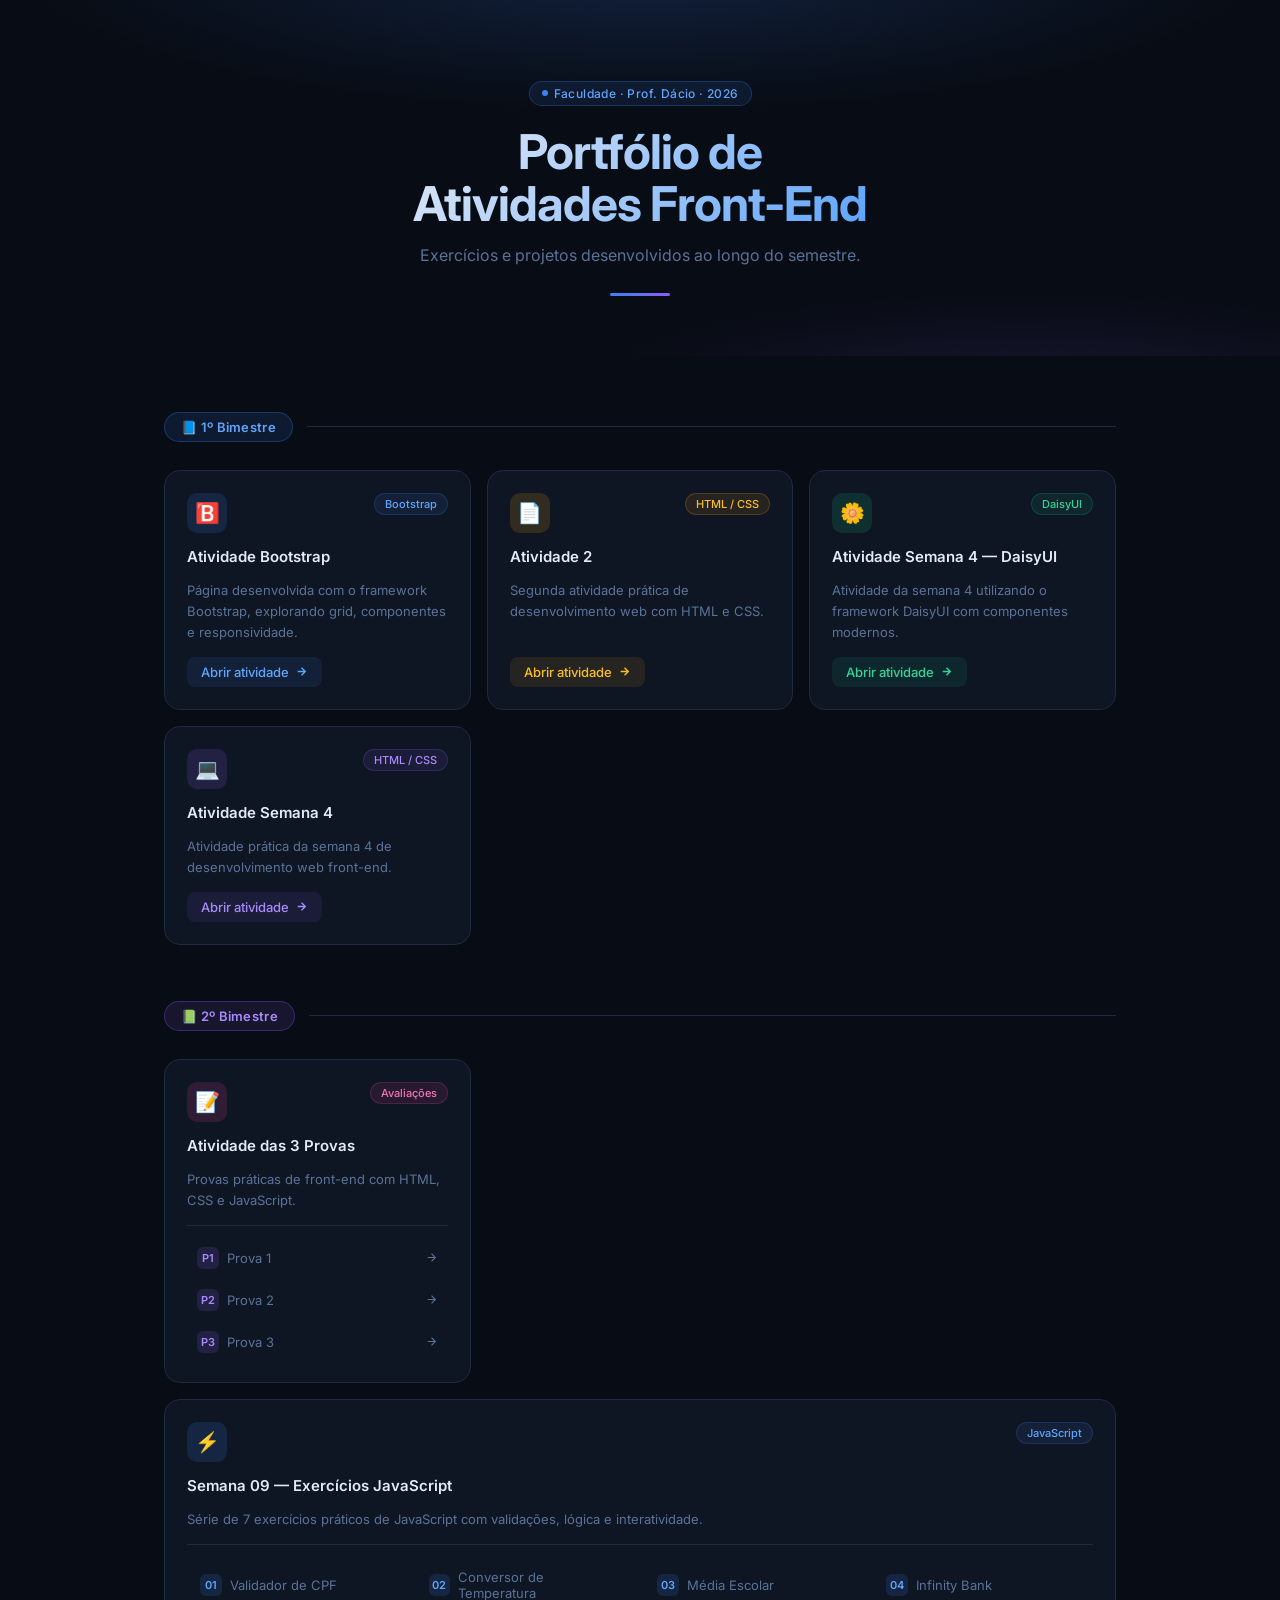
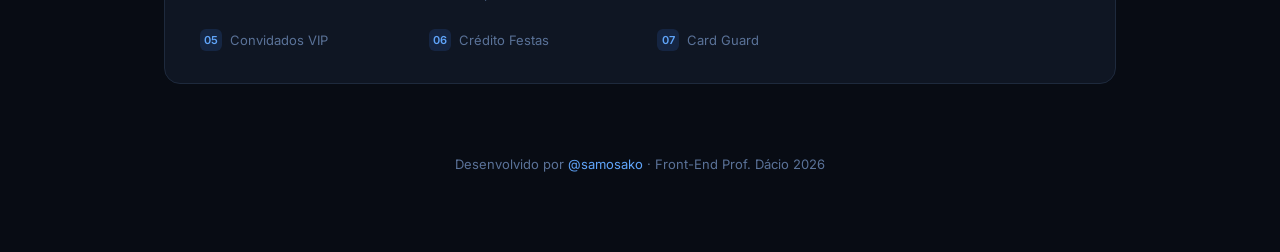
<file: index.html>
<!DOCTYPE html>
<html lang="pt-br">
<head>
  <meta charset="UTF-8" />
  <meta name="viewport" content="width=device-width, initial-scale=1.0" />
  <title>Portfólio — Prof. Dácio 2026</title>
  <link rel="preconnect" href="https://fonts.googleapis.com" />
  <link href="https://fonts.googleapis.com/css2?family=Inter:wght@400;500;600;700&display=swap" rel="stylesheet" />
  <style>
    *, *::before, *::after { box-sizing: border-box; margin: 0; padding: 0; }

    :root {
      --bg: #080c14;
      --surface: #0f1623;
      --surface2: #151d2e;
      --border: #1e2a3d;
      --border-hover: #2e4a7a;
      --text: #e2eaf6;
      --muted: #5a7298;
      --accent: #3b82f6;
      --accent2: #8b5cf6;
      --green: #10b981;
      --orange: #f59e0b;
      --pink: #ec4899;
    }

    body {
      font-family: 'Inter', -apple-system, sans-serif;
      background: var(--bg);
      color: var(--text);
      min-height: 100vh;
      padding-bottom: 80px;
    }

    /* ── HERO ── */
    .hero {
      position: relative;
      overflow: hidden;
      padding: 80px 24px 60px;
      text-align: center;
    }

    .hero::before {
      content: '';
      position: absolute;
      inset: 0;
      background:
        radial-gradient(ellipse 70% 60% at 50% -10%, rgba(59,130,246,.18) 0%, transparent 70%),
        radial-gradient(ellipse 50% 40% at 80% 110%, rgba(139,92,246,.12) 0%, transparent 70%);
      pointer-events: none;
    }

    .hero-badge {
      display: inline-flex;
      align-items: center;
      gap: 6px;
      font-size: 12px;
      font-weight: 500;
      color: #60a5fa;
      background: rgba(59,130,246,.1);
      border: 1px solid rgba(59,130,246,.25);
      border-radius: 99px;
      padding: 4px 12px;
      margin-bottom: 20px;
      letter-spacing: .4px;
    }

    .hero-badge::before {
      content: '';
      width: 6px; height: 6px;
      border-radius: 50%;
      background: #3b82f6;
      animation: pulse 2s infinite;
    }

    @keyframes pulse {
      0%, 100% { opacity: 1; transform: scale(1); }
      50% { opacity: .5; transform: scale(.8); }
    }

    .hero h1 {
      font-size: clamp(28px, 5vw, 48px);
      font-weight: 700;
      letter-spacing: -1px;
      line-height: 1.1;
      background: linear-gradient(135deg, #e2eaf6 30%, #60a5fa 70%, #a78bfa 100%);
      -webkit-background-clip: text;
      -webkit-text-fill-color: transparent;
      background-clip: text;
      margin-bottom: 12px;
    }

    .hero p {
      font-size: 16px;
      color: var(--muted);
      max-width: 480px;
      margin: 0 auto;
      line-height: 1.6;
    }

    .hero-divider {
      width: 60px;
      height: 3px;
      background: linear-gradient(90deg, var(--accent), var(--accent2));
      border-radius: 2px;
      margin: 24px auto 0;
    }

    /* ── LAYOUT ── */
    .container {
      max-width: 1000px;
      margin: 0 auto;
      padding: 0 24px;
    }

    /* ── BIMESTRE SECTION ── */
    .bimestre {
      margin-top: 56px;
    }

    .bimestre-header {
      display: flex;
      align-items: center;
      gap: 14px;
      margin-bottom: 28px;
    }

    .bimestre-pill {
      display: inline-flex;
      align-items: center;
      gap: 8px;
      font-size: 13px;
      font-weight: 600;
      padding: 6px 16px;
      border-radius: 99px;
      letter-spacing: .3px;
      white-space: nowrap;
    }

    .pill-1 {
      background: rgba(59,130,246,.12);
      border: 1px solid rgba(59,130,246,.3);
      color: #60a5fa;
    }

    .pill-2 {
      background: rgba(139,92,246,.12);
      border: 1px solid rgba(139,92,246,.3);
      color: #a78bfa;
    }

    .bimestre-line {
      flex: 1;
      height: 1px;
      background: var(--border);
    }

    /* ── GRID ── */
    .grid {
      display: grid;
      grid-template-columns: repeat(auto-fill, minmax(280px, 1fr));
      gap: 16px;
    }

    /* ── CARD ── */
    .card {
      background: var(--surface);
      border: 1px solid var(--border);
      border-radius: 16px;
      padding: 22px;
      display: flex;
      flex-direction: column;
      gap: 14px;
      text-decoration: none;
      color: inherit;
      transition: border-color .2s, transform .2s, box-shadow .2s;
      position: relative;
      overflow: hidden;
    }

    .card::after {
      content: '';
      position: absolute;
      inset: 0;
      opacity: 0;
      transition: opacity .2s;
      border-radius: inherit;
    }

    .card.blue::after  { background: radial-gradient(ellipse 80% 60% at 50% 0%, rgba(59,130,246,.06) 0%, transparent 70%); }
    .card.purple::after { background: radial-gradient(ellipse 80% 60% at 50% 0%, rgba(139,92,246,.06) 0%, transparent 70%); }
    .card.green::after  { background: radial-gradient(ellipse 80% 60% at 50% 0%, rgba(16,185,129,.06) 0%, transparent 70%); }
    .card.orange::after { background: radial-gradient(ellipse 80% 60% at 50% 0%, rgba(245,158,11,.06) 0%, transparent 70%); }
    .card.pink::after   { background: radial-gradient(ellipse 80% 60% at 50% 0%, rgba(236,72,153,.06) 0%, transparent 70%); }

    .card:hover { transform: translateY(-3px); }
    .card:hover::after { opacity: 1; }
    .card.blue:hover  { border-color: rgba(59,130,246,.45);  box-shadow: 0 8px 32px rgba(59,130,246,.1); }
    .card.purple:hover{ border-color: rgba(139,92,246,.45);  box-shadow: 0 8px 32px rgba(139,92,246,.1); }
    .card.green:hover { border-color: rgba(16,185,129,.45);  box-shadow: 0 8px 32px rgba(16,185,129,.1); }
    .card.orange:hover{ border-color: rgba(245,158,11,.45);  box-shadow: 0 8px 32px rgba(245,158,11,.1); }
    .card.pink:hover  { border-color: rgba(236,72,153,.45);  box-shadow: 0 8px 32px rgba(236,72,153,.1); }

    .card-top {
      display: flex;
      align-items: flex-start;
      justify-content: space-between;
      gap: 10px;
    }

    .card-icon {
      width: 40px; height: 40px;
      border-radius: 10px;
      display: flex;
      align-items: center;
      justify-content: center;
      font-size: 20px;
      flex-shrink: 0;
    }

    .icon-blue   { background: rgba(59,130,246,.15); }
    .icon-purple { background: rgba(139,92,246,.15); }
    .icon-green  { background: rgba(16,185,129,.15); }
    .icon-orange { background: rgba(245,158,11,.15); }
    .icon-pink   { background: rgba(236,72,153,.15); }

    .tag {
      font-size: 11px;
      font-weight: 500;
      padding: 3px 10px;
      border-radius: 99px;
    }

    .tag-blue   { background: rgba(59,130,246,.1);  color: #60a5fa;  border: 1px solid rgba(59,130,246,.2); }
    .tag-purple { background: rgba(139,92,246,.1);  color: #a78bfa;  border: 1px solid rgba(139,92,246,.2); }
    .tag-green  { background: rgba(16,185,129,.1);  color: #34d399;  border: 1px solid rgba(16,185,129,.2); }
    .tag-orange { background: rgba(245,158,11,.1);  color: #fbbf24;  border: 1px solid rgba(245,158,11,.2); }
    .tag-pink   { background: rgba(236,72,153,.1);  color: #f472b6;  border: 1px solid rgba(236,72,153,.2); }

    .card h2 {
      font-size: 15px;
      font-weight: 600;
      color: var(--text);
      line-height: 1.3;
    }

    .card p {
      font-size: 13px;
      color: var(--muted);
      line-height: 1.6;
      flex: 1;
    }

    .card-link {
      display: inline-flex;
      align-items: center;
      gap: 6px;
      font-size: 13px;
      font-weight: 500;
      padding: 7px 14px;
      border-radius: 8px;
      text-decoration: none;
      transition: background .15s, color .15s;
      align-self: flex-start;
    }

    .link-blue   { color: #60a5fa;  background: rgba(59,130,246,.1);  }
    .link-purple { color: #a78bfa;  background: rgba(139,92,246,.1);  }
    .link-green  { color: #34d399;  background: rgba(16,185,129,.1);  }
    .link-orange { color: #fbbf24;  background: rgba(245,158,11,.1);  }
    .link-pink   { color: #f472b6;  background: rgba(236,72,153,.1);  }

    .card-link:hover { filter: brightness(1.2); }

    /* ── SUB-LINKS (provas / exercícios) ── */
    .sub-links {
      display: flex;
      flex-direction: column;
      gap: 6px;
      border-top: 1px solid var(--border);
      padding-top: 14px;
    }

    .sub-link {
      display: flex;
      align-items: center;
      justify-content: space-between;
      font-size: 13px;
      color: var(--muted);
      text-decoration: none;
      padding: 7px 10px;
      border-radius: 8px;
      transition: background .15s, color .15s;
    }

    .sub-link:hover {
      background: var(--surface2);
      color: var(--text);
    }

    .sub-link span { display: flex; align-items: center; gap: 8px; }

    .sub-num {
      font-size: 11px;
      font-weight: 600;
      width: 22px; height: 22px;
      border-radius: 6px;
      display: flex; align-items: center; justify-content: center;
    }

    .num-blue   { background: rgba(59,130,246,.15); color: #60a5fa; }
    .num-purple { background: rgba(139,92,246,.15); color: #a78bfa; }
    .num-green  { background: rgba(16,185,129,.15); color: #34d399; }

    /* ── WIDE CARD (Semana 09) ── */
    .grid-wide { grid-column: 1 / -1; }

    .ex-grid {
      display: grid;
      grid-template-columns: repeat(auto-fill, minmax(200px, 1fr));
      gap: 8px;
      border-top: 1px solid var(--border);
      padding-top: 14px;
    }

    .ex-link {
      display: flex;
      align-items: center;
      gap: 8px;
      font-size: 13px;
      color: var(--muted);
      text-decoration: none;
      padding: 9px 12px;
      border-radius: 8px;
      border: 1px solid transparent;
      transition: all .15s;
    }

    .ex-link:hover {
      background: var(--surface2);
      border-color: var(--border);
      color: var(--text);
    }

    /* ── FOOTER ── */
    .footer {
      text-align: center;
      margin-top: 72px;
      font-size: 13px;
      color: var(--muted);
    }

    .footer a { color: #60a5fa; text-decoration: none; }
    .footer a:hover { text-decoration: underline; }

    @media (max-width: 600px) {
      .hero { padding: 60px 16px 40px; }
      .container { padding: 0 16px; }
      .grid { grid-template-columns: 1fr; }
      .ex-grid { grid-template-columns: 1fr 1fr; }
    }
  </style>
</head>
<body>

  <!-- ── HERO ── -->
  <div class="hero">
    <div class="hero-badge">Faculdade · Prof. Dácio · 2026</div>
    <h1>Portfólio de<br/>Atividades Front-End</h1>
    <p>Exercícios e projetos desenvolvidos ao longo do semestre.</p>
    <div class="hero-divider"></div>
  </div>

  <div class="container">

    <!-- ══════════════════════════════
         1º BIMESTRE
    ══════════════════════════════ -->
    <section class="bimestre">
      <div class="bimestre-header">
        <div class="bimestre-pill pill-1">📘 1º Bimestre</div>
        <div class="bimestre-line"></div>
      </div>

      <div class="grid">

        <!-- Bootstrap -->
        <a class="card blue" href="Atividade%20Bootstrap.html" target="_blank">
          <div class="card-top">
            <div class="card-icon icon-blue">🅱️</div>
            <span class="tag tag-blue">Bootstrap</span>
          </div>
          <h2>Atividade Bootstrap</h2>
          <p>Página desenvolvida com o framework Bootstrap, explorando grid, componentes e responsividade.</p>
          <span class="card-link link-blue">
            Abrir atividade
            <svg width="13" height="13" viewBox="0 0 24 24" fill="none" stroke="currentColor" stroke-width="2.5"><path d="M5 12h14M12 5l7 7-7 7"/></svg>
          </span>
        </a>

        <!-- Atividade 2 -->
        <a class="card orange" href="atividade%202.html" target="_blank">
          <div class="card-top">
            <div class="card-icon icon-orange">📄</div>
            <span class="tag tag-orange">HTML / CSS</span>
          </div>
          <h2>Atividade 2</h2>
          <p>Segunda atividade prática de desenvolvimento web com HTML e CSS.</p>
          <span class="card-link link-orange">
            Abrir atividade
            <svg width="13" height="13" viewBox="0 0 24 24" fill="none" stroke="currentColor" stroke-width="2.5"><path d="M5 12h14M12 5l7 7-7 7"/></svg>
          </span>
        </a>

        <!-- Semana 4 DaisyUI -->
        <a class="card green" href="atividade%20semana%204%20DaisyUi.html" target="_blank">
          <div class="card-top">
            <div class="card-icon icon-green">🌼</div>
            <span class="tag tag-green">DaisyUI</span>
          </div>
          <h2>Atividade Semana 4 — DaisyUI</h2>
          <p>Atividade da semana 4 utilizando o framework DaisyUI com componentes modernos.</p>
          <span class="card-link link-green">
            Abrir atividade
            <svg width="13" height="13" viewBox="0 0 24 24" fill="none" stroke="currentColor" stroke-width="2.5"><path d="M5 12h14M12 5l7 7-7 7"/></svg>
          </span>
        </a>

        <!-- Semana 4 -->
        <a class="card purple" href="atividade%20semana%204.html" target="_blank">
          <div class="card-top">
            <div class="card-icon icon-purple">💻</div>
            <span class="tag tag-purple">HTML / CSS</span>
          </div>
          <h2>Atividade Semana 4</h2>
          <p>Atividade prática da semana 4 de desenvolvimento web front-end.</p>
          <span class="card-link link-purple">
            Abrir atividade
            <svg width="13" height="13" viewBox="0 0 24 24" fill="none" stroke="currentColor" stroke-width="2.5"><path d="M5 12h14M12 5l7 7-7 7"/></svg>
          </span>
        </a>

      </div>
    </section>

    <!-- ══════════════════════════════
         2º BIMESTRE
    ══════════════════════════════ -->
    <section class="bimestre">
      <div class="bimestre-header">
        <div class="bimestre-pill pill-2">📗 2º Bimestre</div>
        <div class="bimestre-line"></div>
      </div>

      <div class="grid">

        <!-- 3 Provas -->
        <div class="card pink" style="cursor:default;">
          <div class="card-top">
            <div class="card-icon icon-pink">📝</div>
            <span class="tag tag-pink">Avaliações</span>
          </div>
          <h2>Atividade das 3 Provas</h2>
          <p>Provas práticas de front-end com HTML, CSS e JavaScript.</p>
          <div class="sub-links">
            <a class="sub-link" href="atividade%20das%203%20provas/prova%201/index.html" target="_blank">
              <span><span class="sub-num num-purple">P1</span> Prova 1</span>
              <svg width="13" height="13" viewBox="0 0 24 24" fill="none" stroke="currentColor" stroke-width="2"><path d="M5 12h14M12 5l7 7-7 7"/></svg>
            </a>
            <a class="sub-link" href="atividade%20das%203%20provas/prova%202/index.html" target="_blank">
              <span><span class="sub-num num-purple">P2</span> Prova 2</span>
              <svg width="13" height="13" viewBox="0 0 24 24" fill="none" stroke="currentColor" stroke-width="2"><path d="M5 12h14M12 5l7 7-7 7"/></svg>
            </a>
            <a class="sub-link" href="atividade%20das%203%20provas/prova%203/index.html" target="_blank">
              <span><span class="sub-num num-purple">P3</span> Prova 3</span>
              <svg width="13" height="13" viewBox="0 0 24 24" fill="none" stroke="currentColor" stroke-width="2"><path d="M5 12h14M12 5l7 7-7 7"/></svg>
            </a>
          </div>
        </div>

        <!-- Semana 09 — WIDE -->
        <div class="card blue grid-wide" style="cursor:default;">
          <div class="card-top">
            <div class="card-icon icon-blue">⚡</div>
            <span class="tag tag-blue">JavaScript</span>
          </div>
          <h2>Semana 09 — Exercícios JavaScript</h2>
          <p>Série de 7 exercícios práticos de JavaScript com validações, lógica e interatividade.</p>
          <div class="ex-grid">
            <a class="ex-link" href="Semana%2009%20atividade/ex01-validador-cpf.html" target="_blank">
              <span class="sub-num num-blue">01</span> Validador de CPF
            </a>
            <a class="ex-link" href="Semana%2009%20atividade/ex02-conversor-temperatura.html" target="_blank">
              <span class="sub-num num-blue">02</span> Conversor de Temperatura
            </a>
            <a class="ex-link" href="Semana%2009%20atividade/ex03-media-escolar.html" target="_blank">
              <span class="sub-num num-blue">03</span> Média Escolar
            </a>
            <a class="ex-link" href="Semana%2009%20atividade/ex04-infinity-bank.html" target="_blank">
              <span class="sub-num num-blue">04</span> Infinity Bank
            </a>
            <a class="ex-link" href="Semana%2009%20atividade/ex05-convidados-vip.html" target="_blank">
              <span class="sub-num num-blue">05</span> Convidados VIP
            </a>
            <a class="ex-link" href="Semana%2009%20atividade/ex06-credito-festas.html" target="_blank">
              <span class="sub-num num-blue">06</span> Crédito Festas
            </a>
            <a class="ex-link" href="Semana%2009%20atividade/ex07-card-guard.html" target="_blank">
              <span class="sub-num num-blue">07</span> Card Guard
            </a>
          </div>
        </div>

      </div>
    </section>

    <!-- ── FOOTER ── -->
    <footer class="footer">
      <p>Desenvolvido por <a href="https://github.com/samosako" target="_blank">@samosako</a> · Front-End Prof. Dácio 2026</p>
    </footer>

  </div>

</body>
</html>
</file>
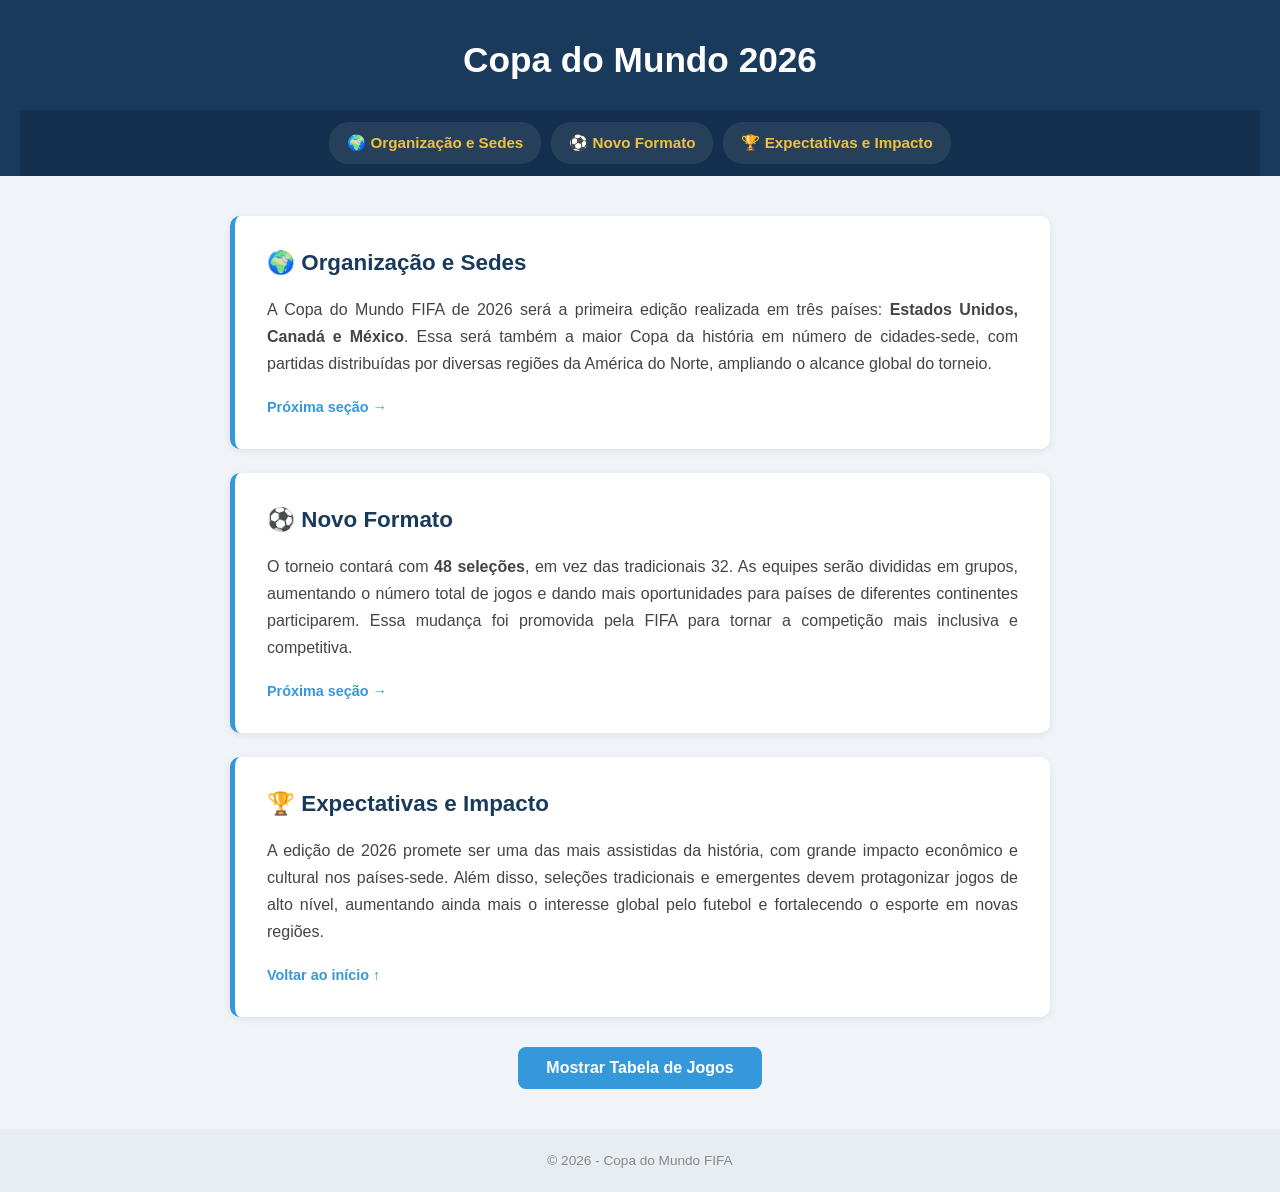
<file: atividade das 3 provas/prova 1/index.html>
<!DOCTYPE html>
<html lang="pt-br">
<head>
    <meta charset="UTF-8">
    <meta name="viewport" content="width=device-width, initial-scale=1.0">
    <title>Copa do Mundo 2026</title>
    <link rel="stylesheet" href="styles.css">
</head>
<body>

    <header>
        <h1>Copa do Mundo 2026</h1>
        <nav>
            <a href="#organizacao">🌍 Organização e Sedes</a>
            <a href="#formato">⚽ Novo Formato</a>
            <a href="#expectativas">🏆 Expectativas e Impacto</a>
        </nav>
    </header>

    <main>
        <section id="organizacao" class="secao">
            <h2>🌍 Organização e Sedes</h2>
            <p>
                A Copa do Mundo FIFA de 2026 será a primeira edição realizada em três países:
                <strong>Estados Unidos, Canadá e México</strong>. Essa será também a maior Copa da história
                em número de cidades-sede, com partidas distribuídas por diversas regiões da América do Norte,
                ampliando o alcance global do torneio.
            </p>
            <a href="#formato">Próxima seção →</a>
        </section>

        <section id="formato" class="secao">
            <h2>⚽ Novo Formato</h2>
            <p>
                O torneio contará com <strong>48 seleções</strong>, em vez das tradicionais 32.
                As equipes serão divididas em grupos, aumentando o número total de jogos e dando mais
                oportunidades para países de diferentes continentes participarem. Essa mudança foi
                promovida pela FIFA para tornar a competição mais inclusiva e competitiva.
            </p>
            <a href="#expectativas">Próxima seção →</a>
        </section>

        <section id="expectativas" class="secao">
            <h2>🏆 Expectativas e Impacto</h2>
            <p>
                A edição de 2026 promete ser uma das mais assistidas da história, com grande impacto
                econômico e cultural nos países-sede. Além disso, seleções tradicionais e emergentes
                devem protagonizar jogos de alto nível, aumentando ainda mais o interesse global pelo
                futebol e fortalecendo o esporte em novas regiões.
            </p>
            <a href="#organizacao">Voltar ao início ↑</a>
        </section>

        <div class="botao-container">
            <button onclick="mostrarTabela()">Mostrar Tabela de Jogos</button>
        </div>

        <div id="tabela-container"></div>
    </main>

    <footer>
        <p>© 2026 - Copa do Mundo FIFA</p>
    </footer>

    <script>
        function mostrarTabela() {
            const container = document.getElementById('tabela-container');
            container.innerHTML = '';
            const img = document.createElement('img');
            img.src = 'img/Tabela_Jogos.png';
            img.alt = 'Tabela de Jogos da Copa 2026';
            img.style.maxWidth = '100%';
            container.appendChild(img);
        }
    </script>

</body>
</html>
</file>
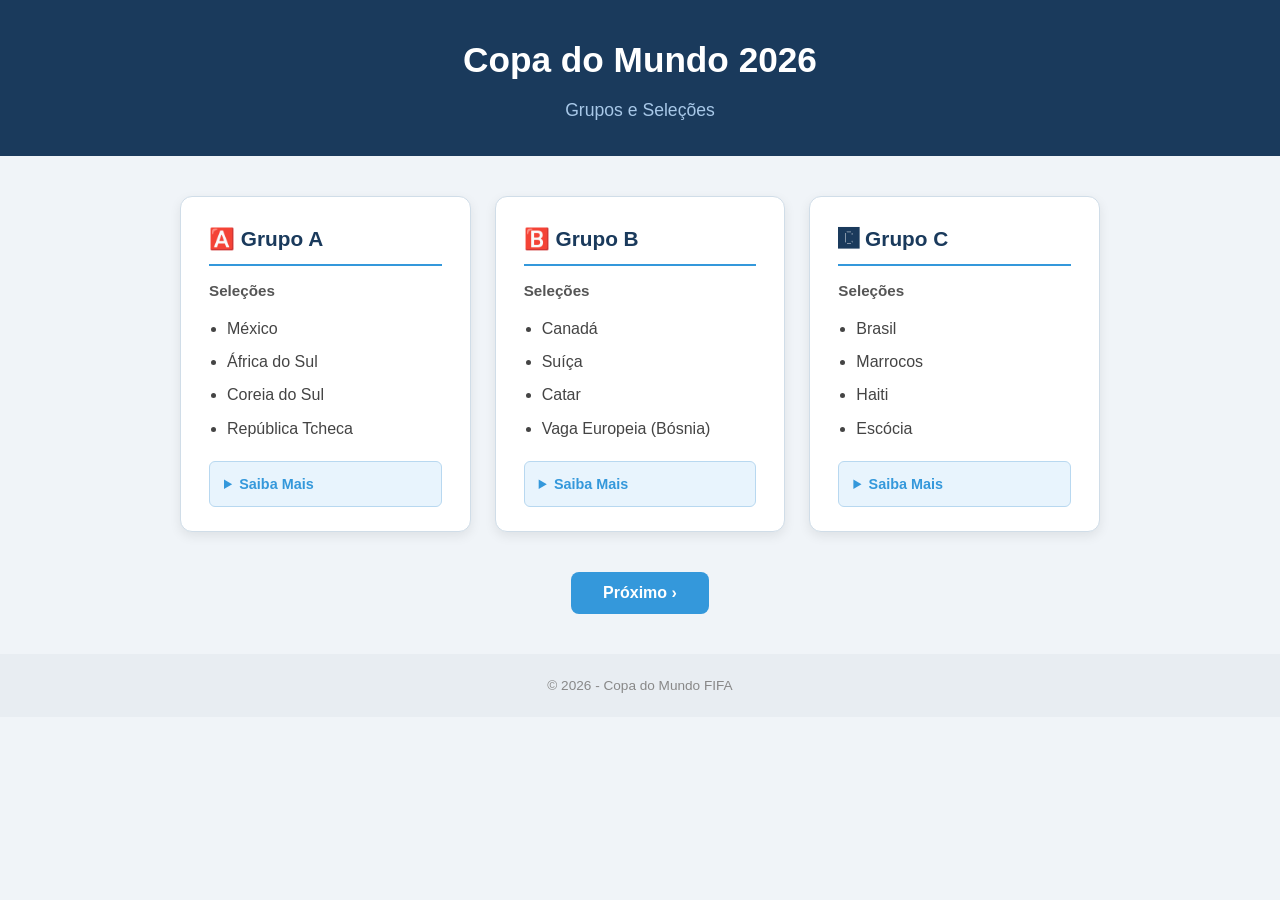
<file: atividade das 3 provas/prova 2/index.html>
<!DOCTYPE html>
<html lang="pt-br">
<head>
    <meta charset="UTF-8">
    <meta name="viewport" content="width=device-width, initial-scale=1.0">
    <title>Copa do Mundo 2026 - Grupos</title>
    <link rel="stylesheet" href="styles.css">
</head>
<body>

    <header>
        <h1>Copa do Mundo 2026</h1>
        <h2>Grupos e Seleções</h2>
    </header>

    <main id="grupos-container">

        <!-- PÁGINA 1: Grupos A, B, C -->
        <div id="pagina-1">

            <div id="grupo-a" class="card-grupo">
                <h3>🅰️ Grupo A</h3>
                <h4>Seleções</h4>
                <ul>
                    <li>México</li>
                    <li>África do Sul</li>
                    <li>Coreia do Sul</li>
                    <li>República Tcheca</li>
                </ul>
                <details>
                    <summary>Saiba Mais</summary>
                    <p>O jogo de abertura será México x África do Sul. Confrontos entre Coreia do Sul e seleções europeias já ocorreram em várias Copas, com histórico equilibrado.</p>
                </details>
            </div>

            <div id="grupo-b" class="card-grupo">
                <h3>🅱️ Grupo B</h3>
                <h4>Seleções</h4>
                <ul>
                    <li>Canadá</li>
                    <li>Suíça</li>
                    <li>Catar</li>
                    <li>Vaga Europeia (Bósnia)</li>
                </ul>
                <details>
                    <summary>Saiba Mais</summary>
                    <p>O Canadá joga em casa, fator importante de desempenho. Catar e Suíça já se enfrentaram recentemente em amistosos internacionais.</p>
                </details>
            </div>

            <div id="grupo-c" class="card-grupo">
                <h3>🅲 Grupo C</h3>
                <h4>Seleções</h4>
                <ul>
                    <li>Brasil</li>
                    <li>Marrocos</li>
                    <li>Haiti</li>
                    <li>Escócia</li>
                </ul>
                <details>
                    <summary>Saiba Mais</summary>
                    <p>Brasil, Marrocos e Escócia já dividiram grupo em 1998. Brasil nunca perdeu para a Escócia em Copas.</p>
                </details>
            </div>

        </div>

        <!-- PÁGINA 2: Grupos D, E, F (oculto inicialmente) -->
        <div id="pagina-2" style="display: none;">

            <div id="grupo-d" class="card-grupo">
                <h3>Grupo 🅳</h3>
                <h4>Seleções</h4>
                <ul>
                    <li>Estados Unidos</li>
                    <li>Paraguai</li>
                    <li>Austrália</li>
                    <li>Turquia</li>
                </ul>
                <details>
                    <summary>Saiba Mais</summary>
                    <p>Os EUA jogam em casa, vantagem histórica em Copas. Austrália enfrenta frequentemente seleções sul-americanas em torneios.</p>
                </details>
            </div>

            <div id="grupo-e" class="card-grupo">
                <h3>Grupo 🅴</h3>
                <h4>Seleções</h4>
                <ul>
                    <li>Alemanha</li>
                    <li>Equador</li>
                    <li>Costa do Marfim</li>
                    <li>Curaçao</li>
                </ul>
                <details>
                    <summary>Saiba Mais</summary>
                    <p>Alemanha costuma dominar fases de grupos. Equador e Costa do Marfim têm estilos físicos semelhantes.</p>
                </details>
            </div>

            <div id="grupo-f" class="card-grupo">
                <h3>Grupo 🅵</h3>
                <h4>Seleções</h4>
                <ul>
                    <li>Holanda</li>
                    <li>Japão</li>
                    <li>Tunísia</li>
                    <li>Suécia</li>
                </ul>
                <details>
                    <summary>Saiba Mais</summary>
                    <p>Holanda e Japão têm histórico de jogos técnicos. Tunísia e Suécia disputam presença na segunda fase.</p>
                </details>
            </div>

        </div>

    </main>

    <div class="botao-container">
        <button id="btn-proximo" onclick="proximo()">Próximo ›</button>
    </div>

    <footer>
        <p>© 2026 - Copa do Mundo FIFA</p>
    </footer>

    <script>
        let pagAtual = 1;

        function proximo() {
            const p1 = document.getElementById('pagina-1');
            const p2 = document.getElementById('pagina-2');
            const btn = document.getElementById('btn-proximo');

            if (pagAtual === 1) {
                p1.style.display = 'none';
                p2.style.display = 'block';
                btn.textContent = '‹ Anterior';
                pagAtual = 2;
            } else {
                p2.style.display = 'none';
                p1.style.display = 'block';
                btn.textContent = 'Próximo ›';
                pagAtual = 1;
            }
        }
    </script>

</body>
</html>
</file>
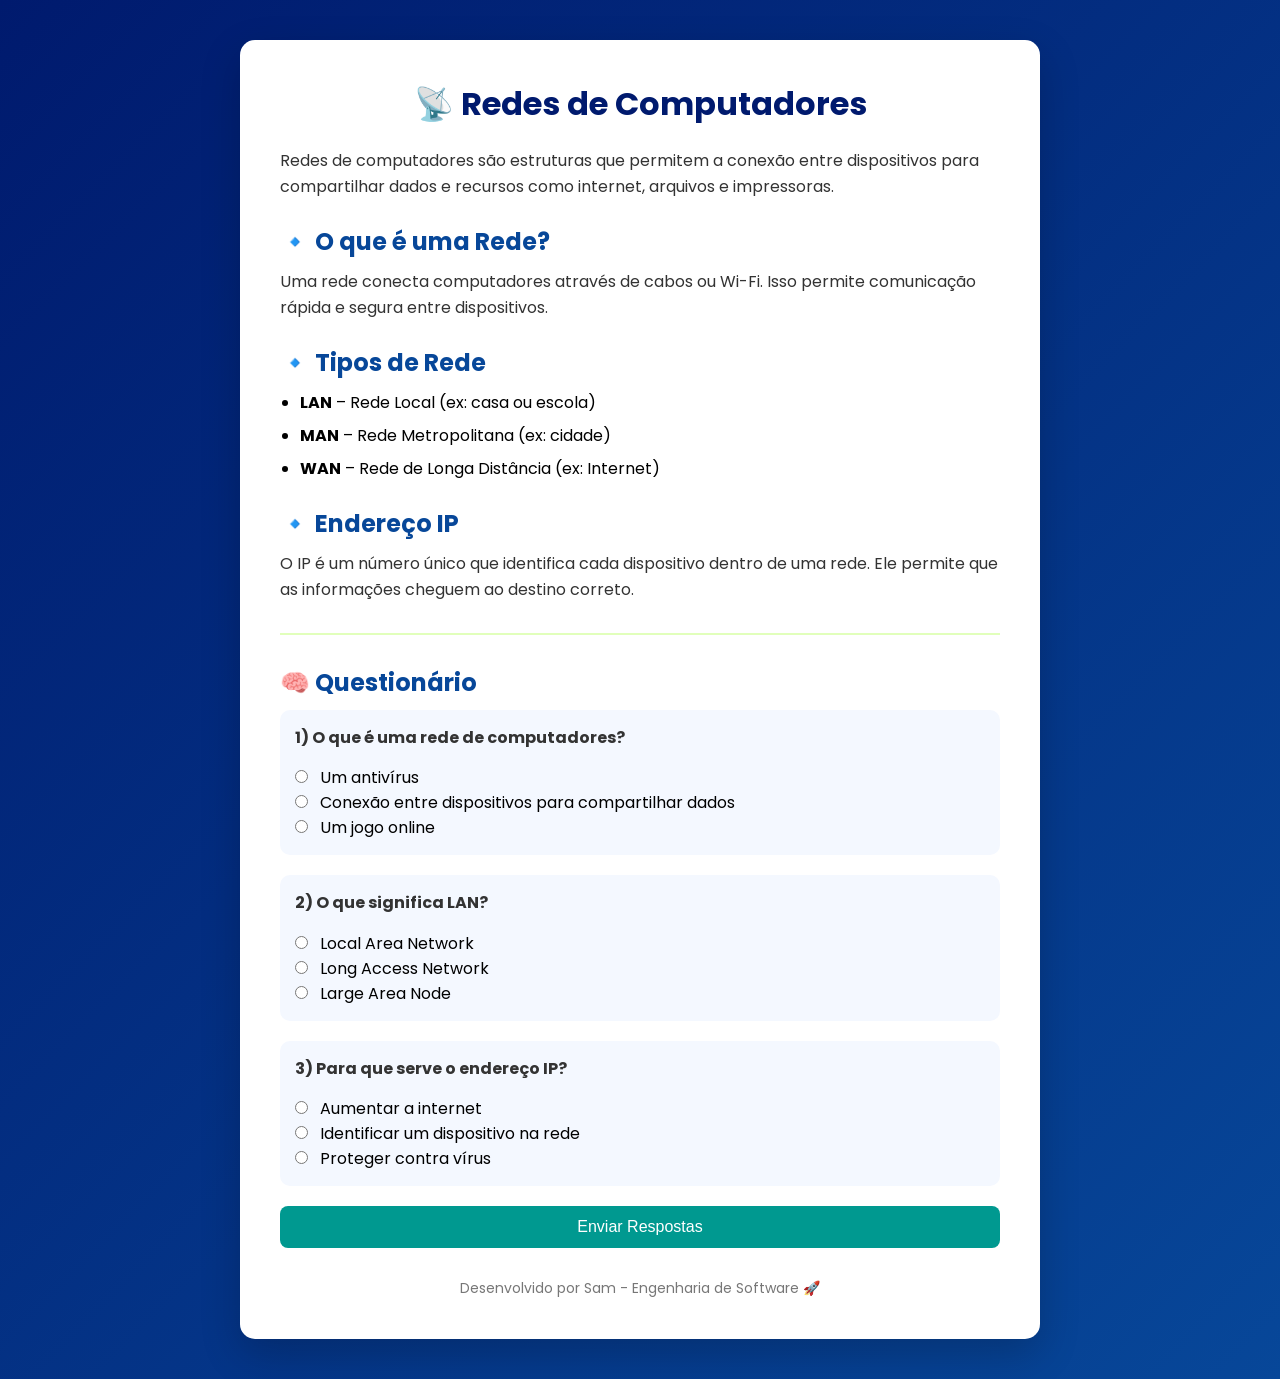
<file: atividade 2.html>
<!DOCTYPE html>
<html lang="pt-br">
<head>
    <meta charset="UTF-8">
    <title>Aprendendo Redes de Computadores</title>

    <link href="https://fonts.googleapis.com/css2?family=Poppins:wght@300;500;700&display=swap" rel="stylesheet">

    <style>
        * {
            margin: 0;
            padding: 0;
            box-sizing: border-box;
        }

        body {
            font-family: 'Poppins', sans-serif;
            background: linear-gradient(135deg, #001A6E, #074799);
            display: flex;
            justify-content: center;
            padding: 40px;
        }

        .container {
            background: white;
            width: 800px;
            padding: 40px;
            border-radius: 15px;
            box-shadow: 0 15px 40px rgba(0,0,0,0.2);
        }

        h1 {
            text-align: center;
            color: #001A6E;
            margin-bottom: 20px;
        }

        h2 {
            color: #074799;
            margin-top: 25px;
            margin-bottom: 10px;
        }

        p {
            margin-bottom: 15px;
            line-height: 1.6;
            color: #333;
        }

        ul {
            margin-left: 20px;
            margin-bottom: 20px;
        }

        li {
            margin-bottom: 8px;
        }

        hr {
            margin: 30px 0;
            border: none;
            height: 2px;
            background: #E1FFBB;
        }

        .question {
            margin-bottom: 20px;
            padding: 15px;
            background-color: #f4f8ff;
            border-radius: 10px;
        }

        input[type="radio"] {
            margin-right: 8px;
        }

        button {
            width: 100%;
            padding: 12px;
            background-color: #009990;
            color: white;
            border: none;
            border-radius: 8px;
            font-size: 16px;
            cursor: pointer;
            transition: 0.3s;
        }

        button:hover {
            background-color: #007777;
            transform: scale(1.02);
        }

        footer {
            text-align: center;
            margin-top: 30px;
            font-size: 14px;
            color: #777;
        }

    </style>
</head>
<body>

<div class="container">

    <h1>📡 Redes de Computadores</h1>

    <p>
        Redes de computadores são estruturas que permitem a conexão entre dispositivos
        para compartilhar dados e recursos como internet, arquivos e impressoras.
    </p>

    <h2>🔹 O que é uma Rede?</h2>
    <p>
        Uma rede conecta computadores através de cabos ou Wi-Fi.
        Isso permite comunicação rápida e segura entre dispositivos.
    </p>

    <h2>🔹 Tipos de Rede</h2>
    <ul>
        <li><strong>LAN</strong> – Rede Local (ex: casa ou escola)</li>
        <li><strong>MAN</strong> – Rede Metropolitana (ex: cidade)</li>
        <li><strong>WAN</strong> – Rede de Longa Distância (ex: Internet)</li>
    </ul>

    <h2>🔹 Endereço IP</h2>
    <p>
        O IP é um número único que identifica cada dispositivo dentro de uma rede.
        Ele permite que as informações cheguem ao destino correto.
    </p>

    <hr>

    <h2>🧠 Questionário</h2>

    <form>

        <div class="question">
            <p><strong>1) O que é uma rede de computadores?</strong></p>
            <input type="radio" name="q1"> Um antivírus <br>
            <input type="radio" name="q1"> Conexão entre dispositivos para compartilhar dados <br>
            <input type="radio" name="q1"> Um jogo online
        </div>

        <div class="question">
            <p><strong>2) O que significa LAN?</strong></p>
            <input type="radio" name="q2"> Local Area Network <br>
            <input type="radio" name="q2"> Long Access Network <br>
            <input type="radio" name="q2"> Large Area Node
        </div>

        <div class="question">
            <p><strong>3) Para que serve o endereço IP?</strong></p>
            <input type="radio" name="q3"> Aumentar a internet <br>
            <input type="radio" name="q3"> Identificar um dispositivo na rede <br>
            <input type="radio" name="q3"> Proteger contra vírus
        </div>

        <button type="submit">Enviar Respostas</button>

    </form>

    <footer>
        Desenvolvido por Sam - Engenharia de Software 🚀
    </footer>

</div>

</body>
</html>
</file>
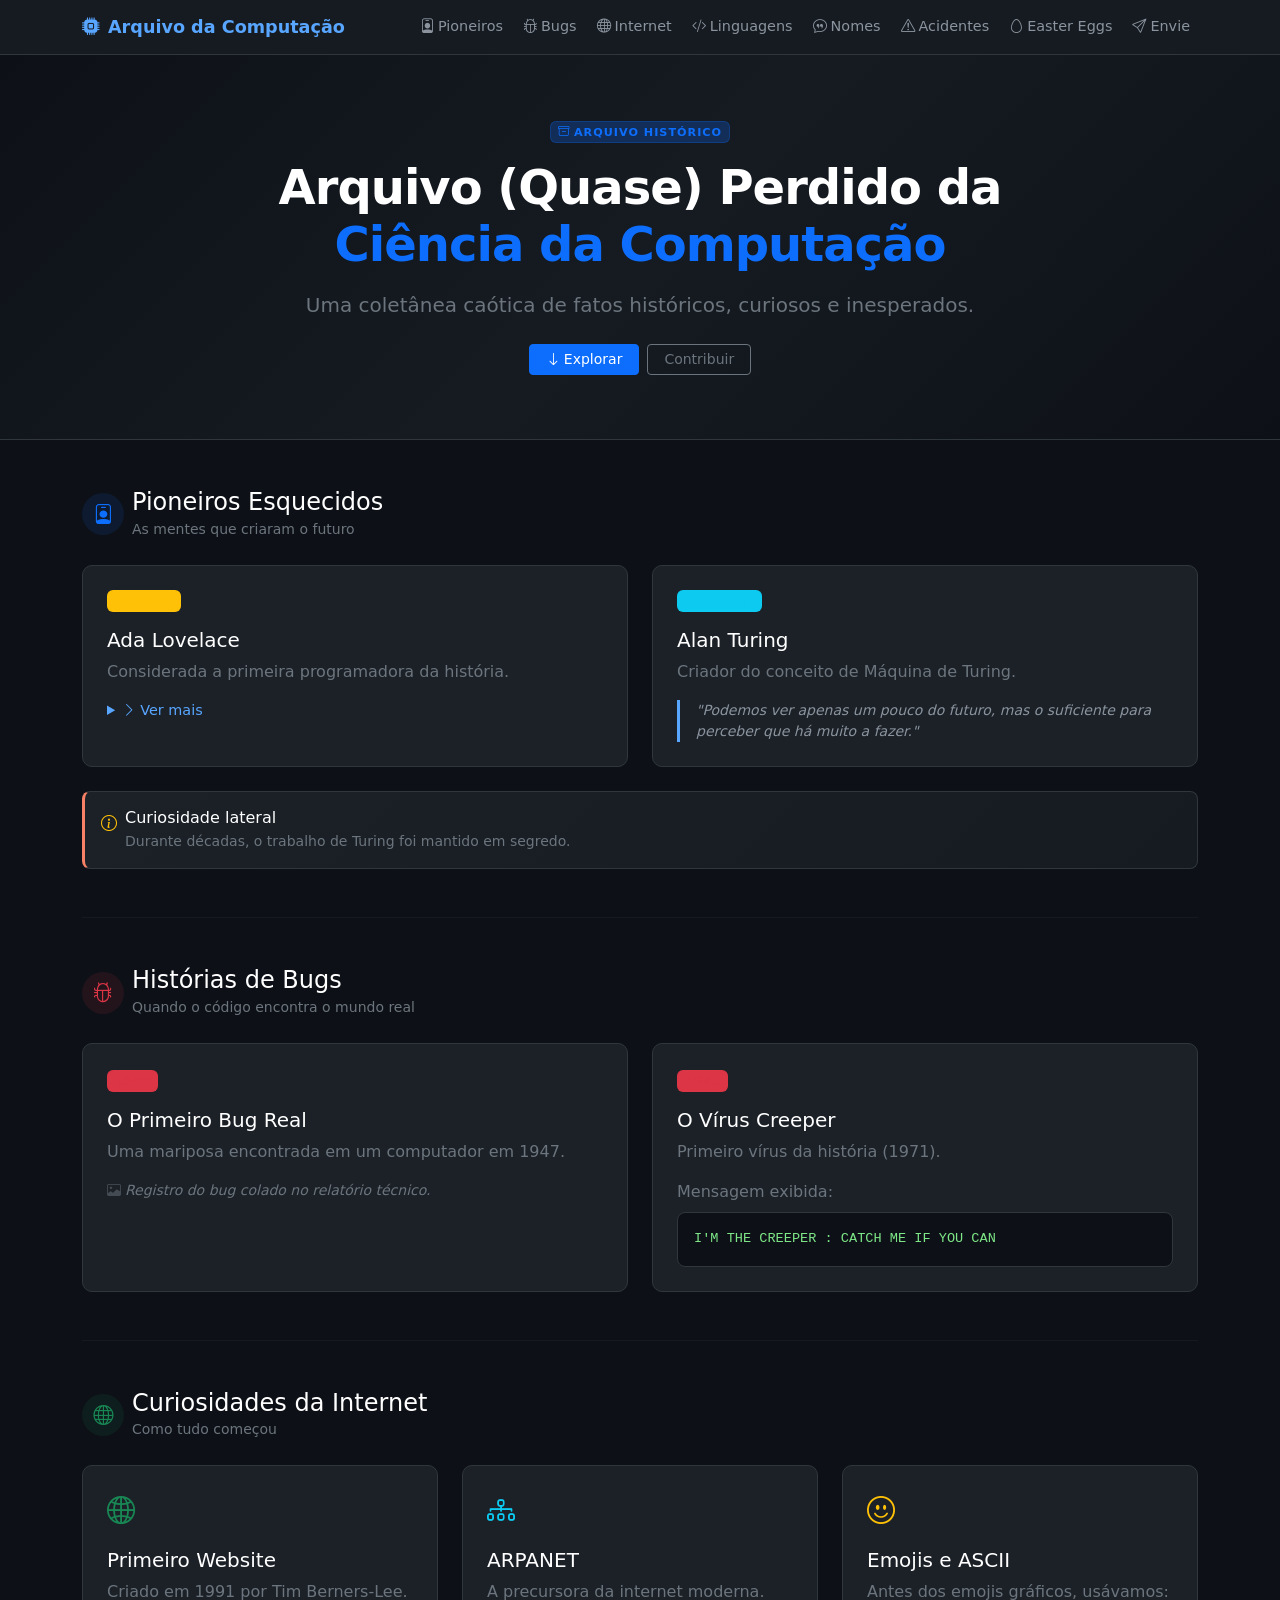
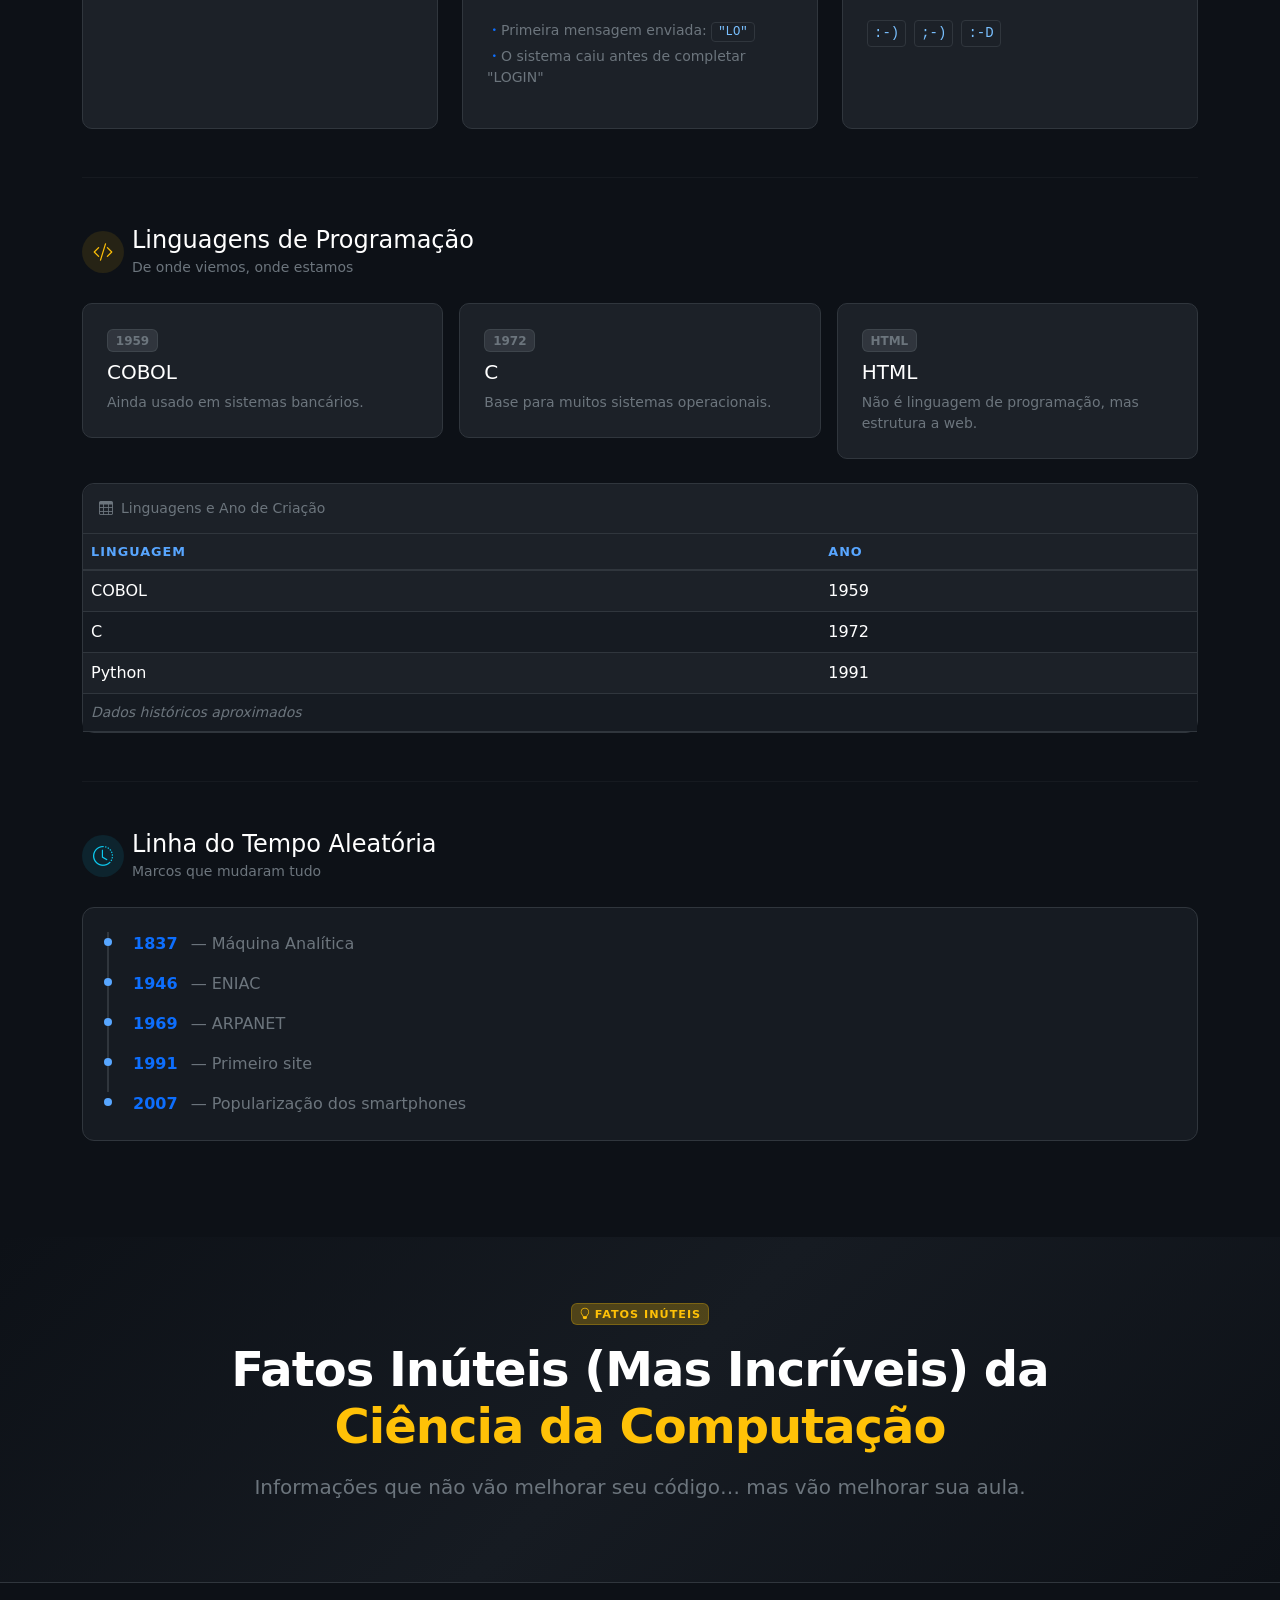
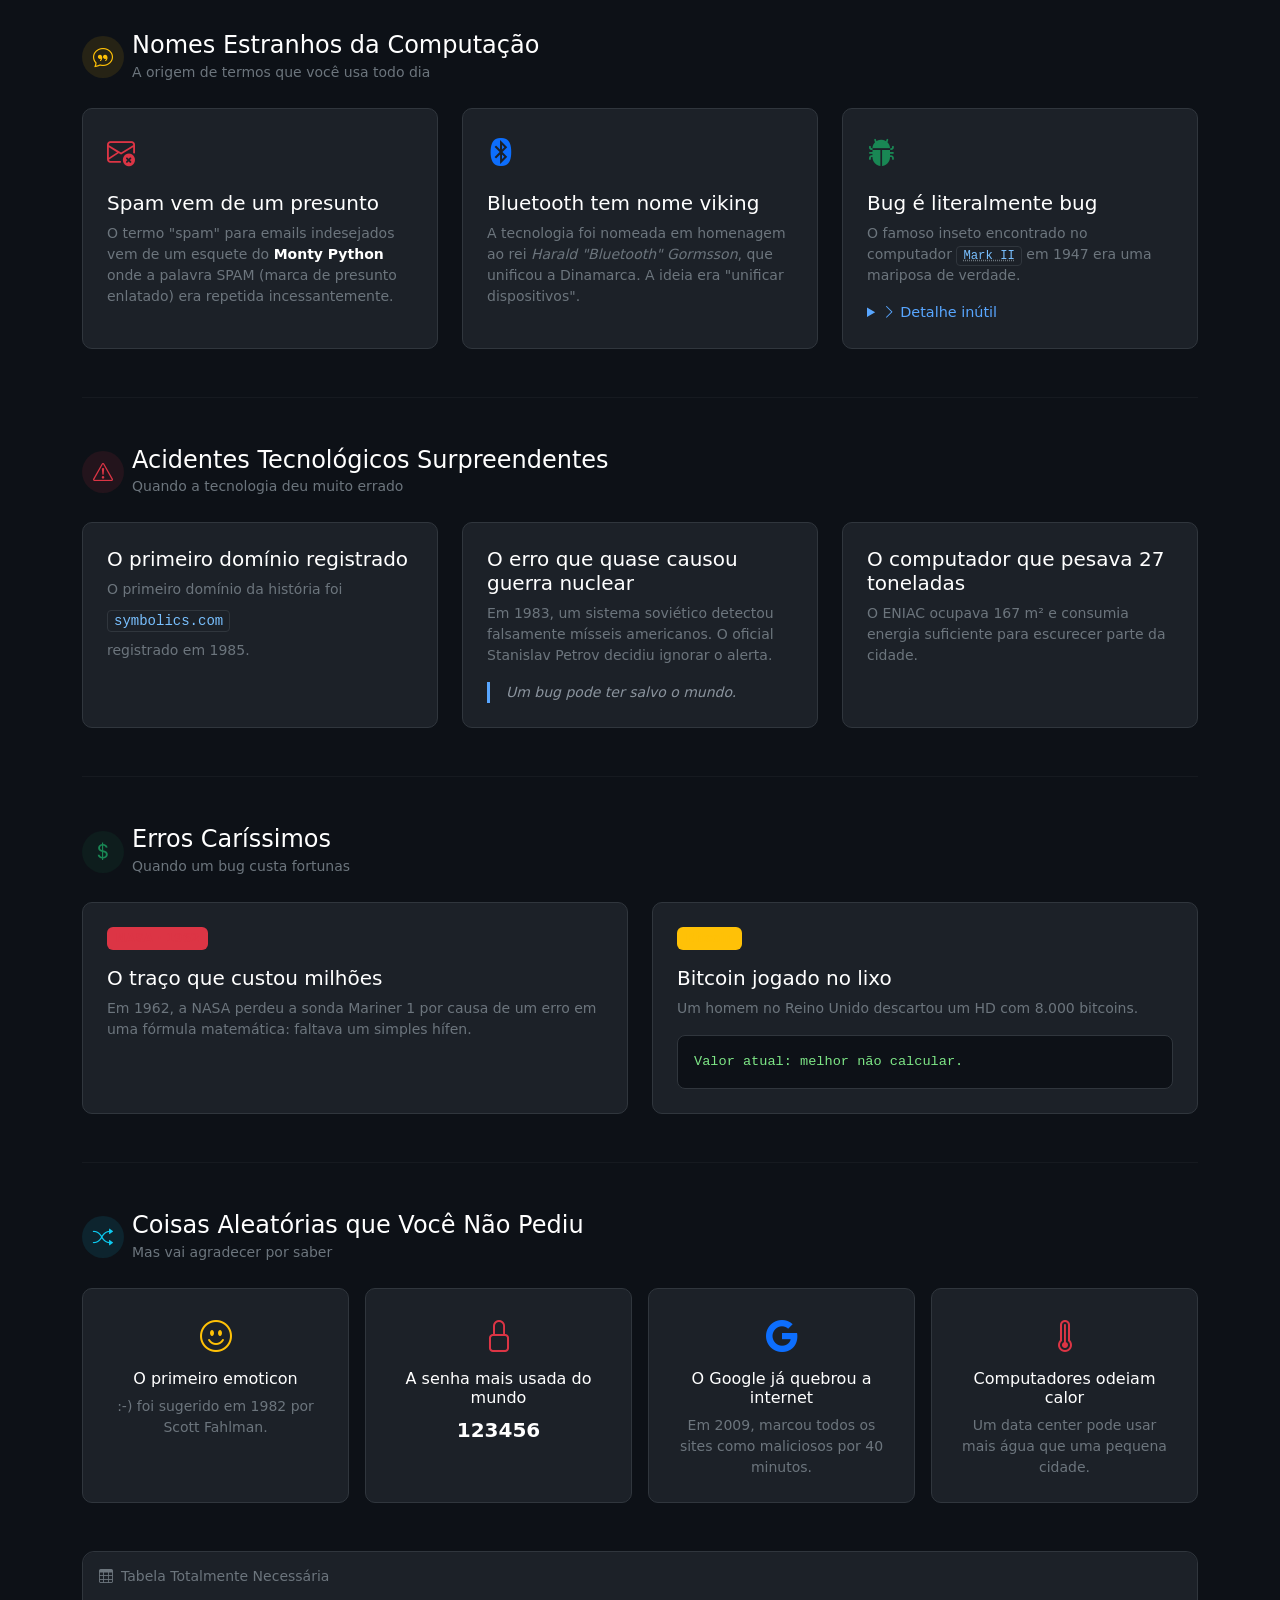
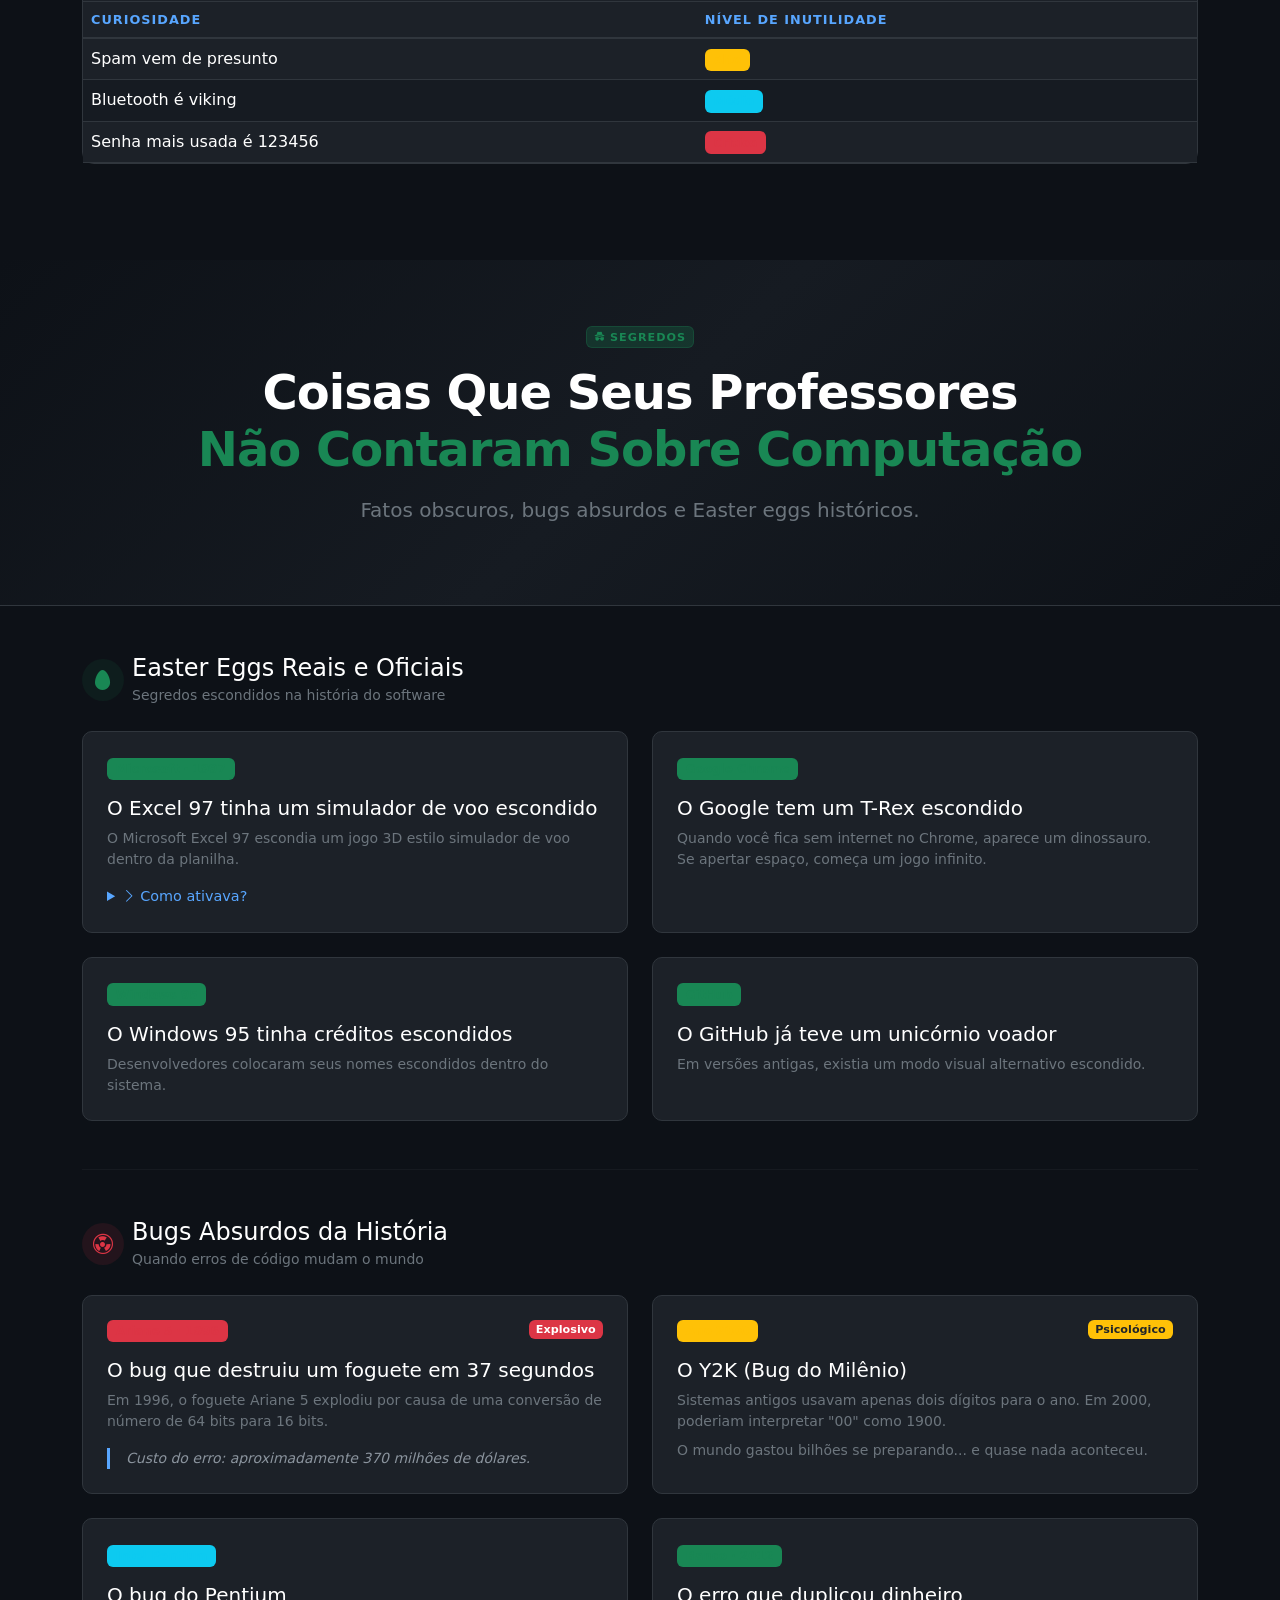
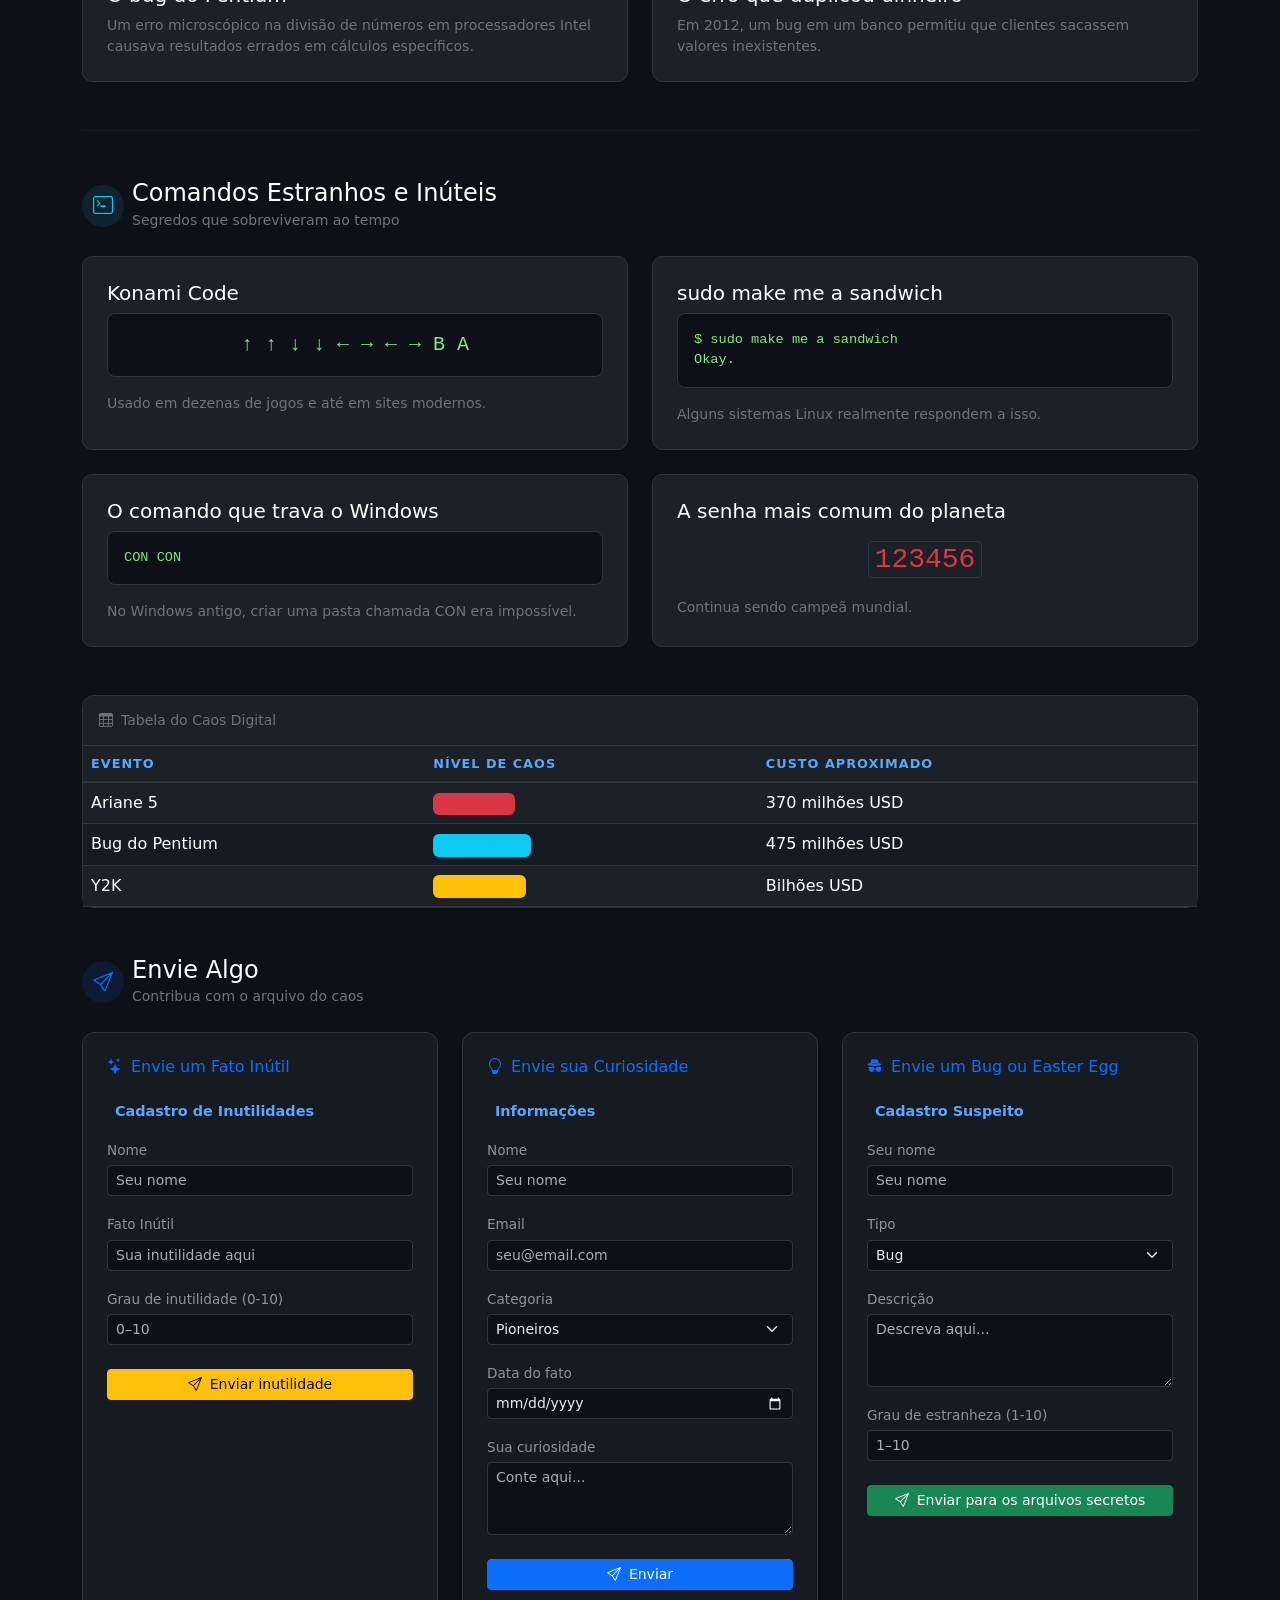
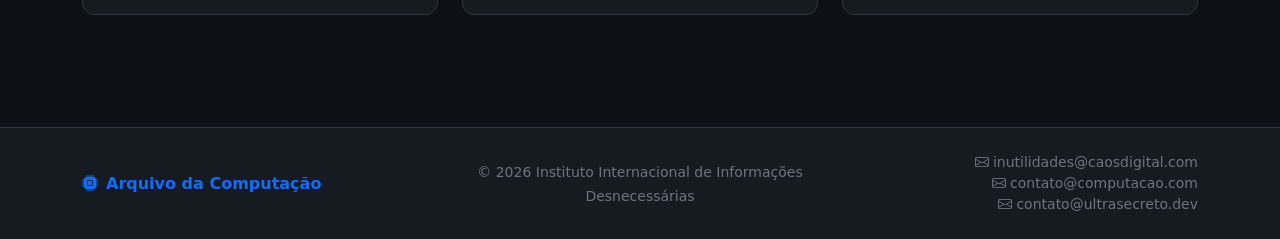
<file: Atividade Bootstrap.html>
<!DOCTYPE html>
<html lang="pt-br" data-bs-theme="dark">
<head>
    <meta charset="UTF-8">
    <meta name="description" content="Curiosidades e fatos históricos da Ciência da Computação">
    <meta name="author" content="Portal Computação">
    <meta name="viewport" content="width=device-width, initial-scale=1.0">
    <title>Arquivo Confuso da Computação</title>
    <link href="https://cdn.jsdelivr.net/npm/bootstrap@5.3.3/dist/css/bootstrap.min.css" rel="stylesheet">
    <link href="https://cdn.jsdelivr.net/npm/bootstrap-icons@1.11.3/font/bootstrap-icons.min.css" rel="stylesheet">
    <style>
        body {
            background-color: #0d1117;
            color: #e6edf3;
        }
        .hero-section {
            background: linear-gradient(135deg, #0d1117 0%, #161b22 50%, #0d1117 100%);
            border-bottom: 1px solid #30363d;
        }
        .hero-section h1 {
            font-size: clamp(1.8rem, 4vw, 3rem);
            font-weight: 800;
            letter-spacing: -1px;
        }
        .section-card {
            background-color: #161b22;
            border: 1px solid #30363d;
            border-radius: 12px;
        }
        .section-card .card-header {
            background-color: #1c2128;
            border-bottom: 1px solid #30363d;
            border-radius: 12px 12px 0 0 !important;
        }
        .article-card {
            background-color: #1c2128;
            border: 1px solid #30363d;
            border-radius: 10px;
            transition: border-color 0.2s, transform 0.2s;
        }
        .article-card:hover {
            border-color: #58a6ff;
            transform: translateY(-2px);
        }
        .navbar {
            background-color: #161b22 !important;
            border-bottom: 1px solid #30363d;
            position: sticky;
            top: 0;
            z-index: 1030;
        }
        .navbar-brand {
            font-weight: 700;
            color: #58a6ff !important;
            font-size: 1.1rem;
        }
        .nav-link {
            color: #8b949e !important;
            font-size: 0.9rem;
            transition: color 0.2s;
        }
        .nav-link:hover {
            color: #e6edf3 !important;
        }
        .badge-section {
            font-size: 0.7rem;
            letter-spacing: 1px;
            text-transform: uppercase;
        }
        pre {
            background-color: #0d1117;
            border: 1px solid #30363d;
            border-radius: 8px;
            padding: 1rem;
            color: #7ee787;
            font-size: 0.85rem;
        }
        code:not(pre code) {
            background-color: #1c2128;
            border: 1px solid #30363d;
            color: #79c0ff;
            padding: 2px 6px;
            border-radius: 4px;
            font-size: 0.875em;
        }
        blockquote {
            border-left: 3px solid #58a6ff;
            padding-left: 1rem;
            color: #8b949e;
            font-style: italic;
            margin: 0;
        }
        .table {
            --bs-table-bg: #161b22;
            --bs-table-border-color: #30363d;
            --bs-table-striped-bg: #1c2128;
            --bs-table-hover-bg: #21262d;
        }
        .table thead th {
            background-color: #1c2128;
            color: #58a6ff;
            border-bottom: 2px solid #30363d;
            font-size: 0.8rem;
            text-transform: uppercase;
            letter-spacing: 1px;
        }
        details summary {
            cursor: pointer;
            color: #58a6ff;
            font-size: 0.9rem;
        }
        details summary:hover {
            color: #79c0ff;
        }
        details[open] summary {
            margin-bottom: 0.5rem;
        }
        .aside-card {
            background: linear-gradient(135deg, #1c2128, #161b22);
            border: 1px solid #30363d;
            border-left: 3px solid #f78166;
            border-radius: 8px;
        }
        .section-divider {
            border: 0;
            border-top: 1px solid #30363d;
            margin: 3rem 0;
        }
        .timeline-item {
            border-left: 2px solid #30363d;
            padding-left: 1.5rem;
            position: relative;
            padding-bottom: 1rem;
        }
        .timeline-item::before {
            content: '';
            position: absolute;
            left: -5px;
            top: 6px;
            width: 8px;
            height: 8px;
            background: #58a6ff;
            border-radius: 50%;
        }
        .form-control, .form-select {
            background-color: #0d1117;
            border-color: #30363d;
            color: #e6edf3;
        }
        .form-control:focus, .form-select:focus {
            background-color: #0d1117;
            border-color: #58a6ff;
            color: #e6edf3;
            box-shadow: 0 0 0 3px rgba(88, 166, 255, 0.1);
        }
        .form-label {
            color: #8b949e;
            font-size: 0.85rem;
            margin-bottom: 0.3rem;
        }
        fieldset.border {
            border-color: #30363d !important;
            border-radius: 10px;
            padding: 1.5rem;
        }
        legend {
            color: #58a6ff;
            font-size: 0.9rem;
            font-weight: 600;
            float: none;
            width: auto;
            padding: 0 0.5rem;
        }
        footer {
            background-color: #161b22;
            border-top: 1px solid #30363d;
        }
        .chaos-badge {
            font-size: 0.7rem;
        }
        .icon-circle {
            width: 42px;
            height: 42px;
            border-radius: 50%;
            display: flex;
            align-items: center;
            justify-content: center;
            flex-shrink: 0;
        }
    </style>
</head>
<body>

<!-- ===================== NAVBAR PRINCIPAL ===================== -->
<nav class="navbar navbar-expand-lg">
    <div class="container">
        <a class="navbar-brand" href="#">
            <i class="bi bi-cpu-fill me-2"></i>Arquivo da Computação
        </a>
        <button class="navbar-toggler border-secondary" type="button" data-bs-toggle="collapse" data-bs-target="#navMain">
            <span class="navbar-toggler-icon"></span>
        </button>
        <div class="collapse navbar-collapse" id="navMain">
            <ul class="navbar-nav ms-auto gap-1">
                <li class="nav-item"><a class="nav-link" href="#pioneiros"><i class="bi bi-person-badge me-1"></i>Pioneiros</a></li>
                <li class="nav-item"><a class="nav-link" href="#bugs"><i class="bi bi-bug me-1"></i>Bugs</a></li>
                <li class="nav-item"><a class="nav-link" href="#internet"><i class="bi bi-globe me-1"></i>Internet</a></li>
                <li class="nav-item"><a class="nav-link" href="#linguagens"><i class="bi bi-code-slash me-1"></i>Linguagens</a></li>
                <li class="nav-item"><a class="nav-link" href="#nomes"><i class="bi bi-chat-quote me-1"></i>Nomes</a></li>
                <li class="nav-item"><a class="nav-link" href="#acidentes"><i class="bi bi-exclamation-triangle me-1"></i>Acidentes</a></li>
                <li class="nav-item"><a class="nav-link" href="#easter-eggs"><i class="bi bi-egg me-1"></i>Easter Eggs</a></li>
                <li class="nav-item"><a class="nav-link" href="#form"><i class="bi bi-send me-1"></i>Envie</a></li>
            </ul>
        </div>
    </div>
</nav>

<!-- ===================== HERO 1 ===================== -->
<header class="hero-section py-5">
    <div class="container text-center py-3">
        <span class="badge bg-primary bg-opacity-25 text-primary border border-primary border-opacity-25 mb-3 badge-section">
            <i class="bi bi-archive me-1"></i>Arquivo Histórico
        </span>
        <h1 class="text-white mb-3">Arquivo (Quase) Perdido da<br><span class="text-primary">Ciência da Computação</span></h1>
        <p class="text-secondary fs-5">Uma coletânea caótica de fatos históricos, curiosos e inesperados.</p>
        <div class="d-flex justify-content-center gap-2 flex-wrap mt-4">
            <a href="#pioneiros" class="btn btn-primary btn-sm px-3"><i class="bi bi-arrow-down me-1"></i>Explorar</a>
            <a href="#formulario" class="btn btn-outline-secondary btn-sm px-3">Contribuir</a>
        </div>
    </div>
</header>

<div class="container py-5">

    <!-- ===================== PIONEIROS ===================== -->
    <section id="pioneiros" class="mb-5">
        <div class="d-flex align-items-center gap-2 mb-4">
            <span class="icon-circle bg-primary bg-opacity-10 text-primary"><i class="bi bi-person-badge fs-5"></i></span>
            <div>
                <h2 class="h4 mb-0 text-white">Pioneiros Esquecidos</h2>
                <small class="text-secondary">As mentes que criaram o futuro</small>
            </div>
        </div>

        <div class="row g-4">
            <div class="col-md-6">
                <div class="article-card h-100 p-4">
                    <div class="d-flex align-items-center gap-2 mb-3">
                        <span class="badge bg-warning bg-opacity-15 text-warning border border-warning border-opacity-25">Pioneira</span>
                    </div>
                    <h3 class="h5 text-white">Ada Lovelace</h3>
                    <p class="text-secondary mb-3">Considerada a primeira programadora da história.</p>
                    <details>
                        <summary><i class="bi bi-chevron-right me-1"></i>Ver mais</summary>
                        <p class="text-secondary mt-2 mb-0 small">Ela escreveu um algoritmo para a Máquina Analítica no século XIX.</p>
                    </details>
                </div>
            </div>
            <div class="col-md-6">
                <div class="article-card h-100 p-4">
                    <div class="d-flex align-items-center gap-2 mb-3">
                        <span class="badge bg-info bg-opacity-15 text-info border border-info border-opacity-25">Visionário</span>
                    </div>
                    <h3 class="h5 text-white">Alan Turing</h3>
                    <p class="text-secondary mb-3">Criador do conceito de Máquina de Turing.</p>
                    <blockquote class="small">
                        "Podemos ver apenas um pouco do futuro, mas o suficiente para perceber que há muito a fazer."
                    </blockquote>
                </div>
            </div>
        </div>

        <div class="aside-card p-3 mt-4">
            <div class="d-flex align-items-start gap-2">
                <i class="bi bi-info-circle text-warning mt-1"></i>
                <div>
                    <h4 class="h6 text-white mb-1">Curiosidade lateral</h4>
                    <p class="text-secondary small mb-0">Durante décadas, o trabalho de Turing foi mantido em segredo.</p>
                </div>
            </div>
        </div>
    </section>

    <hr class="section-divider">

    <!-- ===================== BUGS ===================== -->
    <section id="bugs" class="mb-5">
        <div class="d-flex align-items-center gap-2 mb-4">
            <span class="icon-circle bg-danger bg-opacity-10 text-danger"><i class="bi bi-bug fs-5"></i></span>
            <div>
                <h2 class="h4 mb-0 text-white">Histórias de Bugs</h2>
                <small class="text-secondary">Quando o código encontra o mundo real</small>
            </div>
        </div>

        <div class="row g-4">
            <div class="col-md-6">
                <div class="article-card h-100 p-4">
                    <span class="badge bg-danger bg-opacity-15 text-danger border border-danger border-opacity-25 mb-3">1947</span>
                    <h3 class="h5 text-white">O Primeiro Bug Real</h3>
                    <p class="text-secondary mb-3">Uma mariposa encontrada em um computador em 1947.</p>
                    <figure class="mb-0">
                        <figcaption class="text-secondary small fst-italic">
                            <i class="bi bi-image me-1 opacity-50"></i>Registro do bug colado no relatório técnico.
                        </figcaption>
                    </figure>
                </div>
            </div>
            <div class="col-md-6">
                <div class="article-card h-100 p-4">
                    <span class="badge bg-danger bg-opacity-15 text-danger border border-danger border-opacity-25 mb-3">1971</span>
                    <h3 class="h5 text-white">O Vírus Creeper</h3>
                    <p class="text-secondary">Primeiro vírus da história (1971).</p>
                    <p class="text-secondary mb-2">Mensagem exibida:</p>
                    <pre class="mb-0">I'M THE CREEPER : CATCH ME IF YOU CAN</pre>
                </div>
            </div>
        </div>
    </section>

    <hr class="section-divider">

    <!-- ===================== INTERNET ===================== -->
    <section id="internet" class="mb-5">
        <div class="d-flex align-items-center gap-2 mb-4">
            <span class="icon-circle bg-success bg-opacity-10 text-success"><i class="bi bi-globe fs-5"></i></span>
            <div>
                <h2 class="h4 mb-0 text-white">Curiosidades da Internet</h2>
                <small class="text-secondary">Como tudo começou</small>
            </div>
        </div>

        <div class="row g-4">
            <div class="col-md-4">
                <div class="article-card h-100 p-4">
                    <i class="bi bi-globe2 text-success fs-3 mb-3 d-block"></i>
                    <h3 class="h5 text-white">Primeiro Website</h3>
                    <p class="text-secondary mb-0">Criado em 1991 por Tim Berners-Lee.</p>
                </div>
            </div>
            <div class="col-md-4">
                <div class="article-card h-100 p-4">
                    <i class="bi bi-diagram-3 text-info fs-3 mb-3 d-block"></i>
                    <h3 class="h5 text-white">ARPANET</h3>
                    <p class="text-secondary mb-3">A precursora da internet moderna.</p>
                    <ul class="list-unstyled text-secondary small">
                        <li class="mb-1"><i class="bi bi-dot text-primary"></i>Primeira mensagem enviada: <code>"LO"</code></li>
                        <li><i class="bi bi-dot text-primary"></i>O sistema caiu antes de completar "LOGIN"</li>
                    </ul>
                </div>
            </div>
            <div class="col-md-4">
                <div class="article-card h-100 p-4">
                    <i class="bi bi-emoji-smile text-warning fs-3 mb-3 d-block"></i>
                    <h3 class="h5 text-white">Emojis e ASCII</h3>
                    <p class="text-secondary mb-3">Antes dos emojis gráficos, usávamos:</p>
                    <div class="d-flex gap-2 flex-wrap">
                        <code>:-)</code>
                        <code>;-)</code>
                        <code>:-D</code>
                    </div>
                </div>
            </div>
        </div>
    </section>

    <hr class="section-divider">

    <!-- ===================== LINGUAGENS ===================== -->
    <section id="linguagens" class="mb-5">
        <div class="d-flex align-items-center gap-2 mb-4">
            <span class="icon-circle bg-warning bg-opacity-10 text-warning"><i class="bi bi-code-slash fs-5"></i></span>
            <div>
                <h2 class="h4 mb-0 text-white">Linguagens de Programação</h2>
                <small class="text-secondary">De onde viemos, onde estamos</small>
            </div>
        </div>

        <div class="row g-3 mb-4">
            <div class="col-md-4">
                <div class="article-card p-4">
                    <span class="badge bg-secondary bg-opacity-25 text-secondary border border-secondary border-opacity-25 mb-2">1959</span>
                    <h3 class="h5 text-white">COBOL</h3>
                    <p class="text-secondary small mb-0">Ainda usado em sistemas bancários.</p>
                </div>
            </div>
            <div class="col-md-4">
                <div class="article-card p-4">
                    <span class="badge bg-secondary bg-opacity-25 text-secondary border border-secondary border-opacity-25 mb-2">1972</span>
                    <h3 class="h5 text-white">C</h3>
                    <p class="text-secondary small mb-0">Base para muitos sistemas operacionais.</p>
                </div>
            </div>
            <div class="col-md-4">
                <div class="article-card p-4">
                    <span class="badge bg-secondary bg-opacity-25 text-secondary border border-secondary border-opacity-25 mb-2">HTML</span>
                    <h3 class="h5 text-white">HTML</h3>
                    <p class="text-secondary small mb-0">Não é linguagem de programação, mas estrutura a web.</p>
                </div>
            </div>
        </div>

        <div class="section-card">
            <div class="card-header p-3">
                <h5 class="mb-0 text-secondary small"><i class="bi bi-table me-2"></i>Linguagens e Ano de Criação</h5>
            </div>
            <div class="table-responsive">
                <table class="table table-dark table-striped table-hover mb-0">
                    <thead>
                        <tr>
                            <th>Linguagem</th>
                            <th>Ano</th>
                        </tr>
                    </thead>
                    <tbody>
                        <tr><td>COBOL</td><td>1959</td></tr>
                        <tr><td>C</td><td>1972</td></tr>
                        <tr><td>Python</td><td>1991</td></tr>
                    </tbody>
                    <tfoot>
                        <tr><td colspan="2" class="text-secondary small fst-italic">Dados históricos aproximados</td></tr>
                    </tfoot>
                </table>
            </div>
        </div>
    </section>

    <hr class="section-divider">

    <!-- ===================== LINHA DO TEMPO ===================== -->
    <section id="linha-do-tempo" class="mb-5">
        <div class="d-flex align-items-center gap-2 mb-4">
            <span class="icon-circle bg-info bg-opacity-10 text-info"><i class="bi bi-clock-history fs-5"></i></span>
            <div>
                <h2 class="h4 mb-0 text-white">Linha do Tempo Aleatória</h2>
                <small class="text-secondary">Marcos que mudaram tudo</small>
            </div>
        </div>
        <div class="section-card p-4">
            <div class="timeline-item"><span class="text-primary fw-semibold">1837</span> <span class="text-secondary ms-2">— Máquina Analítica</span></div>
            <div class="timeline-item"><span class="text-primary fw-semibold">1946</span> <span class="text-secondary ms-2">— ENIAC</span></div>
            <div class="timeline-item"><span class="text-primary fw-semibold">1969</span> <span class="text-secondary ms-2">— ARPANET</span></div>
            <div class="timeline-item"><span class="text-primary fw-semibold">1991</span> <span class="text-secondary ms-2">— Primeiro site</span></div>
            <div class="timeline-item" style="padding-bottom:0; border-left-color: transparent;"><span class="text-primary fw-semibold">2007</span> <span class="text-secondary ms-2">— Popularização dos smartphones</span></div>
        </div>
    </section>
</div>

<!-- ===================== HERO 2 ===================== -->
<header class="hero-section py-5">
    <div class="container text-center py-3">
        <span class="badge bg-warning bg-opacity-25 text-warning border border-warning border-opacity-25 mb-3 badge-section">
            <i class="bi bi-lightbulb me-1"></i>Fatos Inúteis
        </span>
        <h1 class="text-white mb-3">Fatos Inúteis (Mas Incríveis) da<br><span class="text-warning">Ciência da Computação</span></h1>
        <p class="text-secondary fs-5">Informações que não vão melhorar seu código… mas vão melhorar sua aula.</p>
    </div>
</header>

<div class="container py-5">

    <!-- ===================== NOMES ESTRANHOS ===================== -->
    <section id="nomes" class="mb-5">
        <div class="d-flex align-items-center gap-2 mb-4">
            <span class="icon-circle bg-warning bg-opacity-10 text-warning"><i class="bi bi-chat-quote fs-5"></i></span>
            <div>
                <h2 class="h4 mb-0 text-white">Nomes Estranhos da Computação</h2>
                <small class="text-secondary">A origem de termos que você usa todo dia</small>
            </div>
        </div>

        <div class="row g-4">
            <div class="col-md-4">
                <div class="article-card h-100 p-4">
                    <i class="bi bi-envelope-x text-danger fs-3 mb-3 d-block"></i>
                    <h3 class="h5 text-white">Spam vem de um presunto</h3>
                    <p class="text-secondary small mb-0">O termo "spam" para emails indesejados vem de um esquete do <strong class="text-white">Monty Python</strong> onde a palavra SPAM (marca de presunto enlatado) era repetida incessantemente.</p>
                </div>
            </div>
            <div class="col-md-4">
                <div class="article-card h-100 p-4">
                    <i class="bi bi-bluetooth text-primary fs-3 mb-3 d-block"></i>
                    <h3 class="h5 text-white">Bluetooth tem nome viking</h3>
                    <p class="text-secondary small mb-0">A tecnologia foi nomeada em homenagem ao rei <em>Harald "Bluetooth" Gormsson</em>, que unificou a Dinamarca. A ideia era "unificar dispositivos".</p>
                </div>
            </div>
            <div class="col-md-4">
                <div class="article-card h-100 p-4">
                    <i class="bi bi-bug-fill text-success fs-3 mb-3 d-block"></i>
                    <h3 class="h5 text-white">Bug é literalmente bug</h3>
                    <p class="text-secondary small mb-3">O famoso inseto encontrado no computador <abbr title="Harvard Mark II"><code>Mark II</code></abbr> em 1947 era uma mariposa de verdade.</p>
                    <details>
                        <summary><i class="bi bi-chevron-right me-1"></i>Detalhe inútil</summary>
                        <p class="text-secondary small mt-2 mb-0">O inseto ainda está preservado em um museu.</p>
                    </details>
                </div>
            </div>
        </div>
    </section>

    <hr class="section-divider">

    <!-- ===================== ACIDENTES ===================== -->
    <section id="acidentes" class="mb-5">
        <div class="d-flex align-items-center gap-2 mb-4">
            <span class="icon-circle bg-danger bg-opacity-10 text-danger"><i class="bi bi-exclamation-triangle fs-5"></i></span>
            <div>
                <h2 class="h4 mb-0 text-white">Acidentes Tecnológicos Surpreendentes</h2>
                <small class="text-secondary">Quando a tecnologia deu muito errado</small>
            </div>
        </div>

        <div class="row g-4">
            <div class="col-md-4">
                <div class="article-card h-100 p-4">
                    <h3 class="h5 text-white">O primeiro domínio registrado</h3>
                    <p class="text-secondary small mb-2">O primeiro domínio da história foi</p>
                    <code>symbolics.com</code>
                    <p class="text-secondary small mt-2 mb-0">registrado em 1985.</p>
                </div>
            </div>
            <div class="col-md-4">
                <div class="article-card h-100 p-4">
                    <h3 class="h5 text-white">O erro que quase causou guerra nuclear</h3>
                    <p class="text-secondary small mb-3">Em 1983, um sistema soviético detectou falsamente mísseis americanos. O oficial Stanislav Petrov decidiu ignorar o alerta.</p>
                    <blockquote class="small">Um bug pode ter salvo o mundo.</blockquote>
                </div>
            </div>
            <div class="col-md-4">
                <div class="article-card h-100 p-4">
                    <h3 class="h5 text-white">O computador que pesava 27 toneladas</h3>
                    <p class="text-secondary small mb-0">O ENIAC ocupava 167 m² e consumia energia suficiente para escurecer parte da cidade.</p>
                </div>
            </div>
        </div>
    </section>

    <hr class="section-divider">

    <!-- ===================== ERROS CARÍSSIMOS ===================== -->
    <section id="dinheiro" class="mb-5">
        <div class="d-flex align-items-center gap-2 mb-4">
            <span class="icon-circle bg-success bg-opacity-10 text-success"><i class="bi bi-currency-dollar fs-5"></i></span>
            <div>
                <h2 class="h4 mb-0 text-white">Erros Caríssimos</h2>
                <small class="text-secondary">Quando um bug custa fortunas</small>
            </div>
        </div>

        <div class="row g-4">
            <div class="col-md-6">
                <div class="article-card h-100 p-4">
                    <div class="d-flex align-items-center gap-2 mb-3">
                        <span class="badge bg-danger bg-opacity-15 text-danger border border-danger border-opacity-25">NASA · 1962</span>
                    </div>
                    <h3 class="h5 text-white">O traço que custou milhões</h3>
                    <p class="text-secondary small mb-0">Em 1962, a NASA perdeu a sonda Mariner 1 por causa de um erro em uma fórmula matemática: faltava um simples hífen.</p>
                </div>
            </div>
            <div class="col-md-6">
                <div class="article-card h-100 p-4">
                    <div class="d-flex align-items-center gap-2 mb-3">
                        <span class="badge bg-warning bg-opacity-15 text-warning border border-warning border-opacity-25">Bitcoin</span>
                    </div>
                    <h3 class="h5 text-white">Bitcoin jogado no lixo</h3>
                    <p class="text-secondary small mb-3">Um homem no Reino Unido descartou um HD com 8.000 bitcoins.</p>
                    <pre class="mb-0">Valor atual: melhor não calcular.</pre>
                </div>
            </div>
        </div>
    </section>

    <hr class="section-divider">

    <!-- ===================== ALEATORIEDADES ===================== -->
    <section id="aleatorio" class="mb-5">
        <div class="d-flex align-items-center gap-2 mb-4">
            <span class="icon-circle bg-info bg-opacity-10 text-info"><i class="bi bi-shuffle fs-5"></i></span>
            <div>
                <h2 class="h4 mb-0 text-white">Coisas Aleatórias que Você Não Pediu</h2>
                <small class="text-secondary">Mas vai agradecer por saber</small>
            </div>
        </div>

        <div class="row g-3">
            <div class="col-sm-6 col-lg-3">
                <div class="article-card h-100 p-4 text-center">
                    <i class="bi bi-emoji-smile text-warning fs-2 mb-2 d-block"></i>
                    <h3 class="h6 text-white">O primeiro emoticon</h3>
                    <p class="text-secondary small mb-0">:-) foi sugerido em 1982 por Scott Fahlman.</p>
                </div>
            </div>
            <div class="col-sm-6 col-lg-3">
                <div class="article-card h-100 p-4 text-center">
                    <i class="bi bi-lock text-danger fs-2 mb-2 d-block"></i>
                    <h3 class="h6 text-white">A senha mais usada do mundo</h3>
                    <p class="text-white fw-bold fs-5 mb-0">123456</p>
                </div>
            </div>
            <div class="col-sm-6 col-lg-3">
                <div class="article-card h-100 p-4 text-center">
                    <i class="bi bi-google text-primary fs-2 mb-2 d-block"></i>
                    <h3 class="h6 text-white">O Google já quebrou a internet</h3>
                    <p class="text-secondary small mb-0">Em 2009, marcou todos os sites como maliciosos por 40 minutos.</p>
                </div>
            </div>
            <div class="col-sm-6 col-lg-3">
                <div class="article-card h-100 p-4 text-center">
                    <i class="bi bi-thermometer-high text-danger fs-2 mb-2 d-block"></i>
                    <h3 class="h6 text-white">Computadores odeiam calor</h3>
                    <p class="text-secondary small mb-0">Um data center pode usar mais água que uma pequena cidade.</p>
                </div>
            </div>
        </div>
    </section>

    <!-- ===================== TABELA INUTILIDADES ===================== -->
    <div class="section-card mb-5">
        <div class="card-header p-3">
            <h5 class="mb-0 text-secondary small"><i class="bi bi-table me-2"></i>Tabela Totalmente Necessária</h5>
        </div>
        <div class="table-responsive">
            <table class="table table-dark table-striped table-hover mb-0">
                <thead>
                    <tr>
                        <th>Curiosidade</th>
                        <th>Nível de Inutilidade</th>
                    </tr>
                </thead>
                <tbody>
                    <tr>
                        <td>Spam vem de presunto</td>
                        <td><span class="badge bg-warning bg-opacity-20 text-warning border border-warning border-opacity-25">Alto</span></td>
                    </tr>
                    <tr>
                        <td>Bluetooth é viking</td>
                        <td><span class="badge bg-info bg-opacity-20 text-info border border-info border-opacity-25">Médio</span></td>
                    </tr>
                    <tr>
                        <td>Senha mais usada é 123456</td>
                        <td><span class="badge bg-danger bg-opacity-20 text-danger border border-danger border-opacity-25">Crítico</span></td>
                    </tr>
                </tbody>
            </table>
        </div>
    </div>
</div>

<!-- ===================== HERO 3 ===================== -->
<header class="hero-section py-5">
    <div class="container text-center py-3">
        <span class="badge bg-success bg-opacity-25 text-success border border-success border-opacity-25 mb-3 badge-section">
            <i class="bi bi-incognito me-1"></i>Segredos
        </span>
        <h1 class="text-white mb-3">Coisas Que Seus Professores<br><span class="text-success">Não Contaram Sobre Computação</span></h1>
        <p class="text-secondary fs-5">Fatos obscuros, bugs absurdos e Easter eggs históricos.</p>
    </div>
</header>

<div class="container py-5">

    <!-- ===================== EASTER EGGS ===================== -->
    <section id="easter-eggs" class="mb-5">
        <div class="d-flex align-items-center gap-2 mb-4">
            <span class="icon-circle bg-success bg-opacity-10 text-success"><i class="bi bi-egg-fill fs-5"></i></span>
            <div>
                <h2 class="h4 mb-0 text-white">Easter Eggs Reais e Oficiais</h2>
                <small class="text-secondary">Segredos escondidos na história do software</small>
            </div>
        </div>

        <div class="row g-4">
            <div class="col-md-6">
                <div class="article-card h-100 p-4">
                    <span class="badge bg-success bg-opacity-15 text-success border border-success border-opacity-25 mb-3">Microsoft · 1997</span>
                    <h3 class="h5 text-white">O Excel 97 tinha um simulador de voo escondido</h3>
                    <p class="text-secondary small mb-3">O Microsoft Excel 97 escondia um jogo 3D estilo simulador de voo dentro da planilha.</p>
                    <details>
                        <summary><i class="bi bi-chevron-right me-1"></i>Como ativava?</summary>
                        <p class="text-secondary small mt-2 mb-0">Era preciso selecionar células específicas e usar combinações absurdas de teclado.</p>
                    </details>
                </div>
            </div>
            <div class="col-md-6">
                <div class="article-card h-100 p-4">
                    <span class="badge bg-success bg-opacity-15 text-success border border-success border-opacity-25 mb-3">Google Chrome</span>
                    <h3 class="h5 text-white">O Google tem um T-Rex escondido</h3>
                    <p class="text-secondary small mb-0">Quando você fica sem internet no Chrome, aparece um dinossauro. Se apertar espaço, começa um jogo infinito.</p>
                </div>
            </div>
            <div class="col-md-6">
                <div class="article-card h-100 p-4">
                    <span class="badge bg-success bg-opacity-15 text-success border border-success border-opacity-25 mb-3">Windows 95</span>
                    <h3 class="h5 text-white">O Windows 95 tinha créditos escondidos</h3>
                    <p class="text-secondary small mb-0">Desenvolvedores colocaram seus nomes escondidos dentro do sistema.</p>
                </div>
            </div>
            <div class="col-md-6">
                <div class="article-card h-100 p-4">
                    <span class="badge bg-success bg-opacity-15 text-success border border-success border-opacity-25 mb-3">GitHub</span>
                    <h3 class="h5 text-white">O GitHub já teve um unicórnio voador</h3>
                    <p class="text-secondary small mb-0">Em versões antigas, existia um modo visual alternativo escondido.</p>
                </div>
            </div>
        </div>
    </section>

    <hr class="section-divider">

    <!-- ===================== BUGS ABSURDOS ===================== -->
    <section id="bugs-absurdos" class="mb-5">
        <div class="d-flex align-items-center gap-2 mb-4">
            <span class="icon-circle bg-danger bg-opacity-10 text-danger"><i class="bi bi-radioactive fs-5"></i></span>
            <div>
                <h2 class="h4 mb-0 text-white">Bugs Absurdos da História</h2>
                <small class="text-secondary">Quando erros de código mudam o mundo</small>
            </div>
        </div>

        <div class="row g-4">
            <div class="col-md-6">
                <div class="article-card h-100 p-4">
                    <div class="d-flex justify-content-between align-items-start mb-3">
                        <span class="badge bg-danger bg-opacity-15 text-danger border border-danger border-opacity-25">Ariane 5 · 1996</span>
                        <span class="badge bg-danger text-white chaos-badge">Explosivo</span>
                    </div>
                    <h3 class="h5 text-white">O bug que destruiu um foguete em 37 segundos</h3>
                    <p class="text-secondary small mb-3">Em 1996, o foguete Ariane 5 explodiu por causa de uma conversão de número de 64 bits para 16 bits.</p>
                    <blockquote class="small">Custo do erro: aproximadamente 370 milhões de dólares.</blockquote>
                </div>
            </div>
            <div class="col-md-6">
                <div class="article-card h-100 p-4">
                    <div class="d-flex justify-content-between align-items-start mb-3">
                        <span class="badge bg-warning bg-opacity-15 text-warning border border-warning border-opacity-25">Ano 2000</span>
                        <span class="badge bg-warning text-dark chaos-badge">Psicológico</span>
                    </div>
                    <h3 class="h5 text-white">O Y2K (Bug do Milênio)</h3>
                    <p class="text-secondary small mb-2">Sistemas antigos usavam apenas dois dígitos para o ano. Em 2000, poderiam interpretar "00" como 1900.</p>
                    <p class="text-secondary small mb-0">O mundo gastou bilhões se preparando... e quase nada aconteceu.</p>
                </div>
            </div>
            <div class="col-md-6">
                <div class="article-card h-100 p-4">
                    <span class="badge bg-info bg-opacity-15 text-info border border-info border-opacity-25 mb-3">Intel Pentium</span>
                    <h3 class="h5 text-white">O bug do Pentium</h3>
                    <p class="text-secondary small mb-0">Um erro microscópico na divisão de números em processadores Intel causava resultados errados em cálculos específicos.</p>
                </div>
            </div>
            <div class="col-md-6">
                <div class="article-card h-100 p-4">
                    <span class="badge bg-success bg-opacity-15 text-success border border-success border-opacity-25 mb-3">Banco · 2012</span>
                    <h3 class="h5 text-white">O erro que duplicou dinheiro</h3>
                    <p class="text-secondary small mb-0">Em 2012, um bug em um banco permitiu que clientes sacassem valores inexistentes.</p>
                </div>
            </div>
        </div>
    </section>

    <hr class="section-divider">

    <!-- ===================== COMANDOS ESTRANHOS ===================== -->
    <section id="comandos-secretos" class="mb-5">
        <div class="d-flex align-items-center gap-2 mb-4">
            <span class="icon-circle bg-info bg-opacity-10 text-info"><i class="bi bi-terminal fs-5"></i></span>
            <div>
                <h2 class="h4 mb-0 text-white">Comandos Estranhos e Inúteis</h2>
                <small class="text-secondary">Segredos que sobreviveram ao tempo</small>
            </div>
        </div>

        <div class="row g-4">
            <div class="col-md-6">
                <div class="article-card h-100 p-4">
                    <h3 class="h5 text-white">Konami Code</h3>
                    <pre class="text-center fs-5">↑ ↑ ↓ ↓ ← → ← → B A</pre>
                    <p class="text-secondary small mb-0">Usado em dezenas de jogos e até em sites modernos.</p>
                </div>
            </div>
            <div class="col-md-6">
                <div class="article-card h-100 p-4">
                    <h3 class="h5 text-white">sudo make me a sandwich</h3>
                    <pre>$ sudo make me a sandwich
Okay.</pre>
                    <p class="text-secondary small mb-0">Alguns sistemas Linux realmente respondem a isso.</p>
                </div>
            </div>
            <div class="col-md-6">
                <div class="article-card h-100 p-4">
                    <h3 class="h5 text-white">O comando que trava o Windows</h3>
                    <pre>CON CON</pre>
                    <p class="text-secondary small mb-0">No Windows antigo, criar uma pasta chamada CON era impossível.</p>
                </div>
            </div>
            <div class="col-md-6">
                <div class="article-card h-100 p-4">
                    <h3 class="h5 text-white">A senha mais comum do planeta</h3>
                    <div class="text-center my-3">
                        <code class="fs-3 text-danger">123456</code>
                    </div>
                    <p class="text-secondary small mb-0">Continua sendo campeã mundial.</p>
                </div>
            </div>
        </div>
    </section>

    <!-- ===================== TABELA DO CAOS ===================== -->
    <div class="section-card mb-5">
        <div class="card-header p-3">
            <h5 class="mb-0 text-secondary small"><i class="bi bi-table me-2"></i>Tabela do Caos Digital</h5>
        </div>
        <div class="table-responsive">
            <table class="table table-dark table-striped table-hover mb-0">
                <thead>
                    <tr>
                        <th>Evento</th>
                        <th>Nível de Caos</th>
                        <th>Custo Aproximado</th>
                    </tr>
                </thead>
                <tbody>
                    <tr>
                        <td>Ariane 5</td>
                        <td><span class="badge bg-danger bg-opacity-20 text-danger border border-danger border-opacity-25">Explosivo</span></td>
                        <td>370 milhões USD</td>
                    </tr>
                    <tr>
                        <td>Bug do Pentium</td>
                        <td><span class="badge bg-info bg-opacity-20 text-info border border-info border-opacity-25">Matemático</span></td>
                        <td>475 milhões USD</td>
                    </tr>
                    <tr>
                        <td>Y2K</td>
                        <td><span class="badge bg-warning bg-opacity-20 text-warning border border-warning border-opacity-25">Psicológico</span></td>
                        <td>Bilhões USD</td>
                    </tr>
                </tbody>
            </table>
        </div>
    </div>

    <!-- ===================== FORMULÁRIOS ===================== -->

    <section id="form" class="mb-5">
        <div class="d-flex align-items-center gap-2 mb-4">
            <span class="icon-circle bg-primary bg-opacity-10 text-primary"><i class="bi bi-send fs-5"></i></span>
            <div>
                <h2 class="h4 mb-0 text-white">Envie Algo</h2>
                <small class="text-secondary">Contribua com o arquivo do caos</small>
            </div>
        </div>

        <div class="row g-4">

            <!-- Form 1 - Inutilidade -->
            <div class="col-md-4">
                <div class="section-card p-4 h-100">
                    <h3 class="h6 text-primary mb-4"><i class="bi bi-stars me-2"></i>Envie um Fato Inútil</h3>
                    <fieldset>
                        <legend class="mb-3">Cadastro de Inutilidades</legend>
                        <div class="mb-3">
                            <label class="form-label">Nome</label>
                            <input type="text" name="nome" class="form-control form-control-sm" placeholder="Seu nome">
                        </div>
                        <div class="mb-3">
                            <label class="form-label">Fato Inútil</label>
                            <input type="text" name="fato" class="form-control form-control-sm" placeholder="Sua inutilidade aqui">
                        </div>
                        <div class="mb-4">
                            <label class="form-label">Grau de inutilidade (0-10)</label>
                            <input type="number" name="grau" min="0" max="10" class="form-control form-control-sm" placeholder="0–10">
                        </div>
                        <button type="submit" class="btn btn-warning btn-sm w-100">
                            <i class="bi bi-send me-2"></i>Enviar inutilidade
                        </button>
                    </fieldset>
                </div>
            </div>

            <!-- Form 2 - Curiosidade -->
            <div class="col-md-4" id="formulario">
                <div class="section-card p-4 h-100">
                    <h3 class="h6 text-primary mb-4"><i class="bi bi-lightbulb me-2"></i>Envie sua Curiosidade</h3>
                    <fieldset>
                        <legend class="mb-3">Informações</legend>
                        <div class="mb-3">
                            <label class="form-label">Nome</label>
                            <input type="text" name="nome" class="form-control form-control-sm" placeholder="Seu nome">
                        </div>
                        <div class="mb-3">
                            <label class="form-label">Email</label>
                            <input type="email" name="email" class="form-control form-control-sm" placeholder="seu@email.com">
                        </div>
                        <div class="mb-3">
                            <label class="form-label">Categoria</label>
                            <select name="categoria" class="form-select form-select-sm">
                                <option>Pioneiros</option>
                                <option>Bugs</option>
                                <option>Internet</option>
                                <option>Linguagens</option>
                            </select>
                        </div>
                        <div class="mb-3">
                            <label class="form-label">Data do fato</label>
                            <input type="date" name="data" class="form-control form-control-sm">
                        </div>
                        <div class="mb-4">
                            <label class="form-label">Sua curiosidade</label>
                            <textarea name="curiosidade" class="form-control form-control-sm" rows="3" placeholder="Conte aqui..."></textarea>
                        </div>
                        <button type="submit" class="btn btn-primary btn-sm w-100">
                            <i class="bi bi-send me-2"></i>Enviar
                        </button>
                    </fieldset>
                </div>
            </div>

            <!-- Form 3 - Bug ou Easter Egg -->
            <div class="col-md-4" id="formulario-secreto">
                <div class="section-card p-4 h-100">
                    <h3 class="h6 text-primary mb-4"><i class="bi bi-incognito me-2"></i>Envie um Bug ou Easter Egg</h3>
                    <fieldset>
                        <legend class="mb-3">Cadastro Suspeito</legend>
                        <div class="mb-3">
                            <label class="form-label">Seu nome</label>
                            <input type="text" name="nome" class="form-control form-control-sm" placeholder="Seu nome">
                        </div>
                        <div class="mb-3">
                            <label class="form-label">Tipo</label>
                            <select name="tipo" class="form-select form-select-sm">
                                <option>Bug</option>
                                <option>Easter Egg</option>
                                <option>Comando estranho</option>
                            </select>
                        </div>
                        <div class="mb-3">
                            <label class="form-label">Descrição</label>
                            <textarea name="descricao" class="form-control form-control-sm" rows="3" placeholder="Descreva aqui..."></textarea>
                        </div>
                        <div class="mb-4">
                            <label class="form-label">Grau de estranheza (1-10)</label>
                            <input type="number" min="1" max="10" class="form-control form-control-sm" placeholder="1–10">
                        </div>
                        <button type="submit" class="btn btn-success btn-sm w-100">
                            <i class="bi bi-send me-2"></i>Enviar para os arquivos secretos
                        </button>
                    </fieldset>
                </div>
            </div>

        </div>
    </section>

</div>

<!-- ===================== FOOTER ===================== -->
<footer class="py-4 mt-3">
    <div class="container">
        <div class="row align-items-center g-3">
            <div class="col-md-4 text-md-start text-center">
                <span class="text-primary fw-semibold"><i class="bi bi-cpu-fill me-2"></i>Arquivo da Computação</span>
            </div>
            <div class="col-md-4 text-center">
                <small class="text-secondary">© 2026 Instituto Internacional de Informações Desnecessárias</small>
            </div>
            <div class="col-md-4 text-md-end text-center">
                <small class="text-secondary d-block"><i class="bi bi-envelope me-1"></i>inutilidades@caosdigital.com</small>
                <small class="text-secondary d-block"><i class="bi bi-envelope me-1"></i>contato@computacao.com</small>
                <small class="text-secondary d-block"><i class="bi bi-envelope me-1"></i>contato@ultrasecreto.dev</small>
            </div>
        </div>
    </div>
</footer>

<script src="https://cdn.jsdelivr.net/npm/bootstrap@5.3.3/dist/js/bootstrap.bundle.min.js"></script>
</body>
</html>
</file>
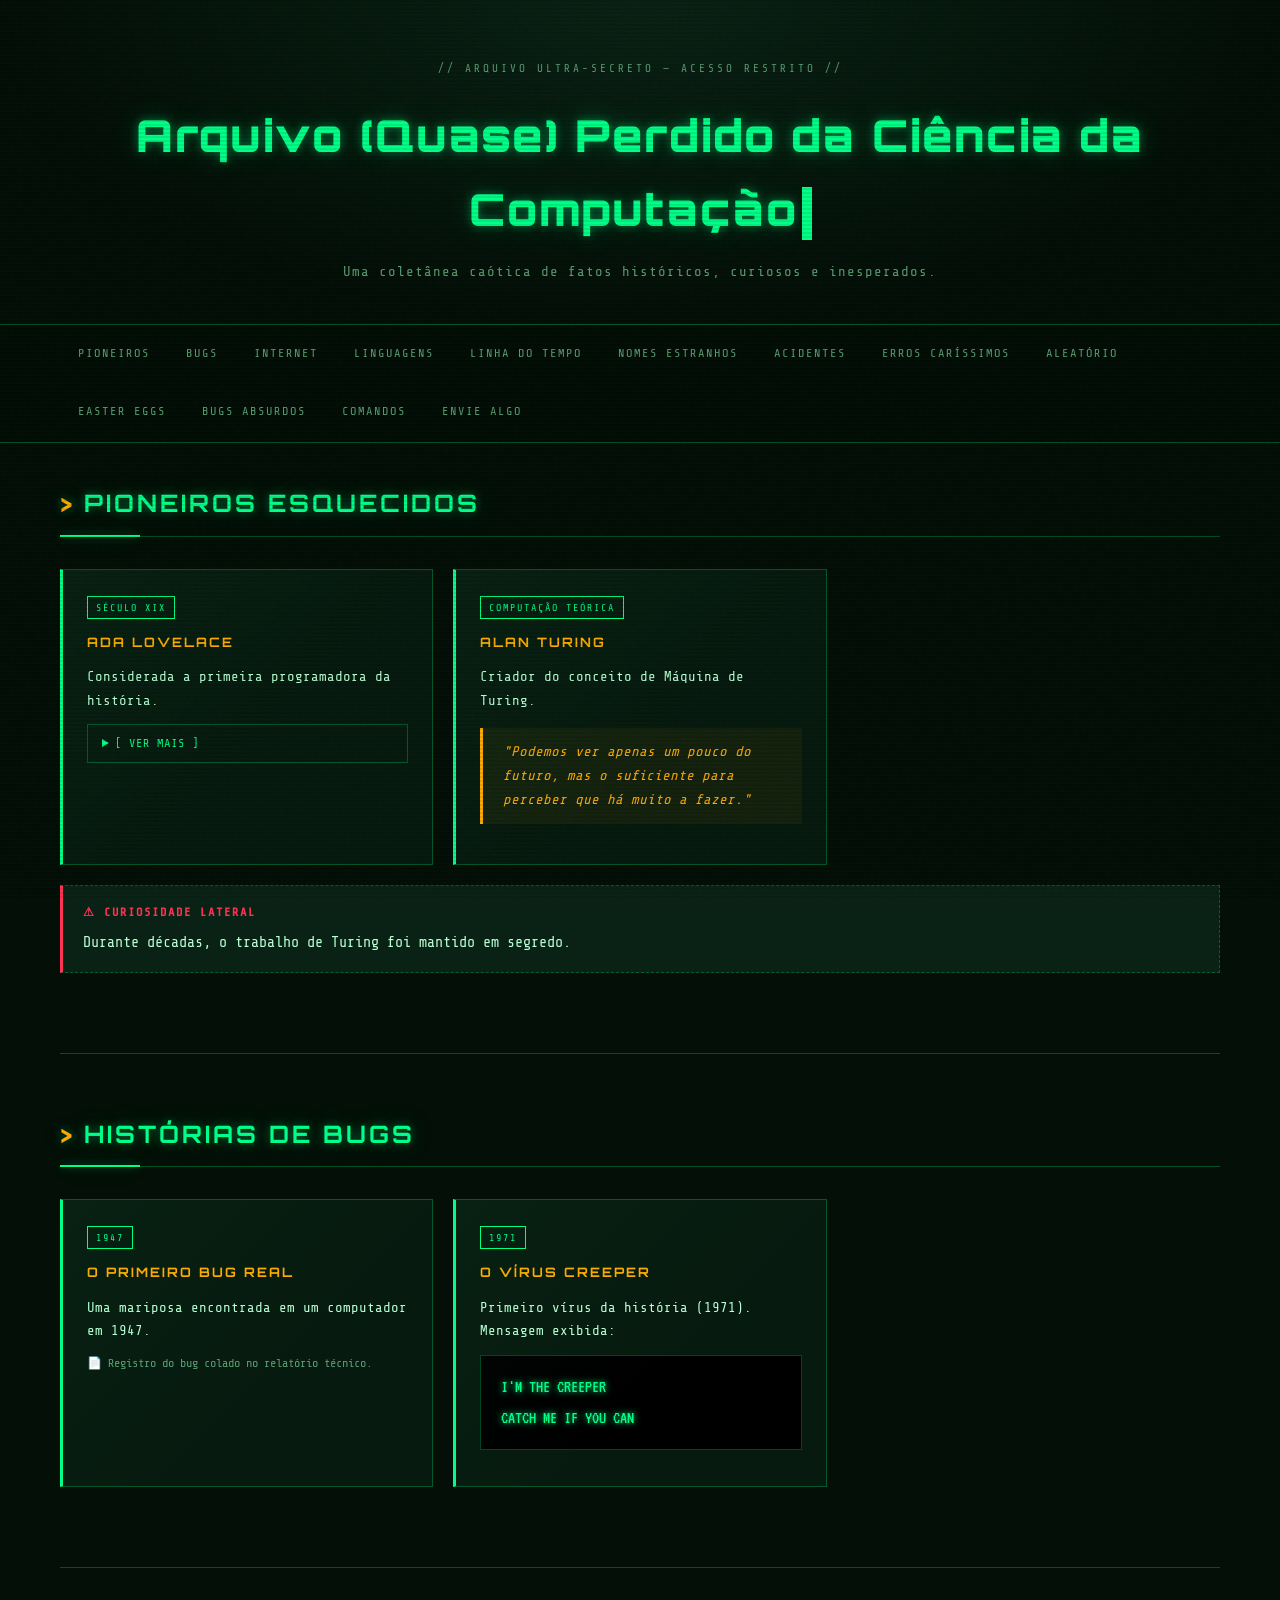
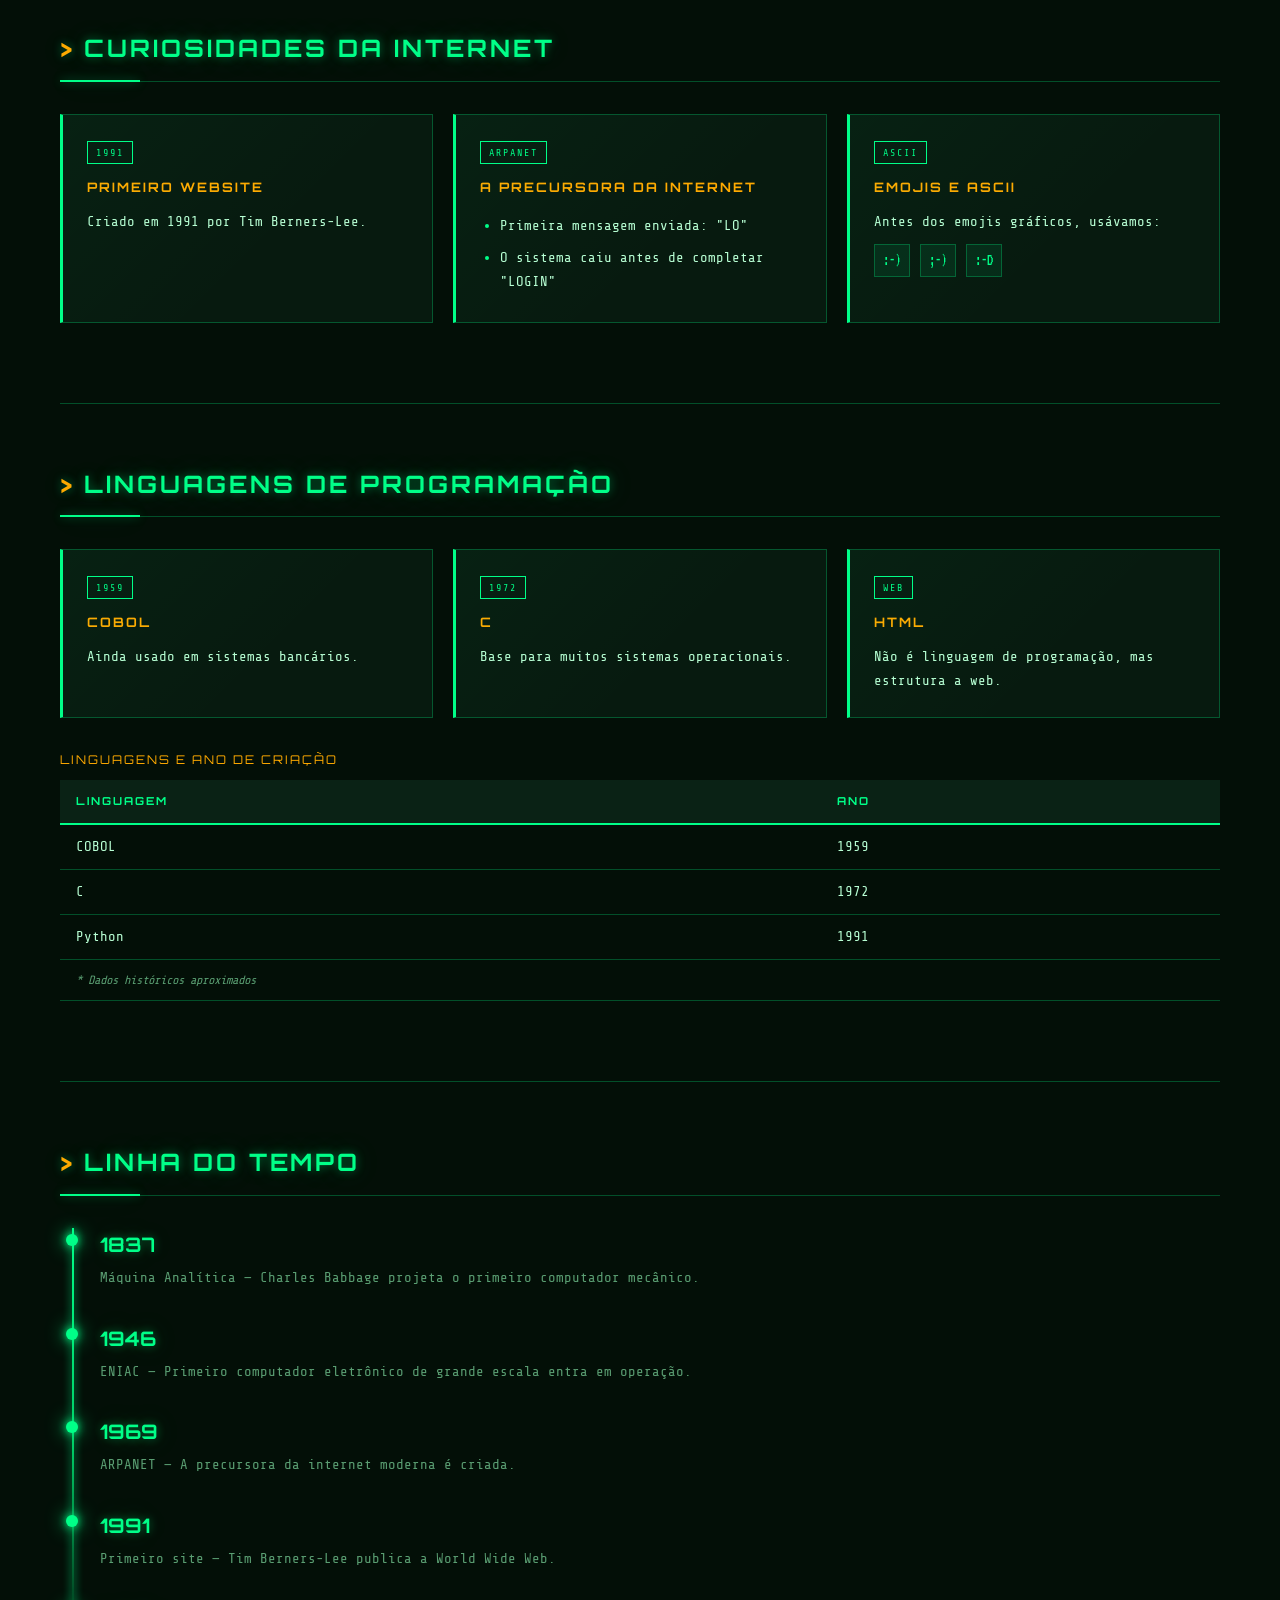
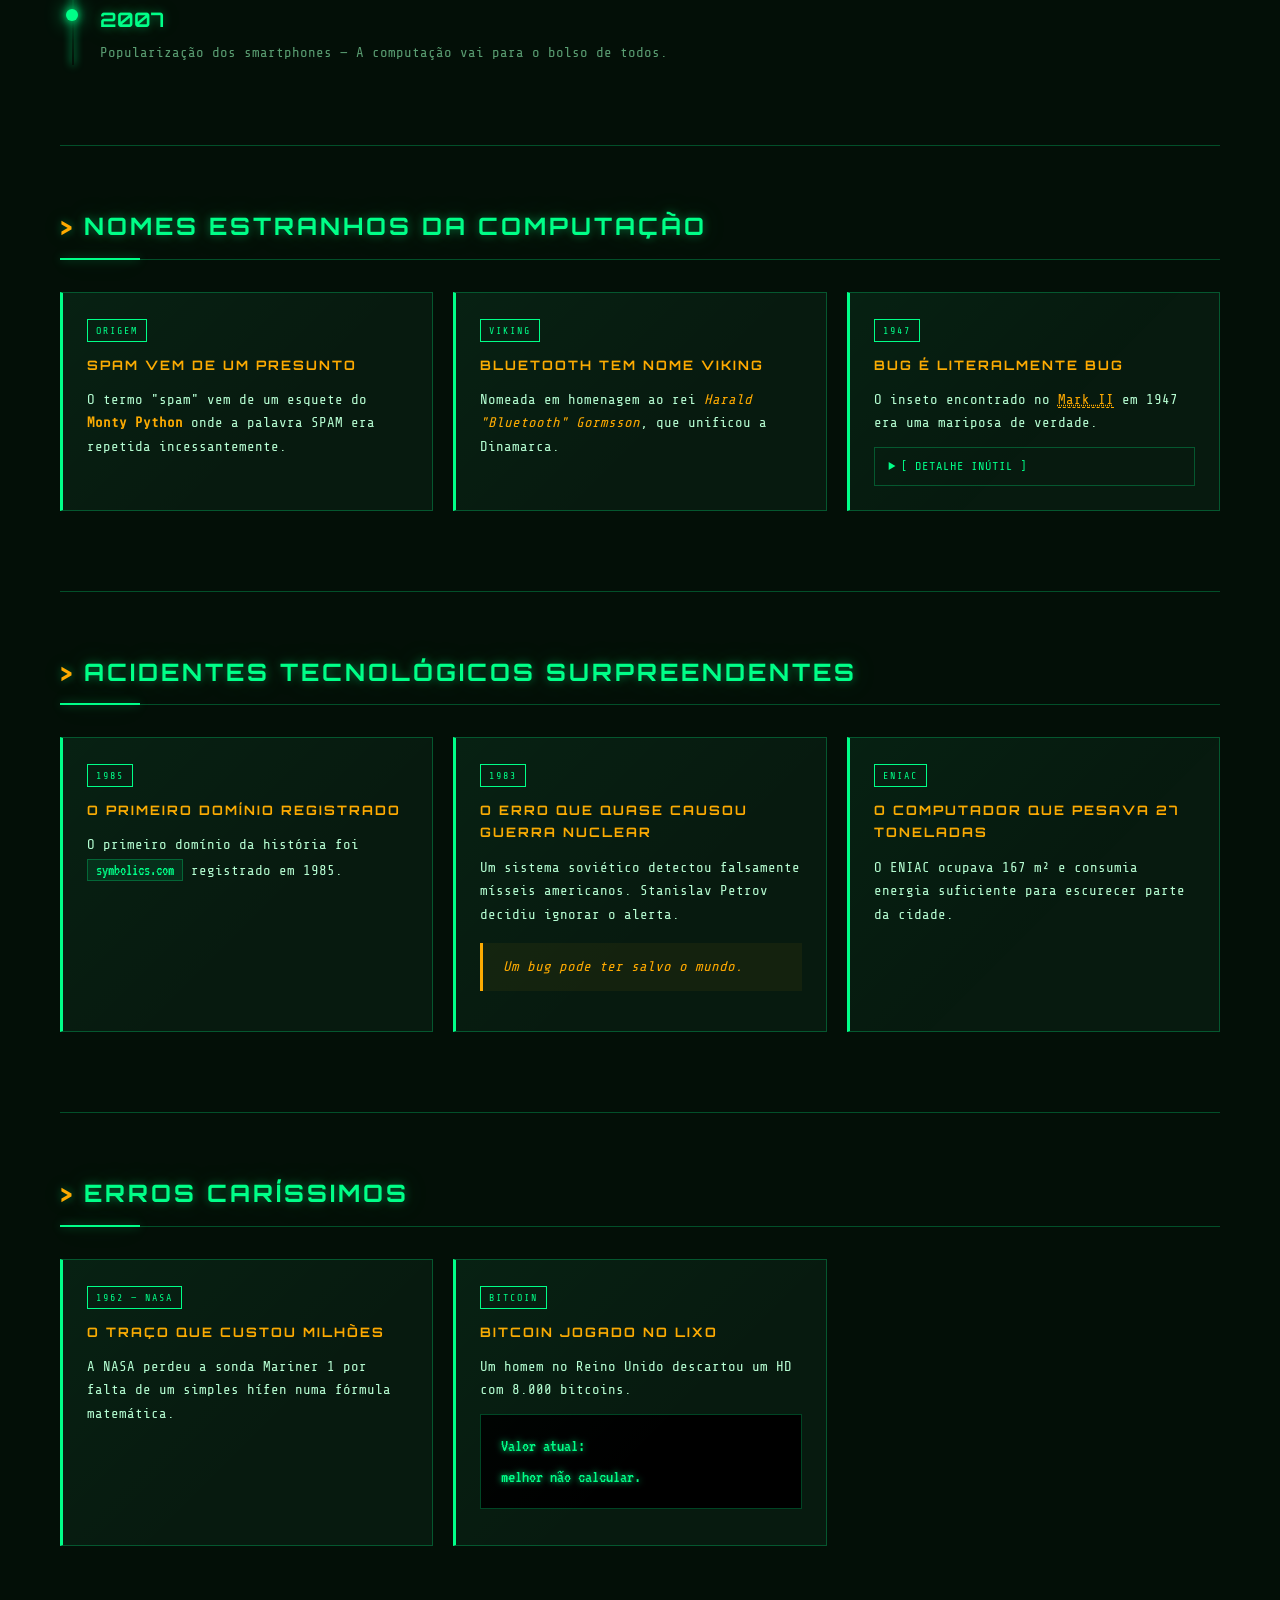
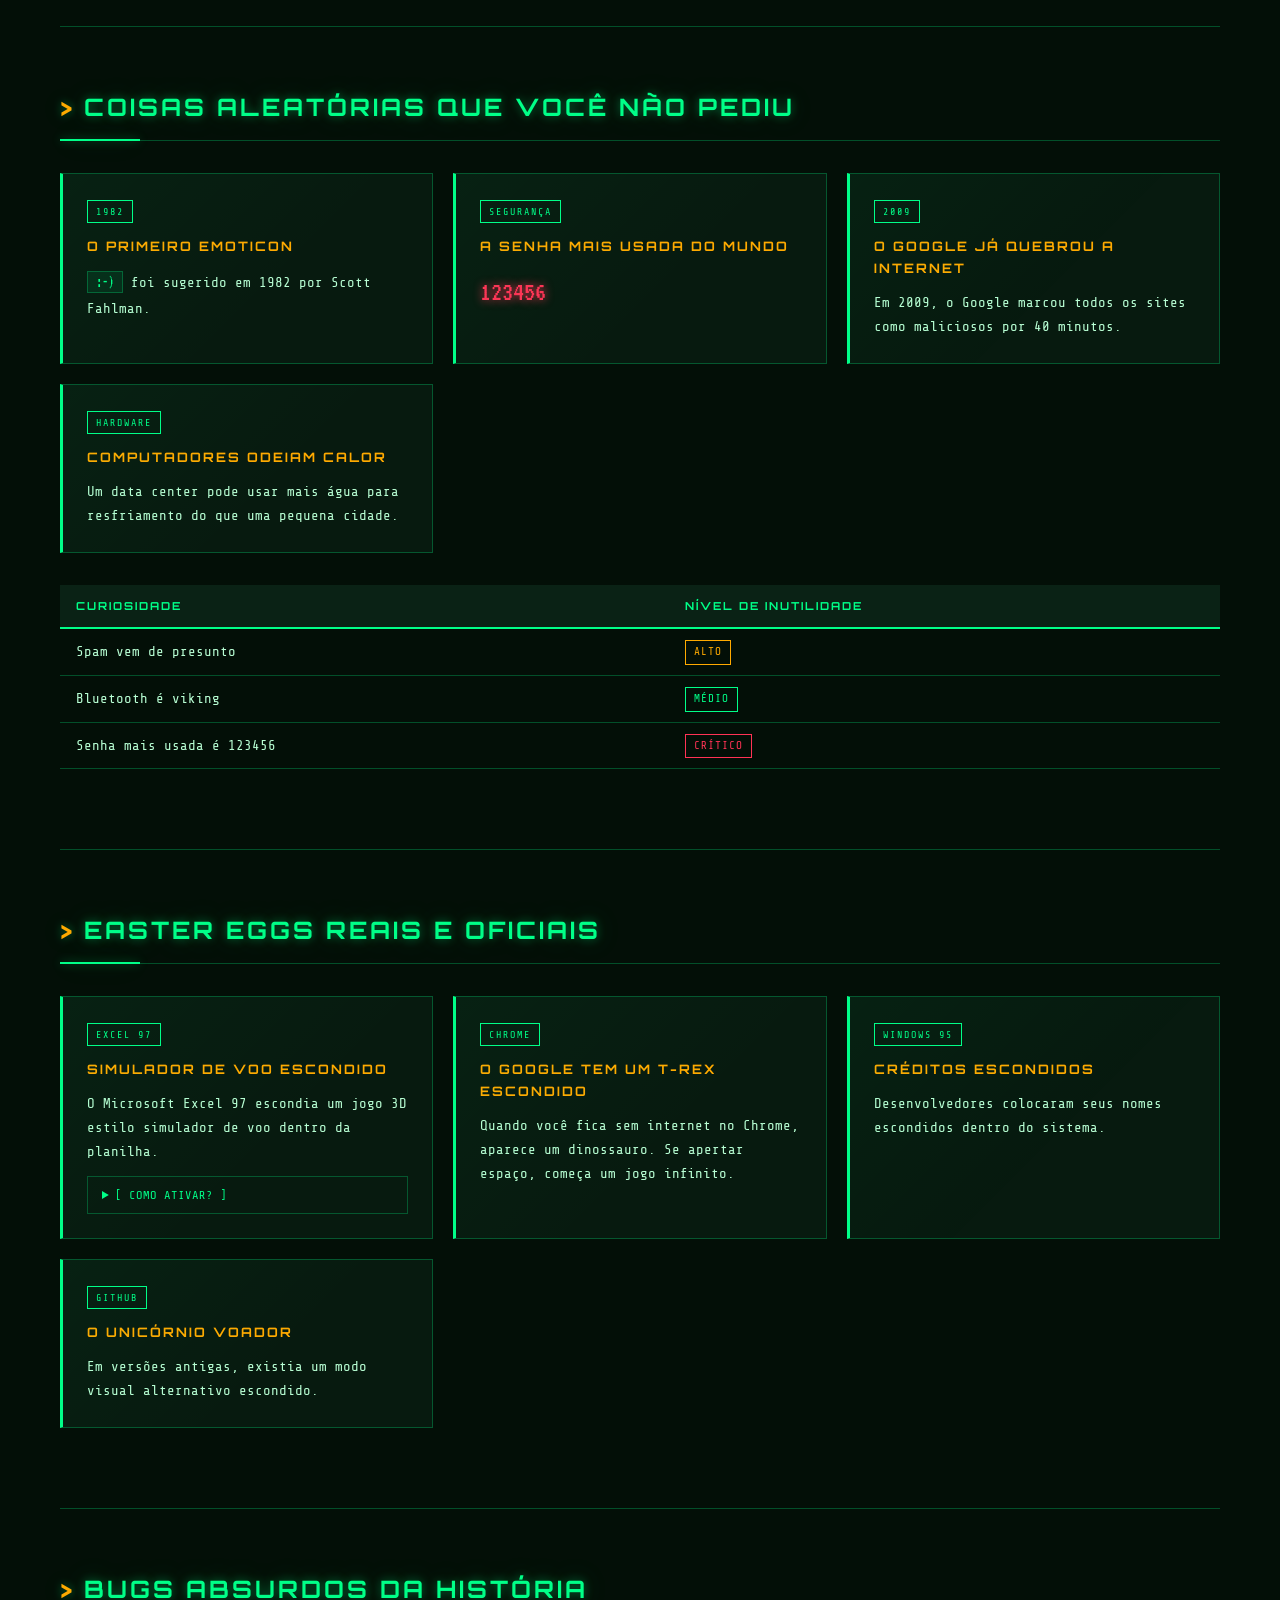
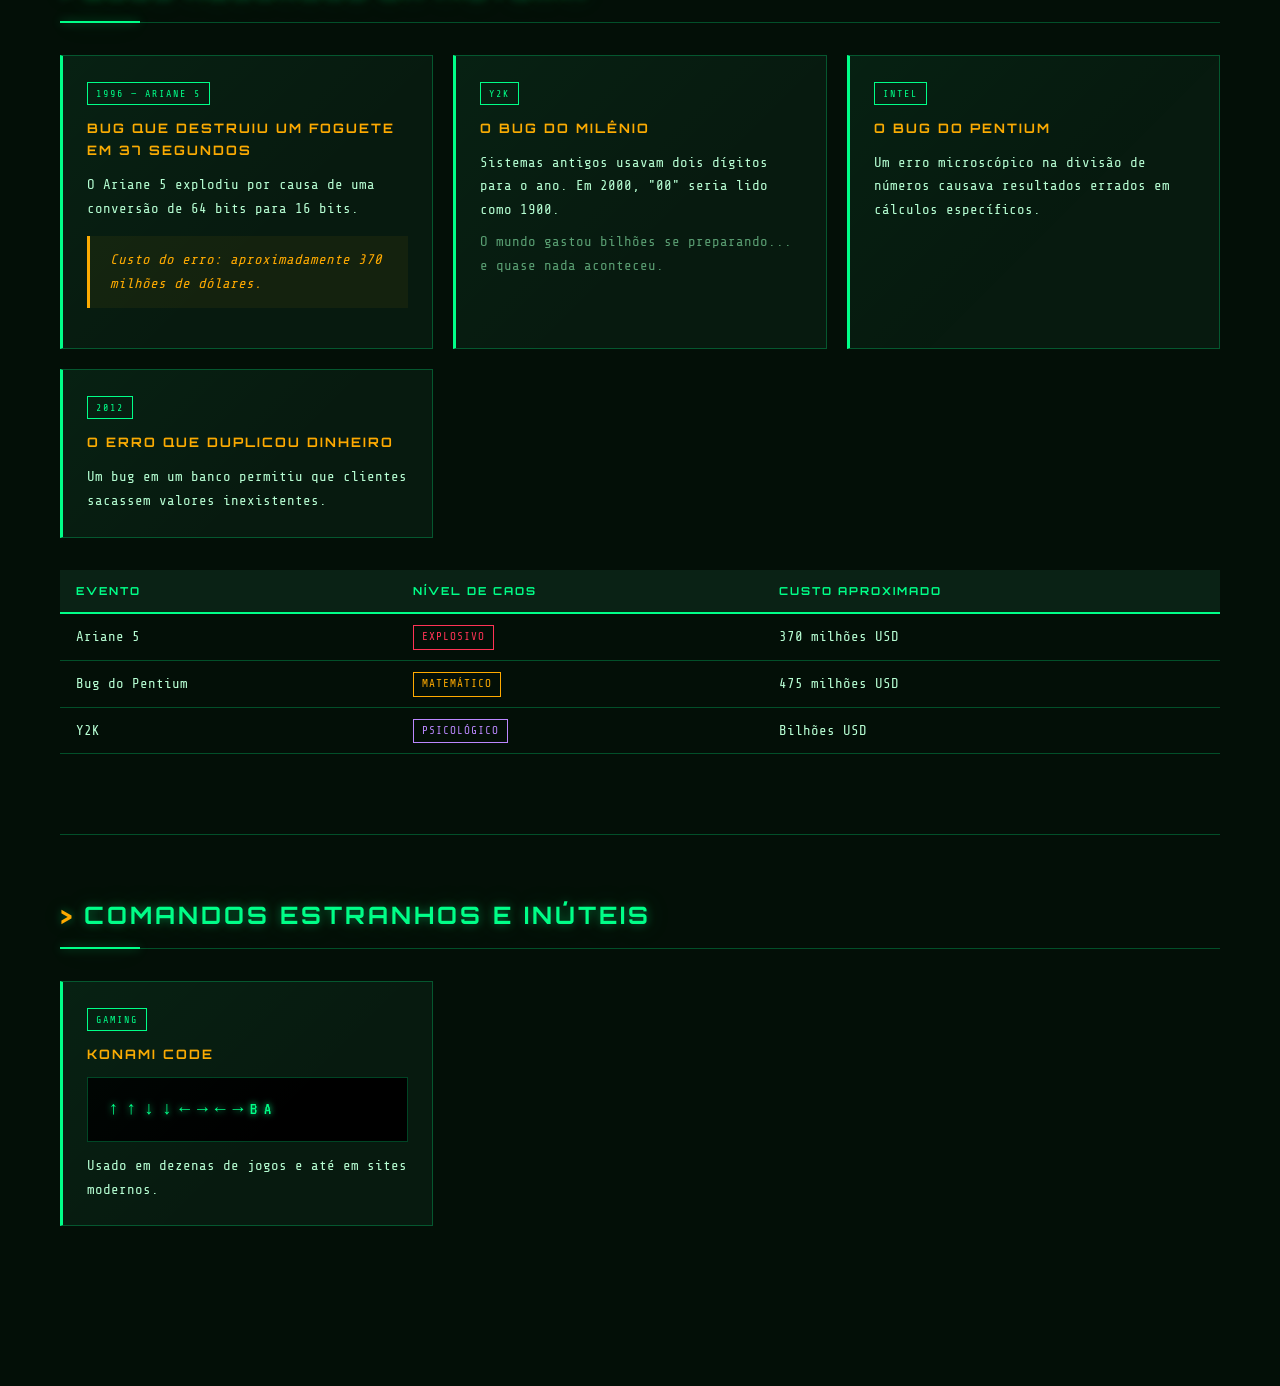
<file: atividade semana 4.html>
<!DOCTYPE html>
<html lang="pt-br">
<head>
  <meta charset="UTF-8">
  <meta name="description" content="Curiosidades e fatos históricos da Ciência da Computação">
  <meta name="author" content="Portal Computação">
  <meta name="viewport" content="width=device-width, initial-scale=1.0">
  <title>Arquivo (Quase) Perdido da Ciência da Computação</title>
  <link href="https://fonts.googleapis.com/css2?family=Share+Tech+Mono&family=Orbitron:wght@400;700;900&family=VT323&display=swap" rel="stylesheet">
  <style>
    :root {
      --green: #00ff88;
      --green-dim: #00cc66;
      --green-dark: #004422;
      --amber: #ffaa00;
      --red: #ff3355;
      --bg: #030f07;
      --bg2: #071a0f;
      --bg3: #0a2215;
      --text: #b8ffd4;
      --text-dim: #5a9e72;
      --border: #00ff8844;
      --glow: 0 0 10px #00ff8866, 0 0 30px #00ff8833;
    }

    * { margin: 0; padding: 0; box-sizing: border-box; }
    html { scroll-behavior: smooth; }

    body {
      background: var(--bg);
      color: var(--text);
      font-family: 'Share Tech Mono', monospace;
      font-size: 15px;
      line-height: 1.7;
      min-height: 100vh;
      overflow-x: hidden;
    }

    body::before {
      content: '';
      position: fixed;
      inset: 0;
      background: repeating-linear-gradient(
        0deg, transparent, transparent 2px,
        rgba(0,0,0,0.08) 2px, rgba(0,0,0,0.08) 4px
      );
      pointer-events: none;
      z-index: 9999;
    }

    body::after {
      content: '';
      position: fixed;
      inset: 0;
      background-image: url("data:image/svg+xml,%3Csvg viewBox='0 0 256 256' xmlns='http://www.w3.org/2000/svg'%3E%3Cfilter id='noise'%3E%3CfeTurbulence type='fractalNoise' baseFrequency='0.9' numOctaves='4' stitchTiles='stitch'/%3E%3C/filter%3E%3Crect width='100%25' height='100%25' filter='url(%23noise)' opacity='0.03'/%3E%3C/svg%3E");
      pointer-events: none;
      z-index: 9998;
      opacity: 0.4;
    }

    .site-header {
      text-align: center;
      padding: 60px 20px 40px;
      position: relative;
      border-bottom: 1px solid var(--border);
      background: radial-gradient(ellipse at top, #0a2215 0%, var(--bg) 70%);
    }

    .site-header::before {
      content: '// ARQUIVO ULTRA-SECRETO — ACESSO RESTRITO //';
      display: block;
      font-size: 11px;
      color: var(--text-dim);
      letter-spacing: 3px;
      margin-bottom: 20px;
      animation: blink-text 3s infinite;
    }

    .site-header h1 {
      font-family: 'Orbitron', monospace;
      font-size: clamp(22px, 4vw, 44px);
      font-weight: 900;
      color: var(--green);
      text-shadow: var(--glow);
      letter-spacing: 2px;
      animation: glitch 8s infinite;
    }

    .site-header p {
      color: var(--text-dim);
      font-size: 14px;
      margin-top: 12px;
      letter-spacing: 1px;
    }

    .cursor-blink {
      display: inline-block;
      width: 10px;
      height: 1.2em;
      background: var(--green);
      vertical-align: middle;
      margin-left: 4px;
      animation: blink 1s steps(1) infinite;
    }

    .main-nav {
      position: sticky;
      top: 0;
      z-index: 100;
      background: rgba(3, 15, 7, 0.95);
      border-bottom: 1px solid var(--border);
      backdrop-filter: blur(10px);
      padding: 0 20px;
    }

    .main-nav ul {
      display: flex;
      flex-wrap: wrap;
      list-style: none;
      max-width: 1200px;
      margin: 0 auto;
    }

    .main-nav li a {
      display: block;
      padding: 14px 18px;
      color: var(--text-dim);
      text-decoration: none;
      font-size: 12px;
      letter-spacing: 2px;
      text-transform: uppercase;
      transition: all 0.2s;
      border-bottom: 2px solid transparent;
    }

    .main-nav li a:hover {
      color: var(--green);
      border-bottom-color: var(--green);
      text-shadow: 0 0 8px var(--green);
    }

    main {
      max-width: 1200px;
      margin: 0 auto;
      padding: 40px 20px 80px;
    }

    .section-block { margin-bottom: 80px; }

    .section-block h2 {
      font-family: 'Orbitron', monospace;
      font-size: clamp(16px, 2.5vw, 24px);
      color: var(--green);
      text-shadow: var(--glow);
      letter-spacing: 3px;
      text-transform: uppercase;
      padding-bottom: 12px;
      margin-bottom: 32px;
      border-bottom: 1px solid var(--border);
      position: relative;
    }

    .section-block h2::before { content: '> '; color: var(--amber); }

    .section-block h2::after {
      content: '';
      position: absolute;
      bottom: -1px; left: 0;
      width: 80px; height: 2px;
      background: var(--green);
      box-shadow: var(--glow);
    }

    .cards-grid {
      display: grid;
      grid-template-columns: repeat(auto-fill, minmax(280px, 1fr));
      gap: 20px;
    }

    .card {
      background: var(--bg2);
      border: 1px solid var(--border);
      border-left: 3px solid var(--green);
      padding: 24px;
      position: relative;
      transition: all 0.3s;
      overflow: hidden;
    }

    .card::before {
      content: '';
      position: absolute;
      inset: 0;
      background: linear-gradient(135deg, rgba(0,255,136,0.03) 0%, transparent 60%);
      pointer-events: none;
    }

    .card:hover {
      border-color: var(--green);
      box-shadow: var(--glow), inset 0 0 20px rgba(0,255,136,0.03);
      transform: translateY(-2px);
    }

    .card h3 {
      font-family: 'Orbitron', monospace;
      font-size: 13px;
      color: var(--amber);
      letter-spacing: 2px;
      text-transform: uppercase;
      margin-bottom: 12px;
    }

    .card p { color: var(--text); font-size: 14px; }

    .card-tag {
      display: inline-block;
      font-size: 10px;
      letter-spacing: 2px;
      color: var(--green);
      border: 1px solid var(--green);
      padding: 2px 8px;
      margin-bottom: 12px;
      text-transform: uppercase;
    }

    blockquote {
      border-left: 3px solid var(--amber);
      margin: 16px 0;
      padding: 12px 20px;
      background: rgba(255,170,0,0.05);
      font-style: italic;
      color: var(--amber);
      font-size: 14px;
    }

    aside {
      background: var(--bg3);
      border: 1px dashed var(--border);
      border-left: 3px solid var(--red);
      padding: 16px 20px;
      margin-top: 20px;
    }

    aside h4 {
      color: var(--red);
      font-size: 12px;
      letter-spacing: 2px;
      text-transform: uppercase;
      margin-bottom: 8px;
    }

    details {
      margin-top: 12px;
      border: 1px solid var(--border);
      padding: 8px 14px;
    }

    summary {
      cursor: pointer;
      color: var(--green);
      font-size: 12px;
      letter-spacing: 1px;
      user-select: none;
    }

    summary:hover { text-shadow: 0 0 6px var(--green); }
    details[open] summary { color: var(--amber); }
    details p { margin-top: 10px; color: var(--text-dim); font-size: 13px; }

    pre, code { font-family: 'VT323', monospace; font-size: 18px; color: var(--green); }

    pre {
      background: #000;
      border: 1px solid var(--border);
      padding: 16px 20px;
      margin: 12px 0;
      overflow-x: auto;
      text-shadow: 0 0 6px var(--green);
    }

    code {
      background: rgba(0,255,136,0.08);
      border: 1px solid var(--border);
      padding: 2px 8px;
      font-size: 16px;
    }

    ul, ol { padding-left: 20px; color: var(--text); }
    ul li, ol li { padding: 4px 0; font-size: 14px; }
    ul li::marker { color: var(--green); }
    ol li::marker { color: var(--amber); font-family: 'Orbitron', monospace; font-size: 11px; }

    .timeline { position: relative; padding-left: 40px; }

    .timeline::before {
      content: '';
      position: absolute;
      left: 12px; top: 0; bottom: 0;
      width: 2px;
      background: linear-gradient(to bottom, var(--green), var(--green-dim), transparent);
      box-shadow: 0 0 8px var(--green);
    }

    .timeline-item {
      position: relative;
      margin-bottom: 32px;
      animation: fadeInLeft 0.5s both;
    }

    .timeline-item:nth-child(1) { animation-delay: 0.1s; }
    .timeline-item:nth-child(2) { animation-delay: 0.2s; }
    .timeline-item:nth-child(3) { animation-delay: 0.3s; }
    .timeline-item:nth-child(4) { animation-delay: 0.4s; }
    .timeline-item:nth-child(5) { animation-delay: 0.5s; }

    .timeline-item::before {
      content: '';
      position: absolute;
      left: -34px; top: 6px;
      width: 12px; height: 12px;
      background: var(--green);
      border-radius: 50%;
      box-shadow: 0 0 10px var(--green), 0 0 20px var(--green);
    }

    .timeline-year {
      font-family: 'Orbitron', monospace;
      font-size: 20px;
      color: var(--green);
      text-shadow: var(--glow);
      font-weight: 700;
    }

    .timeline-desc { color: var(--text-dim); font-size: 14px; margin-top: 4px; }

    .table-wrap { overflow-x: auto; margin-top: 20px; }

    table { width: 100%; border-collapse: collapse; font-size: 14px; }

    table caption {
      font-family: 'Orbitron', monospace;
      font-size: 12px;
      color: var(--amber);
      letter-spacing: 2px;
      text-align: left;
      margin-bottom: 10px;
      text-transform: uppercase;
    }

    th {
      background: var(--bg3);
      color: var(--green);
      font-family: 'Orbitron', monospace;
      font-size: 11px;
      letter-spacing: 2px;
      text-transform: uppercase;
      padding: 12px 16px;
      text-align: left;
      border-bottom: 2px solid var(--green);
    }

    td { padding: 10px 16px; border-bottom: 1px solid var(--border); color: var(--text); }
    tr:hover td { background: rgba(0,255,136,0.04); }
    tfoot td { color: var(--text-dim); font-size: 12px; font-style: italic; }

    .form-card {
      background: var(--bg2);
      border: 1px solid var(--border);
      padding: 32px;
      max-width: 600px;
    }

    fieldset { border: 1px solid var(--border); padding: 24px; }

    legend {
      font-family: 'Orbitron', monospace;
      font-size: 12px;
      color: var(--green);
      letter-spacing: 2px;
      text-transform: uppercase;
      padding: 0 10px;
    }

    label {
      display: block;
      color: var(--text-dim);
      font-size: 12px;
      letter-spacing: 1px;
      text-transform: uppercase;
      margin: 16px 0 6px;
    }

    input[type="text"], input[type="email"], input[type="number"],
    input[type="date"], select, textarea {
      width: 100%;
      background: #000;
      border: 1px solid var(--border);
      color: var(--green);
      font-family: 'Share Tech Mono', monospace;
      font-size: 14px;
      padding: 10px 14px;
      outline: none;
      transition: border-color 0.2s, box-shadow 0.2s;
    }

    input:focus, select:focus, textarea:focus {
      border-color: var(--green);
      box-shadow: 0 0 8px rgba(0,255,136,0.3);
    }

    textarea { height: 100px; resize: vertical; }
    select option { background: #000; }

    input[type="submit"] {
      margin-top: 20px;
      background: transparent;
      border: 2px solid var(--green);
      color: var(--green);
      font-family: 'Orbitron', monospace;
      font-size: 12px;
      letter-spacing: 3px;
      text-transform: uppercase;
      padding: 12px 28px;
      cursor: pointer;
      transition: all 0.3s;
      width: 100%;
    }

    input[type="submit"]:hover {
      background: var(--green);
      color: #000;
      box-shadow: var(--glow);
    }

    .badge {
      display: inline-block;
      font-size: 11px;
      letter-spacing: 1px;
      padding: 2px 8px;
      border: 1px solid;
      text-transform: uppercase;
    }
    .badge-alto    { color: var(--amber); border-color: var(--amber); }
    .badge-medio   { color: var(--green); border-color: var(--green); }
    .badge-critico { color: var(--red);   border-color: var(--red);   animation: blink 1.2s steps(1) infinite; }
    .badge-explosivo  { color: var(--red);    border-color: var(--red); }
    .badge-matematico { color: var(--amber);  border-color: var(--amber); }
    .badge-psicologico{ color: #bb88ff;       border-color: #bb88ff; }

    .section-sep {
      border: none;
      border-top: 1px solid var(--border);
      margin: 60px 0;
      position: relative;
    }

    .section-sep::after {
      content: '◆';
      position: absolute;
      left: 50%; top: 50%;
      transform: translate(-50%, -50%);
      color: var(--green);
      background: var(--bg);
      padding: 0 16px;
      font-size: 10px;
    }

    footer {
      text-align: center;
      padding: 40px 20px;
      border-top: 1px solid var(--border);
      background: var(--bg2);
    }

    footer p { color: var(--text-dim); font-size: 12px; letter-spacing: 2px; }
    footer address { color: var(--green); font-size: 12px; font-style: normal; margin-top: 6px; }

    .footer-grid {
      display: flex;
      flex-wrap: wrap;
      justify-content: center;
      gap: 40px;
      max-width: 900px;
      margin: 0 auto 20px;
    }

    .footer-item { text-align: center; }

    @keyframes blink {
      0%, 100% { opacity: 1; }
      50% { opacity: 0; }
    }

    @keyframes blink-text {
      0%, 100% { opacity: 0.5; }
      50% { opacity: 1; }
    }

    @keyframes glitch {
      0%, 92%, 100% { text-shadow: var(--glow); transform: none; }
      93% { text-shadow: -2px 0 var(--red), 2px 0 #00aaff; transform: translateX(2px); }
      94% { text-shadow: 2px 0 var(--red), -2px 0 #00aaff; transform: translateX(-2px); }
      95% { text-shadow: var(--glow); transform: none; }
      96% { text-shadow: -1px 0 var(--red), 1px 0 #00aaff; transform: translateX(1px); }
      97% { text-shadow: var(--glow); transform: none; }
    }

    @keyframes fadeInLeft {
      from { opacity: 0; transform: translateX(-20px); }
      to   { opacity: 1; transform: none; }
    }

    @media (max-width: 600px) {
      .main-nav li a { padding: 10px; font-size: 10px; letter-spacing: 1px; }
      .cards-grid { grid-template-columns: 1fr; }
    }
  </style>
</head>
<body>

<header class="site-header">
  <h1>Arquivo (Quase) Perdido da Ciência da Computação<span class="cursor-blink"></span></h1>
  <p>Uma coletânea caótica de fatos históricos, curiosos e inesperados.</p>
</header>

<nav class="main-nav">
  <ul>
    <li><a href="#pioneiros">Pioneiros</a></li>
    <li><a href="#bugs">Bugs</a></li>
    <li><a href="#internet">Internet</a></li>
    <li><a href="#linguagens">Linguagens</a></li>
    <li><a href="#linha-do-tempo">Linha do Tempo</a></li>
    <li><a href="#nomes">Nomes Estranhos</a></li>
    <li><a href="#acidentes">Acidentes</a></li>
    <li><a href="#dinheiro">Erros Caríssimos</a></li>
    <li><a href="#aleatorio">Aleatório</a></li>
    <li><a href="#easter-eggs">Easter Eggs</a></li>
    <li><a href="#bugs-absurdos">Bugs Absurdos</a></li>
    <li><a href="#comandos-secretos">Comandos</a></li>
    <li><a href="#formulario">Envie Algo</a></li>
  </ul>
</nav>

<main>

  <section class="section-block" id="pioneiros">
    <h2>Pioneiros Esquecidos</h2>
    <div class="cards-grid">
      <div class="card">
        <span class="card-tag">Século XIX</span>
        <h3>Ada Lovelace</h3>
        <p>Considerada a primeira programadora da história.</p>
        <details>
          <summary>[ VER MAIS ]</summary>
          <p>Ela escreveu um algoritmo para a Máquina Analítica no século XIX.</p>
        </details>
      </div>
      <div class="card">
        <span class="card-tag">Computação Teórica</span>
        <h3>Alan Turing</h3>
        <p>Criador do conceito de Máquina de Turing.</p>
        <blockquote>"Podemos ver apenas um pouco do futuro, mas o suficiente para perceber que há muito a fazer."</blockquote>
      </div>
    </div>
    <aside>
      <h4>⚠ Curiosidade lateral</h4>
      <p>Durante décadas, o trabalho de Turing foi mantido em segredo.</p>
    </aside>
  </section>

  <hr class="section-sep">

  <section class="section-block" id="bugs">
    <h2>Histórias de Bugs</h2>
    <div class="cards-grid">
      <div class="card">
        <span class="card-tag">1947</span>
        <h3>O Primeiro Bug Real</h3>
        <p>Uma mariposa encontrada em um computador em 1947.</p>
        <figure><figcaption style="color:var(--text-dim);font-size:12px;margin-top:10px;">📄 Registro do bug colado no relatório técnico.</figcaption></figure>
      </div>
      <div class="card">
        <span class="card-tag">1971</span>
        <h3>O Vírus Creeper</h3>
        <p>Primeiro vírus da história (1971). Mensagem exibida:</p>
        <pre>I'M THE CREEPER
CATCH ME IF YOU CAN</pre>
      </div>
    </div>
  </section>

  <hr class="section-sep">

  <section class="section-block" id="internet">
    <h2>Curiosidades da Internet</h2>
    <div class="cards-grid">
      <div class="card">
        <span class="card-tag">1991</span>
        <h3>Primeiro Website</h3>
        <p>Criado em 1991 por Tim Berners-Lee.</p>
      </div>
      <div class="card">
        <span class="card-tag">ARPANET</span>
        <h3>A Precursora da Internet</h3>
        <ul>
          <li>Primeira mensagem enviada: "LO"</li>
          <li>O sistema caiu antes de completar "LOGIN"</li>
        </ul>
      </div>
      <div class="card">
        <span class="card-tag">ASCII</span>
        <h3>Emojis e ASCII</h3>
        <p>Antes dos emojis gráficos, usávamos:</p>
        <div style="margin-top:10px;display:flex;gap:10px;flex-wrap:wrap;">
          <code>:-)</code><code>;-)</code><code>:-D</code>
        </div>
      </div>
    </div>
  </section>

  <hr class="section-sep">

  <section class="section-block" id="linguagens">
    <h2>Linguagens de Programação</h2>
    <div class="cards-grid">
      <div class="card"><span class="card-tag">1959</span><h3>COBOL</h3><p>Ainda usado em sistemas bancários.</p></div>
      <div class="card"><span class="card-tag">1972</span><h3>C</h3><p>Base para muitos sistemas operacionais.</p></div>
      <div class="card"><span class="card-tag">Web</span><h3>HTML</h3><p>Não é linguagem de programação, mas estrutura a web.</p></div>
    </div>
    <div class="table-wrap" style="margin-top:32px;">
      <table>
        <caption>Linguagens e Ano de Criação</caption>
        <thead><tr><th>Linguagem</th><th>Ano</th></tr></thead>
        <tbody>
          <tr><td>COBOL</td><td>1959</td></tr>
          <tr><td>C</td><td>1972</td></tr>
          <tr><td>Python</td><td>1991</td></tr>
        </tbody>
        <tfoot><tr><td colspan="2">* Dados históricos aproximados</td></tr></tfoot>
      </table>
    </div>
  </section>

  <hr class="section-sep">

  <section class="section-block" id="linha-do-tempo">
    <h2>Linha do Tempo</h2>
    <div class="timeline">
      <div class="timeline-item">
        <div class="timeline-year">1837</div>
        <div class="timeline-desc">Máquina Analítica — Charles Babbage projeta o primeiro computador mecânico.</div>
      </div>
      <div class="timeline-item">
        <div class="timeline-year">1946</div>
        <div class="timeline-desc">ENIAC — Primeiro computador eletrônico de grande escala entra em operação.</div>
      </div>
      <div class="timeline-item">
        <div class="timeline-year">1969</div>
        <div class="timeline-desc">ARPANET — A precursora da internet moderna é criada.</div>
      </div>
      <div class="timeline-item">
        <div class="timeline-year">1991</div>
        <div class="timeline-desc">Primeiro site — Tim Berners-Lee publica a World Wide Web.</div>
      </div>
      <div class="timeline-item">
        <div class="timeline-year">2007</div>
        <div class="timeline-desc">Popularização dos smartphones — A computação vai para o bolso de todos.</div>
      </div>
    </div>
  </section>

  <hr class="section-sep">

  <section class="section-block" id="nomes">
    <h2>Nomes Estranhos da Computação</h2>
    <div class="cards-grid">
      <div class="card">
        <span class="card-tag">Origem</span>
        <h3>Spam vem de um presunto</h3>
        <p>O termo "spam" vem de um esquete do <strong style="color:var(--amber)">Monty Python</strong> onde a palavra SPAM era repetida incessantemente.</p>
      </div>
      <div class="card">
        <span class="card-tag">Viking</span>
        <h3>Bluetooth tem nome viking</h3>
        <p>Nomeada em homenagem ao rei <em style="color:var(--amber)">Harald "Bluetooth" Gormsson</em>, que unificou a Dinamarca.</p>
      </div>
      <div class="card">
        <span class="card-tag">1947</span>
        <h3>Bug é literalmente bug</h3>
        <p>O inseto encontrado no <abbr title="Harvard Mark II" style="color:var(--amber);border-bottom:1px dashed var(--amber)">Mark II</abbr> em 1947 era uma mariposa de verdade.</p>
        <details>
          <summary>[ DETALHE INÚTIL ]</summary>
          <p>O inseto ainda está preservado em um museu.</p>
        </details>
      </div>
    </div>
  </section>

  <hr class="section-sep">

  <section class="section-block" id="acidentes">
    <h2>Acidentes Tecnológicos Surpreendentes</h2>
    <div class="cards-grid">
      <div class="card">
        <span class="card-tag">1985</span>
        <h3>O primeiro domínio registrado</h3>
        <p>O primeiro domínio da história foi <code>symbolics.com</code> registrado em 1985.</p>
      </div>
      <div class="card">
        <span class="card-tag">1983</span>
        <h3>O erro que quase causou guerra nuclear</h3>
        <p>Um sistema soviético detectou falsamente mísseis americanos. Stanislav Petrov decidiu ignorar o alerta.</p>
        <blockquote>Um bug pode ter salvo o mundo.</blockquote>
      </div>
      <div class="card">
        <span class="card-tag">ENIAC</span>
        <h3>O computador que pesava 27 toneladas</h3>
        <p>O ENIAC ocupava 167 m² e consumia energia suficiente para escurecer parte da cidade.</p>
      </div>
    </div>
  </section>

  <hr class="section-sep">

  <section class="section-block" id="dinheiro">
    <h2>Erros Caríssimos</h2>
    <div class="cards-grid">
      <div class="card">
        <span class="card-tag">1962 — NASA</span>
        <h3>O traço que custou milhões</h3>
        <p>A NASA perdeu a sonda Mariner 1 por falta de um simples hífen numa fórmula matemática.</p>
      </div>
      <div class="card">
        <span class="card-tag">Bitcoin</span>
        <h3>Bitcoin jogado no lixo</h3>
        <p>Um homem no Reino Unido descartou um HD com 8.000 bitcoins.</p>
        <pre>Valor atual:
melhor não calcular.</pre>
      </div>
    </div>
  </section>

  <hr class="section-sep">

  <section class="section-block" id="aleatorio">
    <h2>Coisas Aleatórias que Você Não Pediu</h2>
    <div class="cards-grid">
      <div class="card"><span class="card-tag">1982</span><h3>O primeiro emoticon</h3><p><code>:-)</code> foi sugerido em 1982 por Scott Fahlman.</p></div>
      <div class="card"><span class="card-tag">Segurança</span><h3>A senha mais usada do mundo</h3><p style="font-size:28px;color:var(--red);font-family:'VT323',monospace;text-shadow:0 0 10px var(--red);">123456</p></div>
      <div class="card"><span class="card-tag">2009</span><h3>O Google já quebrou a internet</h3><p>Em 2009, o Google marcou todos os sites como maliciosos por 40 minutos.</p></div>
      <div class="card"><span class="card-tag">Hardware</span><h3>Computadores odeiam calor</h3><p>Um data center pode usar mais água para resfriamento do que uma pequena cidade.</p></div>
    </div>
    <div class="table-wrap" style="margin-top:32px;">
      <table>
        <thead><tr><th>Curiosidade</th><th>Nível de Inutilidade</th></tr></thead>
        <tbody>
          <tr><td>Spam vem de presunto</td><td><span class="badge badge-alto">Alto</span></td></tr>
          <tr><td>Bluetooth é viking</td><td><span class="badge badge-medio">Médio</span></td></tr>
          <tr><td>Senha mais usada é 123456</td><td><span class="badge badge-critico">Crítico</span></td></tr>
        </tbody>
      </table>
    </div>
  </section>

  <hr class="section-sep">

  <section class="section-block" id="easter-eggs">
    <h2>Easter Eggs Reais e Oficiais</h2>
    <div class="cards-grid">
      <div class="card">
        <span class="card-tag">Excel 97</span>
        <h3>Simulador de voo escondido</h3>
        <p>O Microsoft Excel 97 escondia um jogo 3D estilo simulador de voo dentro da planilha.</p>
        <details>
          <summary>[ COMO ATIVAR? ]</summary>
          <p>Era preciso selecionar células específicas e usar combinações absurdas de teclado.</p>
        </details>
      </div>
      <div class="card"><span class="card-tag">Chrome</span><h3>O Google tem um T-Rex escondido</h3><p>Quando você fica sem internet no Chrome, aparece um dinossauro. Se apertar espaço, começa um jogo infinito.</p></div>
      <div class="card"><span class="card-tag">Windows 95</span><h3>Créditos escondidos</h3><p>Desenvolvedores colocaram seus nomes escondidos dentro do sistema.</p></div>
      <div class="card"><span class="card-tag">GitHub</span><h3>O unicórnio voador</h3><p>Em versões antigas, existia um modo visual alternativo escondido.</p></div>
    </div>
  </section>

  <hr class="section-sep">

  <section class="section-block" id="bugs-absurdos">
    <h2>Bugs Absurdos da História</h2>
    <div class="cards-grid">
      <div class="card">
        <span class="card-tag">1996 — Ariane 5</span>
        <h3>Bug que destruiu um foguete em 37 segundos</h3>
        <p>O Ariane 5 explodiu por causa de uma conversão de 64 bits para 16 bits.</p>
        <blockquote>Custo do erro: aproximadamente 370 milhões de dólares.</blockquote>
      </div>
      <div class="card">
        <span class="card-tag">Y2K</span>
        <h3>O Bug do Milênio</h3>
        <p>Sistemas antigos usavam dois dígitos para o ano. Em 2000, "00" seria lido como 1900.</p>
        <p style="margin-top:8px;color:var(--text-dim);">O mundo gastou bilhões se preparando... e quase nada aconteceu.</p>
      </div>
      <div class="card"><span class="card-tag">Intel</span><h3>O bug do Pentium</h3><p>Um erro microscópico na divisão de números causava resultados errados em cálculos específicos.</p></div>
      <div class="card"><span class="card-tag">2012</span><h3>O erro que duplicou dinheiro</h3><p>Um bug em um banco permitiu que clientes sacassem valores inexistentes.</p></div>
    </div>
    <div class="table-wrap" style="margin-top:32px;">
      <table>
        <thead><tr><th>Evento</th><th>Nível de Caos</th><th>Custo Aproximado</th></tr></thead>
        <tbody>
          <tr><td>Ariane 5</td><td><span class="badge badge-explosivo">Explosivo</span></td><td>370 milhões USD</td></tr>
          <tr><td>Bug do Pentium</td><td><span class="badge badge-matematico">Matemático</span></td><td>475 milhões USD</td></tr>
          <tr><td>Y2K</td><td><span class="badge badge-psicologico">Psicológico</span></td><td>Bilhões USD</td></tr>
        </tbody>
      </table>
    </div>
  </section>

  <hr class="section-sep">

  <section class="section-block" id="comandos-secretos">
    <h2>Comandos Estranhos e Inúteis</h2>
    <div class="cards-grid">
      <div class="card"><span class="card-tag">Gaming</span><h3>Konami Code</h3><pre>↑ ↑ ↓ ↓ ← → ← → B A</pre><p>Usado em dezenas de jogos e até em sites modernos.</p></div>
</file>
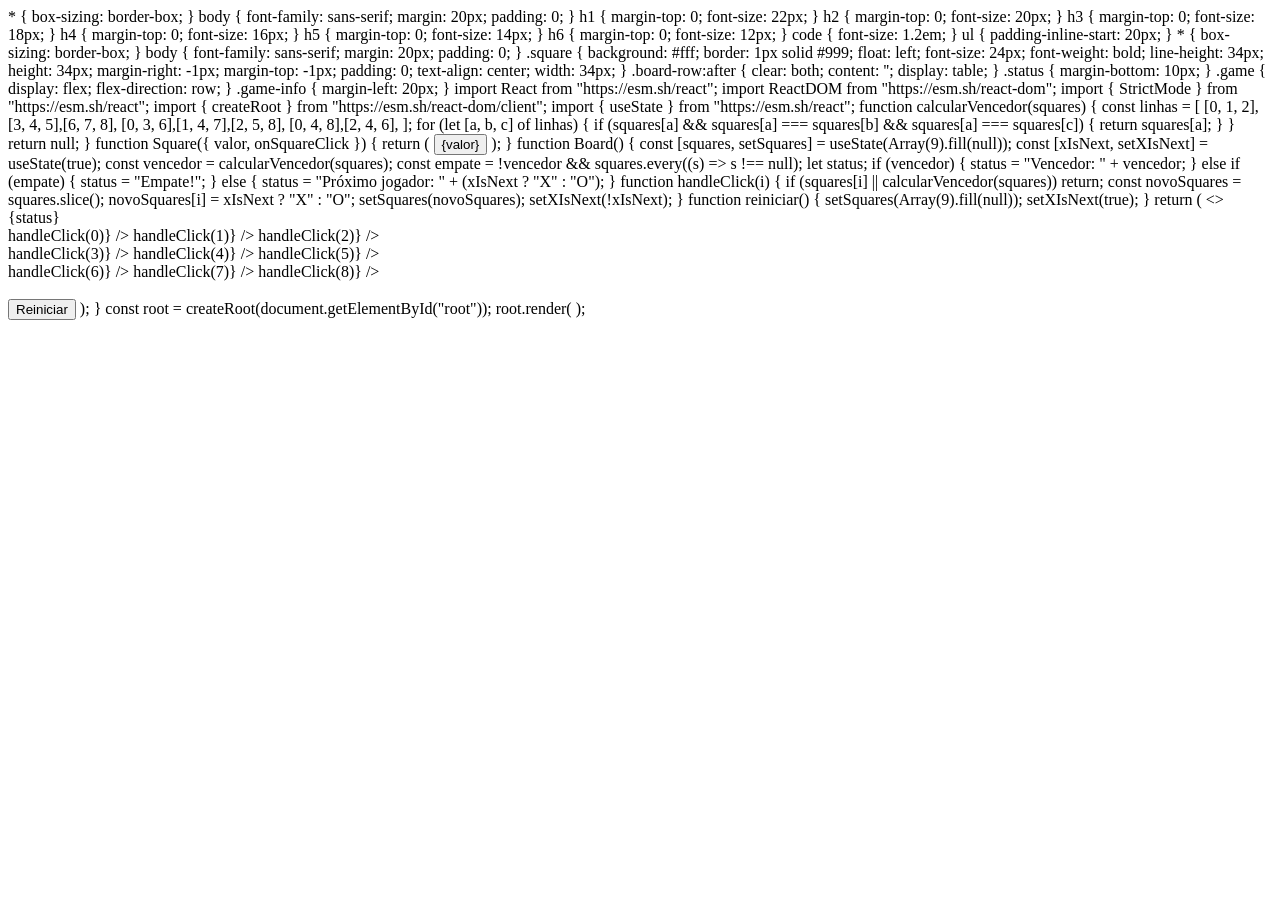
<file: Jogo da velha.html>
<html>
  <body>
    <div id= "root"> </div>
    <div class= "board-row"> </div>
  </body>
 </html>
 * {
  box-sizing: border-box;
}

body {
  font-family: sans-serif;
  margin: 20px;
  padding: 0;
}

h1 {
  margin-top: 0;
  font-size: 22px;
}

h2 {
  margin-top: 0;
  font-size: 20px;
}

h3 {
  margin-top: 0;
  font-size: 18px;
}

h4 {
  margin-top: 0;
  font-size: 16px;
}

h5 {
  margin-top: 0;
  font-size: 14px;
}

h6 {
  margin-top: 0;
  font-size: 12px;
}

code {
  font-size: 1.2em;
}

ul {
  padding-inline-start: 20px;
}

* {
  box-sizing: border-box;
}

body {
  font-family: sans-serif;
  margin: 20px;
  padding: 0;
}

.square {
  background: #fff;
  border: 1px solid #999;
  float: left;
  font-size: 24px;
  font-weight: bold;
  line-height: 34px;
  height: 34px;
  margin-right: -1px;
  margin-top: -1px;
  padding: 0;
  text-align: center;
  width: 34px;
}

.board-row:after {
  clear: both;
  content: '';
  display: table;
}

.status {
  margin-bottom: 10px;
}
.game {
  display: flex;
  flex-direction: row;
}

.game-info {
  margin-left: 20px;
}

import React from "https://esm.sh/react";
import ReactDOM from "https://esm.sh/react-dom";
import { StrictMode } from "https://esm.sh/react";
import { createRoot } from "https://esm.sh/react-dom/client";
import { useState } from "https://esm.sh/react";

function calcularVencedor(squares) {
  const linhas = [
    [0, 1, 2],[3, 4, 5],[6, 7, 8],
    [0, 3, 6],[1, 4, 7],[2, 5, 8],
    [0, 4, 8],[2, 4, 6],
  ];
  for (let [a, b, c] of linhas) {
    if (squares[a] && squares[a] === squares[b] && squares[a] === squares[c]) {
      return squares[a];
    }
  }
  return null;
}

function Square({ valor, onSquareClick }) {
  return (
    <button className="square" onClick={onSquareClick}>
      {valor}
    </button>
  );
}

function Board() {
  const [squares, setSquares] = useState(Array(9).fill(null));
  const [xIsNext, setXIsNext] = useState(true);

  const vencedor = calcularVencedor(squares);
  const empate = !vencedor && squares.every((s) => s !== null);

  let status;
  if (vencedor) {
    status = "Vencedor: " + vencedor;
  } else if (empate) {
    status = "Empate!";
  } else {
    status = "Próximo jogador: " + (xIsNext ? "X" : "O");
  }

  function handleClick(i) {
    if (squares[i] || calcularVencedor(squares)) return;
    const novoSquares = squares.slice();
    novoSquares[i] = xIsNext ? "X" : "O";
    setSquares(novoSquares);
    setXIsNext(!xIsNext);
  }

  function reiniciar() {
    setSquares(Array(9).fill(null));
    setXIsNext(true);
  }

  return (
    <>
      <div className="status">{status}</div>
      <div className="board-row">
        <Square valor={squares[0]} onSquareClick={() => handleClick(0)} />
        <Square valor={squares[1]} onSquareClick={() => handleClick(1)} />
        <Square valor={squares[2]} onSquareClick={() => handleClick(2)} />
      </div>
      <div className="board-row">
        <Square valor={squares[3]} onSquareClick={() => handleClick(3)} />
        <Square valor={squares[4]} onSquareClick={() => handleClick(4)} />
        <Square valor={squares[5]} onSquareClick={() => handleClick(5)} />
      </div>
      <div className="board-row">
        <Square valor={squares[6]} onSquareClick={() => handleClick(6)} />
        <Square valor={squares[7]} onSquareClick={() => handleClick(7)} />
        <Square valor={squares[8]} onSquareClick={() => handleClick(8)} />
      </div>
      <br />
      <button onClick={reiniciar} style={{marginTop:"8px", padding:"4px 12px", cursor:"pointer"}}>
        Reiniciar
      </button>
    </>
  );
}

const root = createRoot(document.getElementById("root"));
root.render(
  <StrictMode>
    <Board />
  </StrictMode>
);
</file>
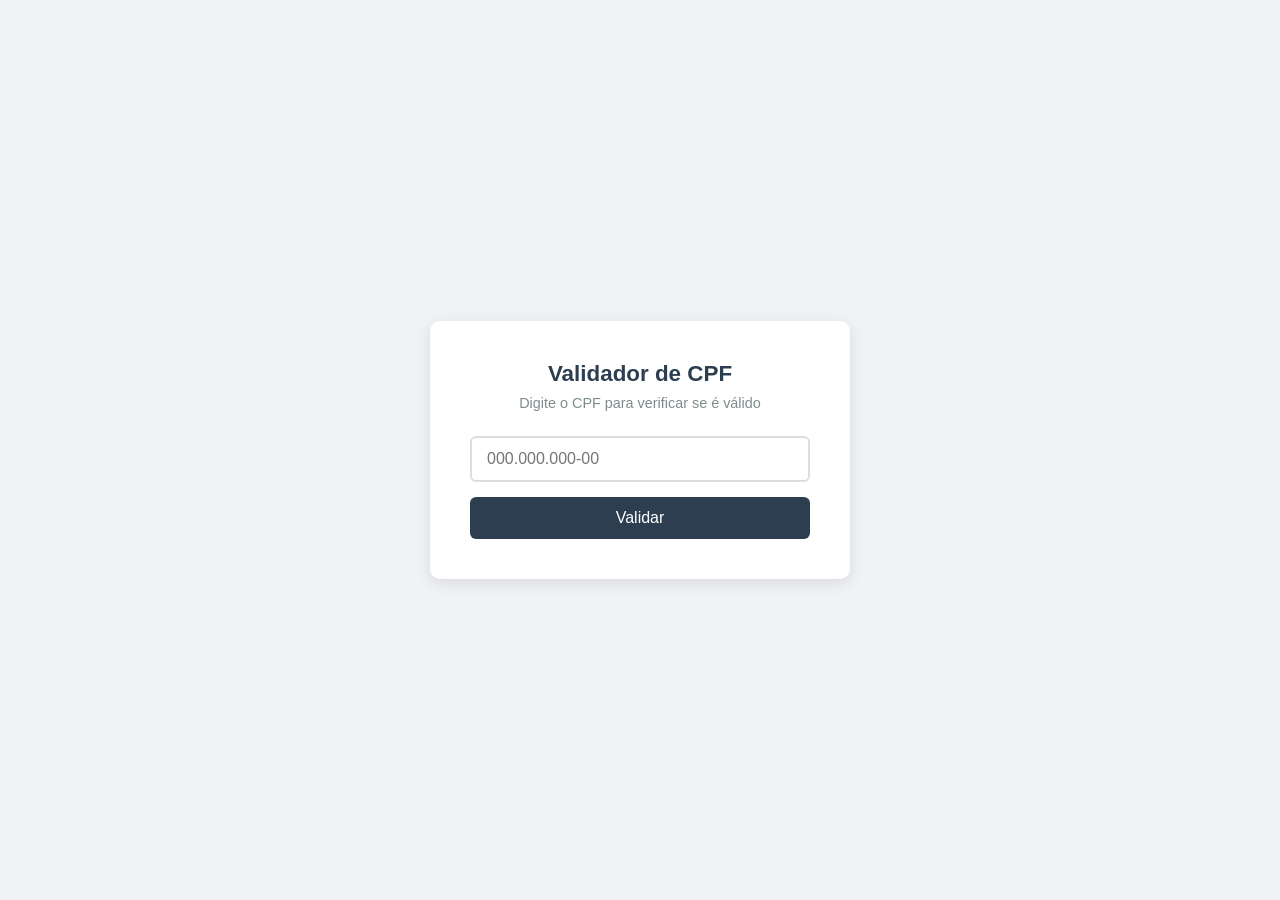
<file: Semana 09 atividade/ex01-validador-cpf.html>
<!DOCTYPE html>
<html lang="pt-br">
<head>
    <meta charset="UTF-8">
    <meta name="viewport" content="width=device-width, initial-scale=1.0">
    <title>Exercício 01 - Validador de CPF</title>
    <style>
        * {
            box-sizing: border-box;
            margin: 0;
            padding: 0;
        }

        body {
            font-family: 'Segoe UI', sans-serif;
            background-color: #f0f2f5;
            display: flex;
            justify-content: center;
            align-items: center;
            min-height: 100vh;
        }

        .card {
            background: #fff;
            padding: 40px;
            border-radius: 10px;
            box-shadow: 0 4px 15px rgba(0,0,0,0.1);
            width: 100%;
            max-width: 420px;
            text-align: center;
        }

        h1 {
            font-size: 1.4em;
            color: #2c3e50;
            margin-bottom: 8px;
        }

        p {
            font-size: 0.9em;
            color: #7f8c8d;
            margin-bottom: 25px;
        }

        input {
            width: 100%;
            padding: 12px 15px;
            border: 2px solid #ddd;
            border-radius: 6px;
            font-size: 1em;
            outline: none;
            transition: border-color 0.2s;
            margin-bottom: 15px;
        }

        input:focus {
            border-color: #3498db;
        }

        button {
            width: 100%;
            padding: 12px;
            background-color: #2c3e50;
            color: white;
            border: none;
            border-radius: 6px;
            font-size: 1em;
            cursor: pointer;
            transition: background 0.2s;
        }

        button:hover {
            background-color: #1a252f;
        }

        #resultado {
            margin-top: 20px;
            padding: 12px;
            border-radius: 6px;
            font-weight: bold;
            font-size: 1em;
            display: none;
        }

        .valido {
            background-color: #d4edda;
            color: #155724;
            border: 1px solid #c3e6cb;
        }

        .invalido {
            background-color: #f8d7da;
            color: #721c24;
            border: 1px solid #f5c6cb;
        }
    </style>
</head>
<body>

<div class="card">
    <h1>Validador de CPF</h1>
    <p>Digite o CPF para verificar se é válido</p>

    <input type="text" id="campoCPF" placeholder="000.000.000-00" maxlength="14">
    <button onclick="validarCPF()">Validar</button>

    <div id="resultado"></div>
</div>

<script>
    // Formata o CPF enquanto digita
    document.getElementById('campoCPF').addEventListener('input', function() {
        let valor = this.value.replace(/\D/g, '');
        if (valor.length <= 11) {
            valor = valor.replace(/(\d{3})(\d)/, '$1.$2');
            valor = valor.replace(/(\d{3})(\d)/, '$1.$2');
            valor = valor.replace(/(\d{3})(\d{1,2})$/, '$1-$2');
        }
        this.value = valor;
    });

    function validarCPF() {
        const campo = document.getElementById('campoCPF');
        const resultado = document.getElementById('resultado');

        // Remove pontos e traço
        const cpf = campo.value.replace(/\D/g, '');

        resultado.style.display = 'block';

        // Checa se tem 11 dígitos ou se todos os números são iguais
        if (cpf.length !== 11 || /^(\d)\1{10}$/.test(cpf)) {
            resultado.className = 'invalido';
            resultado.textContent = '❌ CPF Inválido!';
            return;
        }

        // Cálculo do primeiro dígito verificador
        let soma = 0;
        for (let i = 0; i < 9; i++) {
            soma += parseInt(cpf[i]) * (10 - i);
        }
        let resto = (soma * 10) % 11;
        if (resto === 10) resto = 0;

        if (resto !== parseInt(cpf[9])) {
            resultado.className = 'invalido';
            resultado.textContent = '❌ CPF Inválido!';
            return;
        }

        // Cálculo do segundo dígito verificador
        soma = 0;
        for (let i = 0; i < 10; i++) {
            soma += parseInt(cpf[i]) * (11 - i);
        }
        resto = (soma * 10) % 11;
        if (resto === 10) resto = 0;

        if (resto !== parseInt(cpf[10])) {
            resultado.className = 'invalido';
            resultado.textContent = '❌ CPF Inválido!';
            return;
        }

        resultado.className = 'valido';
        resultado.textContent = '✅ CPF Válido!';
    }
</script>

</body>
</html>
</file>
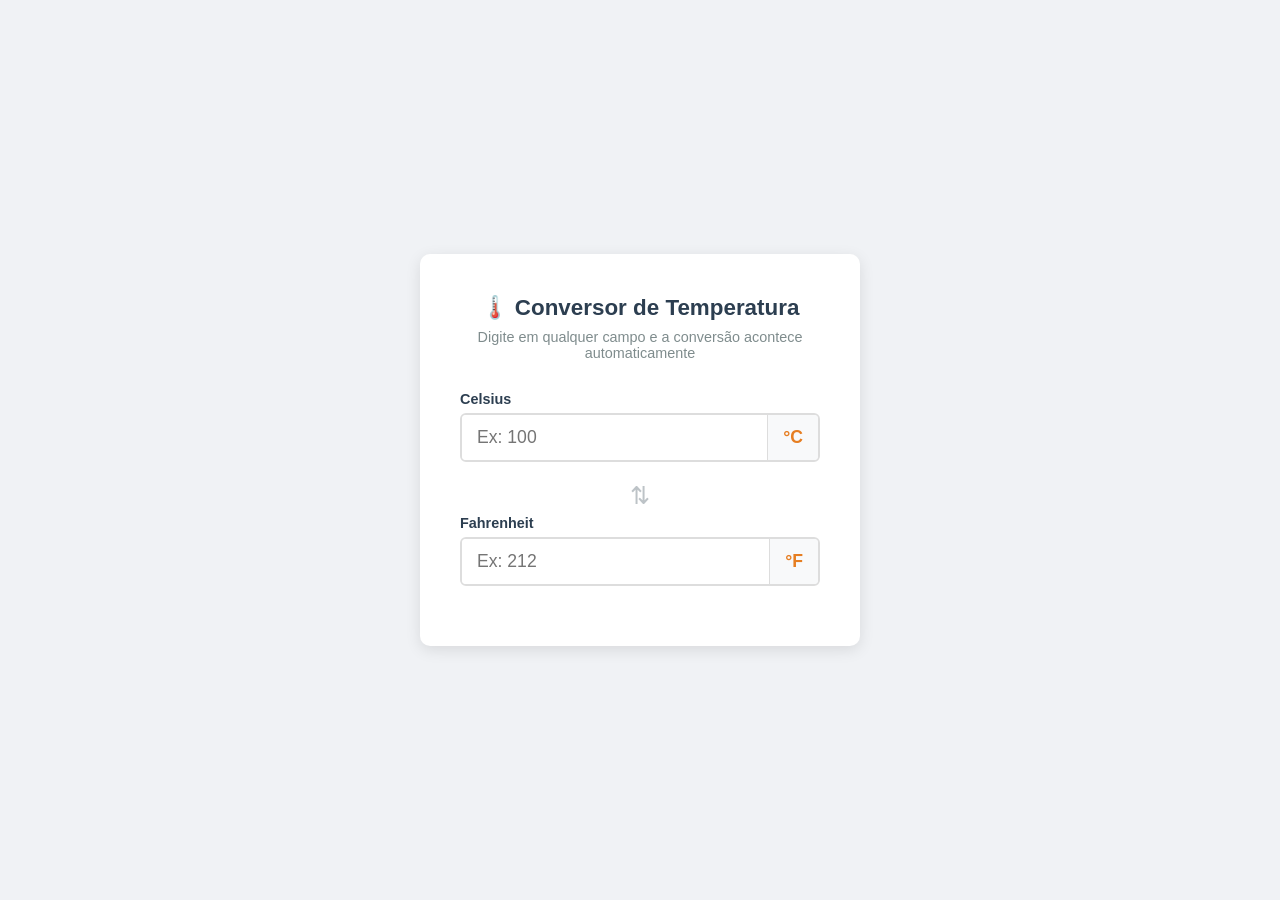
<file: Semana 09 atividade/ex02-conversor-temperatura.html>
<!DOCTYPE html>
<html lang="pt-br">
<head>
    <meta charset="UTF-8">
    <meta name="viewport" content="width=device-width, initial-scale=1.0">
    <title>Exercício 02 - Conversor de Temperatura</title>
    <style>
        * {
            box-sizing: border-box;
            margin: 0;
            padding: 0;
        }

        body {
            font-family: 'Segoe UI', sans-serif;
            background-color: #f0f2f5;
            display: flex;
            justify-content: center;
            align-items: center;
            min-height: 100vh;
        }

        .card {
            background: #fff;
            padding: 40px;
            border-radius: 10px;
            box-shadow: 0 4px 15px rgba(0,0,0,0.1);
            width: 100%;
            max-width: 440px;
            text-align: center;
        }

        h1 {
            font-size: 1.4em;
            color: #2c3e50;
            margin-bottom: 8px;
        }

        p {
            font-size: 0.9em;
            color: #7f8c8d;
            margin-bottom: 30px;
        }

        .grupo {
            margin-bottom: 20px;
            text-align: left;
        }

        label {
            display: block;
            font-size: 0.9em;
            font-weight: 600;
            color: #2c3e50;
            margin-bottom: 6px;
        }

        .input-wrapper {
            display: flex;
            align-items: center;
            border: 2px solid #ddd;
            border-radius: 6px;
            overflow: hidden;
            transition: border-color 0.2s;
        }

        .input-wrapper:focus-within {
            border-color: #e67e22;
        }

        input[type="number"] {
            width: 100%;
            padding: 12px 15px;
            border: none;
            outline: none;
            font-size: 1.1em;
            color: #2c3e50;
        }

        .unidade {
            padding: 12px 15px;
            background-color: #f8f9fa;
            font-weight: bold;
            color: #e67e22;
            font-size: 1.1em;
            border-left: 1px solid #ddd;
        }

        .seta {
            text-align: center;
            font-size: 1.5em;
            color: #bdc3c7;
            margin: 5px 0;
        }
    </style>
</head>
<body>

<div class="card">
    <h1>🌡️ Conversor de Temperatura</h1>
    <p>Digite em qualquer campo e a conversão acontece automaticamente</p>

    <div class="grupo">
        <label for="celsius">Celsius</label>
        <div class="input-wrapper">
            <input type="number" id="celsius" placeholder="Ex: 100" step="0.1">
            <span class="unidade">°C</span>
        </div>
    </div>

    <div class="seta">⇅</div>

    <div class="grupo">
        <label for="fahrenheit">Fahrenheit</label>
        <div class="input-wrapper">
            <input type="number" id="fahrenheit" placeholder="Ex: 212" step="0.1">
            <span class="unidade">°F</span>
        </div>
    </div>
</div>

<script>
    const campoCelsius = document.getElementById('celsius');
    const campoFahrenheit = document.getElementById('fahrenheit');

    campoCelsius.addEventListener('input', function() {
        if (this.value === '') {
            campoFahrenheit.value = '';
            return;
        }
        const c = parseFloat(this.value);
        const f = (c * 9 / 5) + 32;
        campoFahrenheit.value = f.toFixed(2);
    });

    campoFahrenheit.addEventListener('input', function() {
        if (this.value === '') {
            campoCelsius.value = '';
            return;
        }
        const f = parseFloat(this.value);
        const c = (f - 32) * 5 / 9;
        campoCelsius.value = c.toFixed(2);
    });
</script>

</body>
</html>
</file>
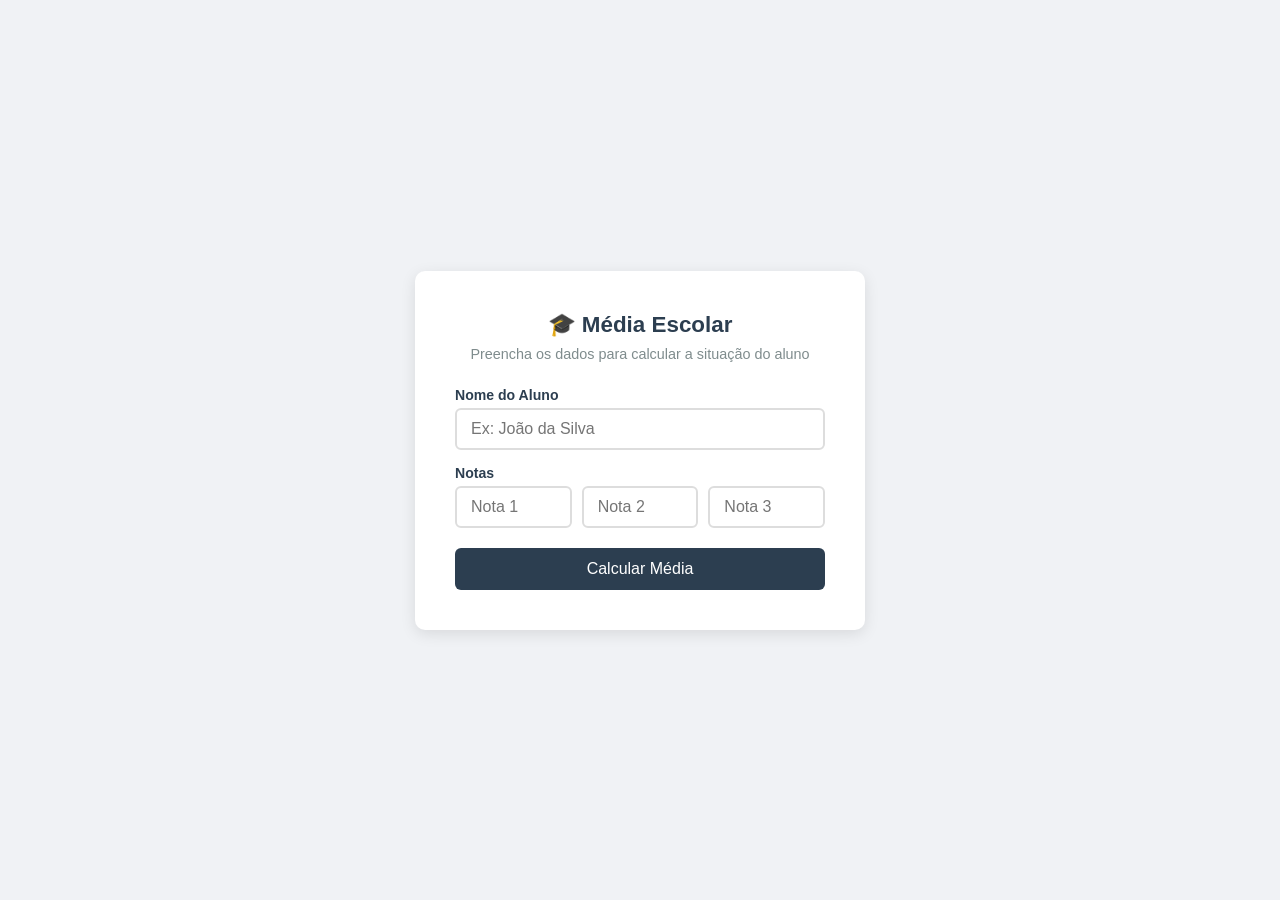
<file: Semana 09 atividade/ex03-media-escolar.html>
<!DOCTYPE html>
<html lang="pt-br">
<head>
    <meta charset="UTF-8">
    <meta name="viewport" content="width=device-width, initial-scale=1.0">
    <title>Exercício 03 - Média Escolar</title>
    <style>
        * {
            box-sizing: border-box;
            margin: 0;
            padding: 0;
        }

        body {
            font-family: 'Segoe UI', sans-serif;
            background-color: #f0f2f5;
            display: flex;
            justify-content: center;
            align-items: center;
            min-height: 100vh;
        }

        .card {
            background: #fff;
            padding: 40px;
            border-radius: 10px;
            box-shadow: 0 4px 15px rgba(0,0,0,0.1);
            width: 100%;
            max-width: 450px;
        }

        h1 {
            font-size: 1.4em;
            color: #2c3e50;
            margin-bottom: 8px;
            text-align: center;
        }

        p.subtitulo {
            font-size: 0.9em;
            color: #7f8c8d;
            margin-bottom: 25px;
            text-align: center;
        }

        .grupo {
            margin-bottom: 15px;
        }

        label {
            display: block;
            font-size: 0.88em;
            font-weight: 600;
            color: #2c3e50;
            margin-bottom: 5px;
        }

        input {
            width: 100%;
            padding: 10px 14px;
            border: 2px solid #ddd;
            border-radius: 6px;
            font-size: 1em;
            outline: none;
            transition: border-color 0.2s;
        }

        input:focus {
            border-color: #3498db;
        }

        .notas {
            display: grid;
            grid-template-columns: 1fr 1fr 1fr;
            gap: 10px;
            margin-bottom: 20px;
        }

        button {
            width: 100%;
            padding: 12px;
            background-color: #2c3e50;
            color: white;
            border: none;
            border-radius: 6px;
            font-size: 1em;
            cursor: pointer;
            transition: background 0.2s;
        }

        button:hover {
            background-color: #1a252f;
        }

        #resultado {
            margin-top: 20px;
            padding: 15px;
            border-radius: 6px;
            display: none;
        }

        #resultado h2 {
            font-size: 1em;
            margin-bottom: 5px;
        }

        #resultado p {
            font-size: 0.95em;
        }

        .aprovado {
            background-color: #d6eaf8;
            color: #1a5276;
            border: 1px solid #aed6f1;
        }

        .exame {
            background-color: #d4edda;
            color: #155724;
            border: 1px solid #c3e6cb;
        }

        .reprovado {
            background-color: #f8d7da;
            color: #721c24;
            border: 1px solid #f5c6cb;
        }
    </style>
</head>
<body>

<div class="card">
    <h1>🎓 Média Escolar</h1>
    <p class="subtitulo">Preencha os dados para calcular a situação do aluno</p>

    <div class="grupo">
        <label for="nomeAluno">Nome do Aluno</label>
        <input type="text" id="nomeAluno" placeholder="Ex: João da Silva">
    </div>

    <label>Notas</label>
    <div class="notas">
        <div>
            <input type="number" id="nota1" placeholder="Nota 1" min="0" max="10" step="0.1">
        </div>
        <div>
            <input type="number" id="nota2" placeholder="Nota 2" min="0" max="10" step="0.1">
        </div>
        <div>
            <input type="number" id="nota3" placeholder="Nota 3" min="0" max="10" step="0.1">
        </div>
    </div>

    <button onclick="calcularMedia()">Calcular Média</button>

    <div id="resultado"></div>
</div>

<script>
    function calcularMedia() {
        const nome = document.getElementById('nomeAluno').value.trim();
        const nota1 = Number(document.getElementById('nota1').value);
        const nota2 = Number(document.getElementById('nota2').value);
        const nota3 = Number(document.getElementById('nota3').value);
        const resultado = document.getElementById('resultado');

        if (nome === '') {
            alert('Por favor, informe o nome do aluno.');
            return;
        }

        const media = (nota1 + nota2 + nota3) / 3;
        resultado.style.display = 'block';

        if (media >= 7.0) {
            resultado.className = 'aprovado';
            resultado.innerHTML = `
                <h2>✅ ${nome} foi Aprovado(a)!</h2>
                <p>Média final: <strong>${media.toFixed(2)}</strong></p>
            `;
        } else if (media >= 4.0) {
            const faltando = (10 - media).toFixed(2);
            resultado.className = 'exame';
            resultado.innerHTML = `
                <h2>⚠️ ${nome} está em Exame!</h2>
                <p>Média final: <strong>${media.toFixed(2)}</strong></p>
                <p>Faltam <strong>${faltando}</strong> pontos para atingir 10.</p>
            `;
        } else {
            resultado.className = 'reprovado';
            resultado.innerHTML = `
                <h2>❌ ${nome} foi Reprovado(a)!</h2>
                <p>Média final: <strong>${media.toFixed(2)}</strong></p>
            `;
        }
    }
</script>

</body>
</html>
</file>
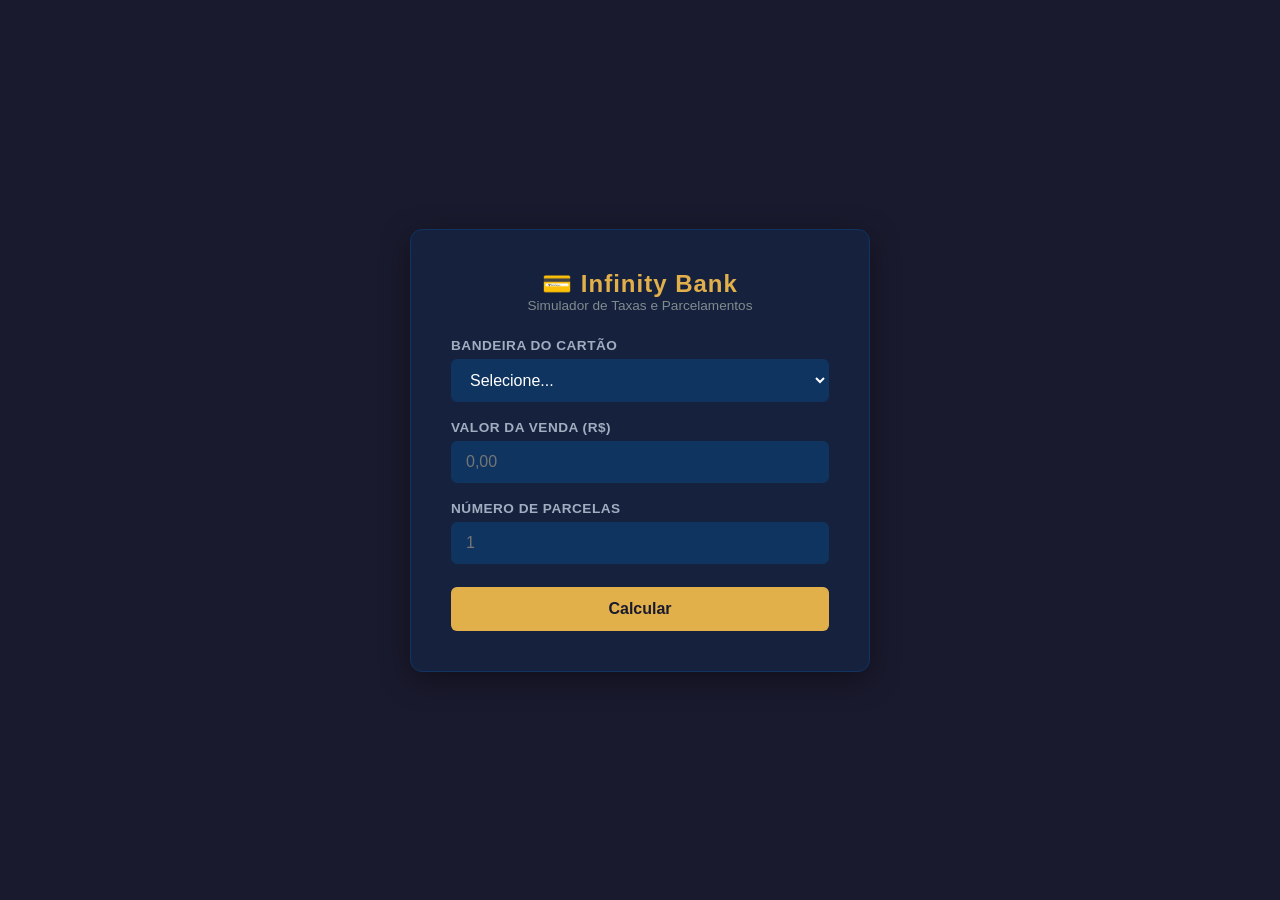
<file: Semana 09 atividade/ex04-infinity-bank.html>
<!DOCTYPE html>
<html lang="pt-br">
<head>
    <meta charset="UTF-8">
    <meta name="viewport" content="width=device-width, initial-scale=1.0">
    <title>Exercício 04 - Infinity Bank</title>
    <style>
        * {
            box-sizing: border-box;
            margin: 0;
            padding: 0;
        }

        body {
            font-family: 'Segoe UI', sans-serif;
            background-color: #1a1a2e;
            display: flex;
            justify-content: center;
            align-items: center;
            min-height: 100vh;
        }

        .card {
            background: #16213e;
            padding: 40px;
            border-radius: 12px;
            box-shadow: 0 8px 30px rgba(0,0,0,0.4);
            width: 100%;
            max-width: 460px;
            border: 1px solid #0f3460;
        }

        .logo {
            text-align: center;
            margin-bottom: 25px;
        }

        .logo h1 {
            font-size: 1.5em;
            color: #e2b04a;
            letter-spacing: 1px;
        }

        .logo p {
            font-size: 0.85em;
            color: #7f8c8d;
        }

        .grupo {
            margin-bottom: 18px;
        }

        label {
            display: block;
            font-size: 0.85em;
            font-weight: 600;
            color: #a0aec0;
            margin-bottom: 6px;
            text-transform: uppercase;
            letter-spacing: 0.5px;
        }

        input[type="number"],
        select {
            width: 100%;
            padding: 11px 14px;
            border: 1px solid #0f3460;
            border-radius: 6px;
            font-size: 1em;
            outline: none;
            background-color: #0f3460;
            color: #fff;
            transition: border-color 0.2s;
        }

        input[type="number"]:focus,
        select:focus {
            border-color: #e2b04a;
        }

        select option {
            background-color: #16213e;
        }

        button {
            width: 100%;
            padding: 13px;
            background-color: #e2b04a;
            color: #1a1a2e;
            border: none;
            border-radius: 6px;
            font-size: 1em;
            font-weight: bold;
            cursor: pointer;
            margin-top: 5px;
            transition: background 0.2s;
        }

        button:hover {
            background-color: #c9922e;
        }

        #resultado {
            margin-top: 25px;
            display: none;
        }

        .divider {
            border: none;
            border-top: 1px solid #0f3460;
            margin: 15px 0;
        }

        .linha {
            display: flex;
            justify-content: space-between;
            margin-bottom: 10px;
            font-size: 0.95em;
        }

        .linha span:first-child {
            color: #a0aec0;
        }

        .linha span:last-child {
            color: #fff;
            font-weight: 600;
        }

        .total {
            display: flex;
            justify-content: space-between;
            font-size: 1.05em;
            margin-top: 5px;
        }

        .total span:first-child {
            color: #e2b04a;
            font-weight: bold;
        }

        .total span:last-child {
            color: #e2b04a;
            font-weight: bold;
            font-size: 1.2em;
        }
    </style>
</head>
<body>

<div class="card">
    <div class="logo">
        <h1>💳 Infinity Bank</h1>
        <p>Simulador de Taxas e Parcelamentos</p>
    </div>

    <div class="grupo">
        <label for="bandeira">Bandeira do Cartão</label>
        <select id="bandeira">
            <option value="">Selecione...</option>
            <option value="visa">Visa (2%)</option>
            <option value="master">Mastercard (1,85%)</option>
            <option value="elo">Elo (3%)</option>
        </select>
    </div>

    <div class="grupo">
        <label for="valor">Valor da Venda (R$)</label>
        <input type="number" id="valor" placeholder="0,00" min="0" step="0.01">
    </div>

    <div class="grupo">
        <label for="parcelas">Número de Parcelas</label>
        <input type="number" id="parcelas" placeholder="1" min="1" max="12">
    </div>

    <button onclick="calcular()">Calcular</button>

    <div id="resultado">
        <hr class="divider">
        <div class="linha">
            <span>Valor da Venda</span>
            <span id="exibValor">—</span>
        </div>
        <div class="linha">
            <span>Taxa da Bandeira</span>
            <span id="exibTaxa">—</span>
        </div>
        <div class="linha">
            <span>Juros Totais</span>
            <span id="exibJuros">—</span>
        </div>
        <div class="linha">
            <span>Taxa Mensal (R$ 12,50/mês)</span>
            <span id="exibTaxaMensal">—</span>
        </div>
        <hr class="divider">
        <div class="total">
            <span>Valor Total</span>
            <span id="exibTotal">—</span>
        </div>
        <hr class="divider">
        <div class="total">
            <span>Valor por Parcela</span>
            <span id="exibParcela">—</span>
        </div>
    </div>
</div>

<script>
    function calcular() {
        const bandeira = document.getElementById('bandeira').value;
        const valor = parseFloat(document.getElementById('valor').value);
        const parcelas = parseInt(document.getElementById('parcelas').value);

        if (!bandeira || isNaN(valor) || isNaN(parcelas) || valor <= 0 || parcelas < 1) {
            alert('Preencha todos os campos corretamente.');
            return;
        }

        // Taxa da bandeira usando switch
        let taxaBandeira = 0;
        switch (bandeira) {
            case 'visa':
                taxaBandeira = 0.02;
                break;
            case 'master':
                taxaBandeira = 0.0185;
                break;
            case 'elo':
                taxaBandeira = 0.03;
                break;
        }

        const valorTaxa = valor * taxaBandeira;
        const juros = valor * (0.015 * parcelas); // Juros simples de 0.35% ao mês por parcela (0.015 total por parcela conforme fórmula do exercício)
        const taxaMensal = 12.50 * parcelas;
        const valorTotal = valor + valorTaxa + juros + taxaMensal;
        const valorParcela = valorTotal / parcelas;

        // Exibe o resultado
        document.getElementById('exibValor').textContent = 'R$ ' + valor.toFixed(2);
        document.getElementById('exibTaxa').textContent = 'R$ ' + valorTaxa.toFixed(2);
        document.getElementById('exibJuros').textContent = 'R$ ' + juros.toFixed(2);
        document.getElementById('exibTaxaMensal').textContent = 'R$ ' + taxaMensal.toFixed(2);
        document.getElementById('exibTotal').textContent = 'R$ ' + valorTotal.toFixed(2);
        document.getElementById('exibParcela').textContent = 'R$ ' + valorParcela.toFixed(2);

        document.getElementById('resultado').style.display = 'block';
    }
</script>

</body>
</html>
</file>
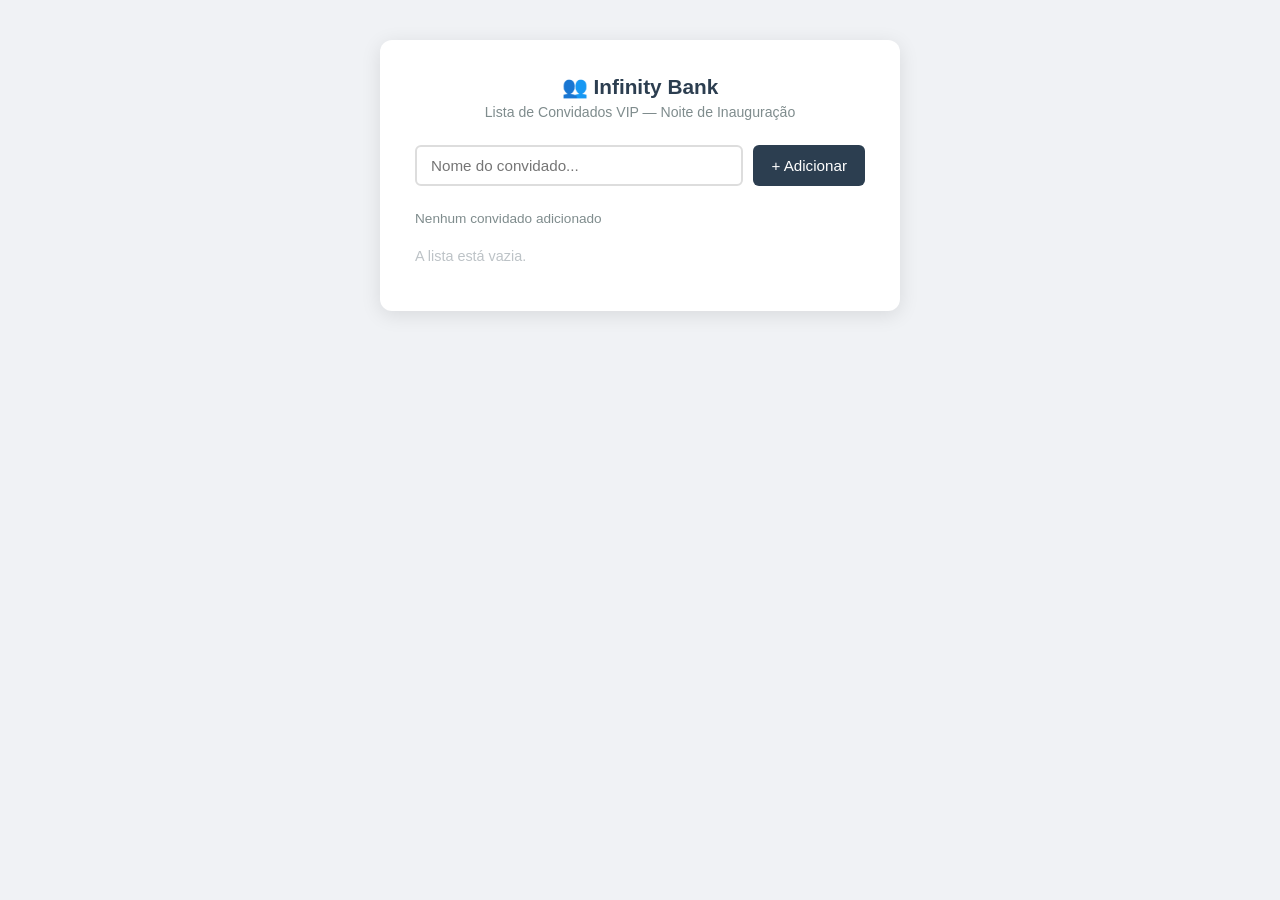
<file: Semana 09 atividade/ex05-convidados-vip.html>
<!DOCTYPE html>
<html lang="pt-br">
<head>
    <meta charset="UTF-8">
    <meta name="viewport" content="width=device-width, initial-scale=1.0">
    <title>Exercício 05 - Convidados VIP</title>
    <style>
        * {
            box-sizing: border-box;
            margin: 0;
            padding: 0;
        }

        body {
            font-family: 'Segoe UI', sans-serif;
            background-color: #f0f2f5;
            display: flex;
            justify-content: center;
            align-items: flex-start;
            min-height: 100vh;
            padding: 40px 20px;
        }

        .card {
            background: #fff;
            padding: 35px;
            border-radius: 12px;
            box-shadow: 0 4px 20px rgba(0,0,0,0.1);
            width: 100%;
            max-width: 520px;
        }

        .card-header {
            text-align: center;
            margin-bottom: 25px;
        }

        .card-header h1 {
            font-size: 1.3em;
            color: #2c3e50;
        }

        .card-header p {
            font-size: 0.88em;
            color: #7f8c8d;
            margin-top: 5px;
        }

        .adicionar {
            display: flex;
            gap: 10px;
            margin-bottom: 25px;
        }

        .adicionar input {
            flex: 1;
            padding: 10px 14px;
            border: 2px solid #ddd;
            border-radius: 6px;
            font-size: 0.95em;
            outline: none;
            transition: border-color 0.2s;
        }

        .adicionar input:focus {
            border-color: #2c3e50;
        }

        .adicionar button {
            padding: 10px 18px;
            background-color: #2c3e50;
            color: white;
            border: none;
            border-radius: 6px;
            font-size: 0.95em;
            cursor: pointer;
            white-space: nowrap;
            transition: background 0.2s;
        }

        .adicionar button:hover {
            background-color: #1a252f;
        }

        #contador {
            font-size: 0.85em;
            color: #7f8c8d;
            margin-bottom: 10px;
        }

        #listaConvidados {
            list-style: none;
            padding: 0;
        }

        #listaConvidados li {
            display: flex;
            align-items: center;
            justify-content: space-between;
            padding: 12px 0;
            border-bottom: 1px solid #f0f0f0;
            gap: 10px;
        }

        #listaConvidados li:last-child {
            border-bottom: none;
        }

        .nome-convidado {
            flex: 1;
            font-size: 0.95em;
            color: #2c3e50;
            transition: all 0.2s;
        }

        .nome-convidado.presente {
            text-decoration: line-through;
            color: #bdc3c7;
        }

        .acoes {
            display: flex;
            gap: 6px;
        }

        .acoes button {
            padding: 5px 10px;
            border: none;
            border-radius: 5px;
            font-size: 0.8em;
            cursor: pointer;
            transition: opacity 0.2s;
        }

        .acoes button:hover {
            opacity: 0.8;
        }

        .btn-concluir {
            background-color: #27ae60;
            color: white;
        }

        .btn-editar {
            background-color: #f39c12;
            color: white;
        }

        .btn-excluir {
            background-color: #e74c3c;
            color: white;
        }

        .lista-vazia {
            text-align: center;
            padding: 30px 0;
            color: #bdc3c7;
            font-size: 0.9em;
        }
    </style>
</head>
<body>

<div class="card">
    <div class="card-header">
        <h1>👥 Infinity Bank</h1>
        <p>Lista de Convidados VIP — Noite de Inauguração</p>
    </div>

    <div class="adicionar">
        <input type="text" id="campoNome" placeholder="Nome do convidado...">
        <button onclick="adicionarConvidado()">+ Adicionar</button>
    </div>

    <div id="contador">Nenhum convidado adicionado</div>
    <ul id="listaConvidados">
        <li class="lista-vazia" id="msgVazia">A lista está vazia.</li>
    </ul>
</div>

<script>
    // Array para guardar os convidados
    let convidados = [];

    // Permite adicionar com Enter
    document.getElementById('campoNome').addEventListener('keydown', function(e) {
        if (e.key === 'Enter') {
            adicionarConvidado();
        }
    });

    function adicionarConvidado() {
        const campo = document.getElementById('campoNome');
        const nome = campo.value.trim();

        if (nome === '') {
            alert('Digite o nome do convidado!');
            return;
        }

        // Adiciona ao array com estado de presença
        convidados.push({ nome: nome, presente: false });
        campo.value = '';
        renderizarLista();
    }

    function concluirConvidado(index) {
        convidados[index].presente = !convidados[index].presente;
        renderizarLista();
    }

    function editarConvidado(index) {
        const novoNome = prompt('Novo nome:', convidados[index].nome);
        if (novoNome !== null && novoNome.trim() !== '') {
            convidados[index].nome = novoNome.trim();
            renderizarLista();
        }
    }

    function excluirConvidado(index) {
        if (confirm('Remover ' + convidados[index].nome + ' da lista?')) {
            convidados.splice(index, 1);
            renderizarLista();
        }
    }

    function renderizarLista() {
        const lista = document.getElementById('listaConvidados');
        const contador = document.getElementById('contador');

        lista.innerHTML = '';

        if (convidados.length === 0) {
            lista.innerHTML = '<li class="lista-vazia">A lista está vazia.</li>';
            contador.textContent = 'Nenhum convidado adicionado';
            return;
        }

        const presentes = convidados.filter(c => c.presente).length;
        contador.textContent = `${convidados.length} convidado(s) — ${presentes} presente(s)`;

        convidados.forEach(function(convidado, index) {
            const li = document.createElement('li');

            const nomeSpan = document.createElement('span');
            nomeSpan.className = 'nome-convidado' + (convidado.presente ? ' presente' : '');
            nomeSpan.textContent = convidado.nome;

            const acoes = document.createElement('div');
            acoes.className = 'acoes';

            const btnConcluir = document.createElement('button');
            btnConcluir.className = 'btn-concluir';
            btnConcluir.textContent = convidado.presente ? 'Desfazer' : 'Concluir';
            btnConcluir.onclick = function() { concluirConvidado(index); };

            const btnEditar = document.createElement('button');
            btnEditar.className = 'btn-editar';
            btnEditar.textContent = 'Editar';
            btnEditar.onclick = function() { editarConvidado(index); };

            const btnExcluir = document.createElement('button');
            btnExcluir.className = 'btn-excluir';
            btnExcluir.textContent = 'Excluir';
            btnExcluir.onclick = function() { excluirConvidado(index); };

            acoes.appendChild(btnConcluir);
            acoes.appendChild(btnEditar);
            acoes.appendChild(btnExcluir);

            li.appendChild(nomeSpan);
            li.appendChild(acoes);
            lista.appendChild(li);
        });
    }
</script>

</body>
</html>
</file>
<file: atividade das 3 provas/prova 1/styles.css>
* {
    margin: 0;
    padding: 0;
    box-sizing: border-box;
}

body {
    font-family: 'Segoe UI', Tahoma, Geneva, Verdana, sans-serif;
    background-color: #f0f4f8;
    color: #333;
    line-height: 1.7;
}

header {
    background-color: #1a3a5c;
    color: white;
    text-align: center;
    padding: 30px 20px 0;
}

header h1 {
    font-size: 2.2em;
    font-weight: 700;
    color: #ffffff;
    margin-bottom: 20px;
}

nav {
    background-color: #14304e;
    display: flex;
    justify-content: center;
    gap: 10px;
    padding: 12px 20px;
    flex-wrap: wrap;
}

nav a {
    color: #f0c040;
    text-decoration: none;
    font-weight: 600;
    font-size: 0.95em;
    padding: 8px 18px;
    border-radius: 20px;
    background-color: rgba(255, 255, 255, 0.08);
}

nav a:hover {
    background-color: rgba(255, 255, 255, 0.2);
}

main {
    max-width: 860px;
    margin: 40px auto;
    padding: 0 20px;
}

/* seções */
.secao {
    background-color: #ffffff;
    border-radius: 10px;
    padding: 28px 32px;
    margin-bottom: 24px;
    box-shadow: 0 2px 8px rgba(0, 0, 0, 0.08);
    border-left: 5px solid #3498db;
}

.secao h2 {
    font-size: 1.4em;
    font-weight: 700;
    color: #1a3a5c;
    margin-bottom: 14px;
}

.secao p {
    font-size: 1em;
    color: #444;
    margin-bottom: 16px;
    text-align: justify;
}

.secao a {
    font-size: 0.9em;
    color: #3498db;
    text-decoration: none;
    font-weight: 600;
}

.secao a:hover {
    text-decoration: underline;
}

.botao-container {
    text-align: center;
    margin: 30px 0;
}

button {
    background-color: #3498db;
    color: white;
    font-size: 1em;
    font-weight: 600;
    border: none;
    border-radius: 8px;
    padding: 12px 28px;
    cursor: pointer;
}

button:hover {
    background-color: #2176ae;
}

#tabela-container {
    text-align: center;
    margin: 20px 0 40px;
}

#tabela-container img {
    border-radius: 8px;
    box-shadow: 0 4px 12px rgba(0, 0, 0, 0.15);
}

footer {
    text-align: center;
    padding: 20px;
    font-size: 0.85em;
    color: #888;
    background-color: #e8edf2;
}
</file>
<file: atividade das 3 provas/prova 2/styles.css>
* {
    margin: 0;
    padding: 0;
    box-sizing: border-box;
}

body {
    font-family: 'Segoe UI', Tahoma, Geneva, Verdana, sans-serif;
    background-color: #f0f4f8;
    color: #333;
    line-height: 1.7;
}

header {
    background-color: #1a3a5c;
    color: white;
    text-align: center;
    padding: 30px 20px;
}

header h1 {
    font-size: 2.2em;
    font-weight: 700;
    color: #ffffff;
    margin-bottom: 6px;
}

header h2 {
    font-size: 1.1em;
    font-weight: 400;
    color: #a8c8e8;
}

main {
    max-width: 960px;
    margin: 40px auto;
    padding: 0 20px;
    display: flex;
    justify-content: center;
    align-items: flex-start;
}

main > div {
    display: flex;
    flex-wrap: wrap;
    gap: 24px;
    justify-content: center;
    width: 100%;
}

/* cards dos grupos */
.card-grupo {
    background-color: #ffffff;
    border: 1px solid #d0dde8;
    border-radius: 12px;
    padding: 24px 28px;
    width: 280px;
    flex: 1 1 240px;
    box-shadow: 0 4px 12px rgba(0, 0, 0, 0.08);
}

.card-grupo h3 {
    font-size: 1.3em;
    font-weight: 700;
    color: #1a3a5c;
    margin-bottom: 12px;
    border-bottom: 2px solid #3498db;
    padding-bottom: 8px;
}

.card-grupo h4 {
    font-size: 0.95em;
    font-weight: 600;
    color: #555;
    margin: 12px 0 8px;
}

.card-grupo ul {
    padding-left: 18px;
    margin-bottom: 16px;
    color: #444;
}

.card-grupo ul li {
    padding: 3px 0;
}

details {
    background-color: #e8f4fd;
    border-radius: 6px;
    padding: 10px 14px;
    border: 1px solid #b8d8f0;
    margin-top: 8px;
}

details summary {
    cursor: pointer;
    font-weight: 600;
    color: #3498db;
    font-size: 0.9em;
}

details p {
    margin-top: 8px;
    font-size: 0.9em;
    color: #555;
}

.botao-container {
    text-align: center;
    margin: 10px 0 40px;
}

button {
    background-color: #3498db;
    color: white;
    font-size: 1em;
    font-weight: 600;
    border: none;
    border-radius: 8px;
    padding: 12px 32px;
    cursor: pointer;
}

button:hover {
    background-color: #2176ae;
}

footer {
    text-align: center;
    padding: 20px;
    font-size: 0.85em;
    color: #888;
    background-color: #e8edf2;
}
</file>
